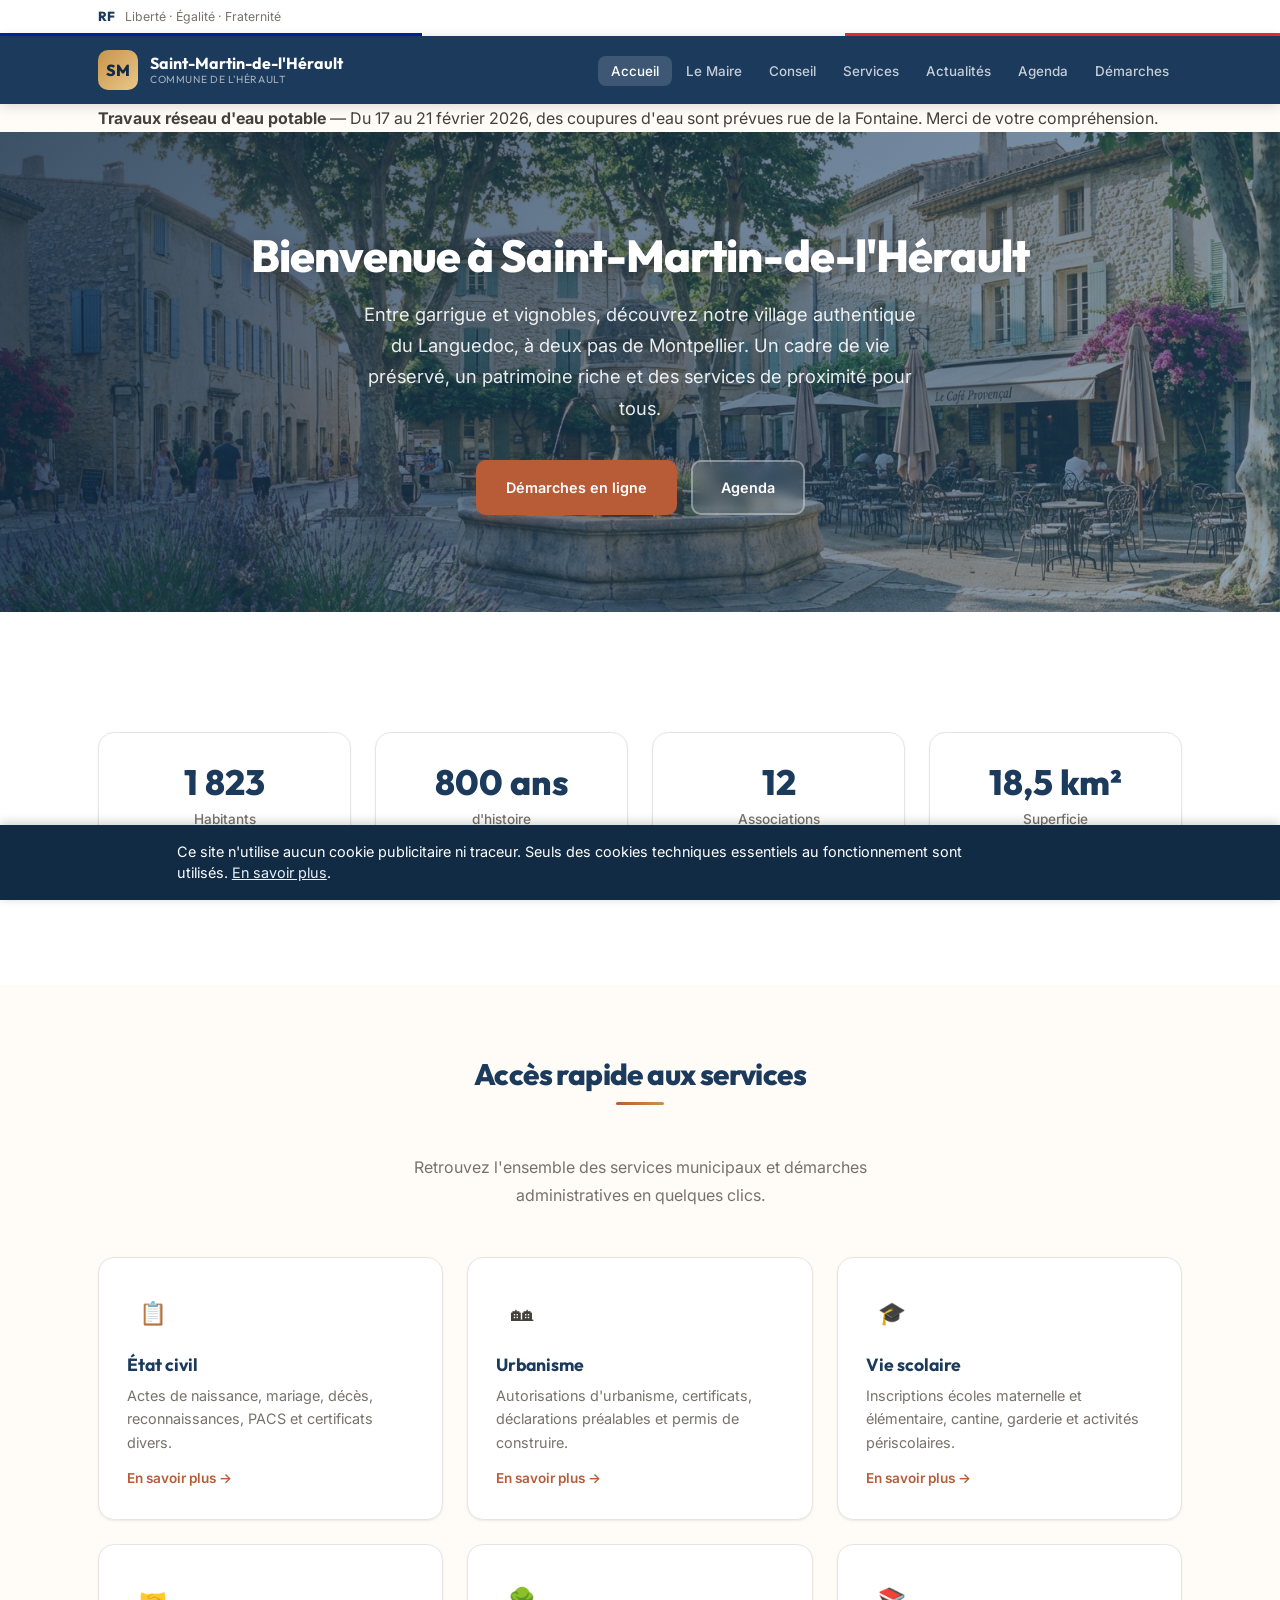
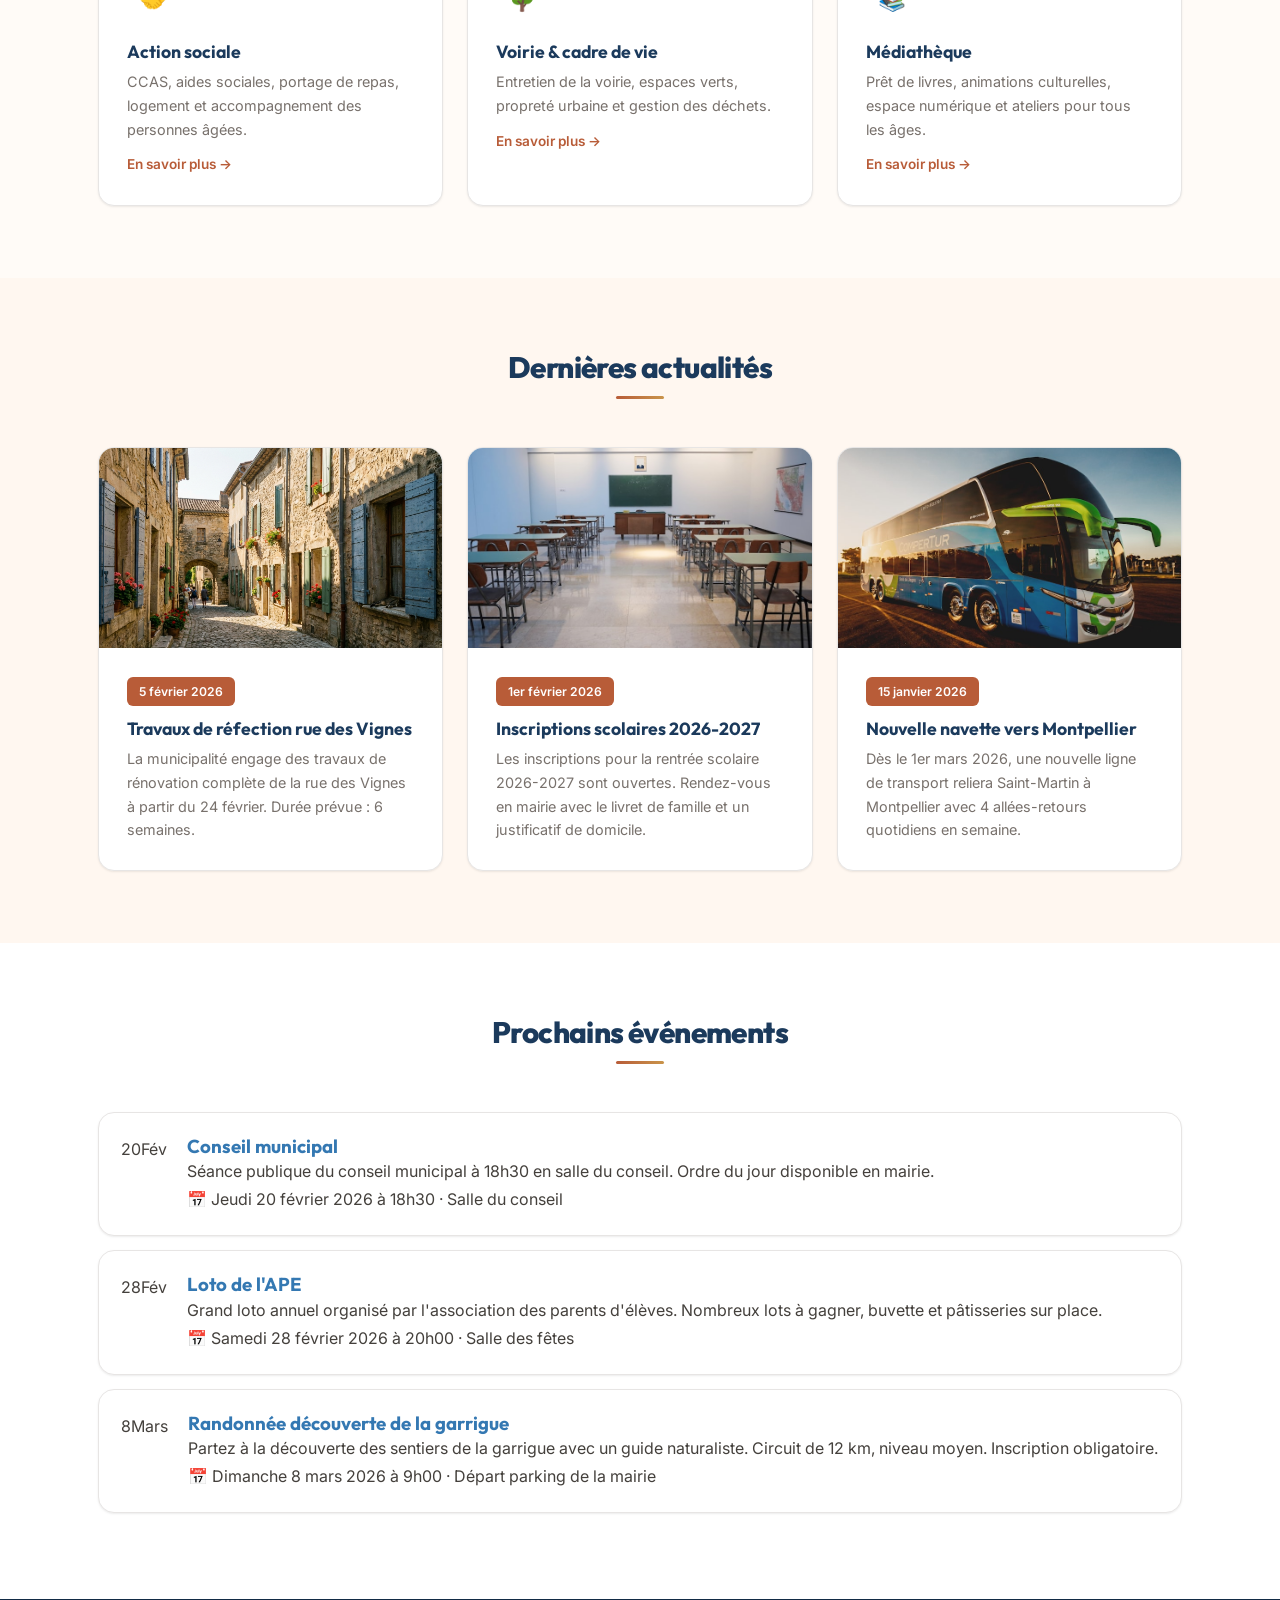
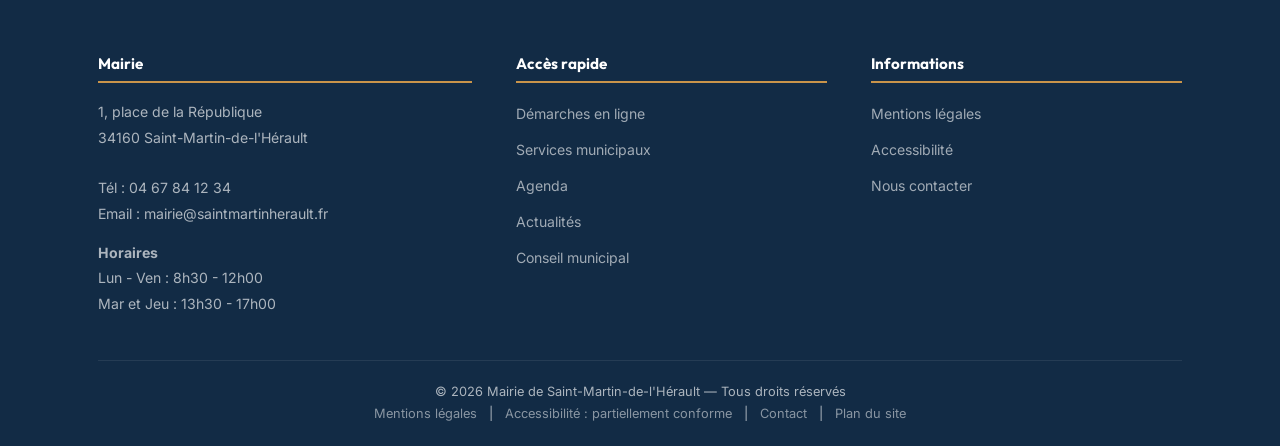
<file: index.html>
<!DOCTYPE html><html lang="fr"><head><meta charset="UTF-8"><meta name="viewport" content="width=device-width, initial-scale=1.0"><title>Mairie de Saint-Martin-de-l'H&eacute;rault &mdash; Site officiel</title><link rel="stylesheet" href="styles.css"></head><body><a href="#contenu" class="skip-link">Aller au contenu principal</a><div class="bandeau-rf"><div class="container"><span class="rf-logo">RF</span> <span class="rf-devise">Libert&eacute; &middot; &Eacute;galit&eacute; &middot; Fraternit&eacute;</span></div></div><header class="site-header" role="banner"><div class="header-main"><div class="site-identity"><div class="blason">SM</div><h1>Saint-Martin-de-l'H&eacute;rault<small>Commune de l'H&eacute;rault</small></h1></div><button class="nav-toggle" aria-label="Menu" aria-expanded="false">&#9776;</button><nav class="nav-main" role="navigation" aria-label="Navigation principale"><ul><li><a href="index.html" aria-current="page">Accueil</a></li><li><a href="mot-du-maire.html">Le Maire</a></li><li><a href="conseil-municipal.html">Conseil</a></li><li><a href="services.html">Services</a></li><li><a href="actualites.html">Actualit&eacute;s</a></li><li><a href="agenda.html">Agenda</a></li><li><a href="demarches.html">D&eacute;marches</a></li></ul></nav></div></header><main id="contenu"><div class="alert"><div class="container"><strong>Travaux r&eacute;seau d'eau potable</strong> &mdash; Du 17 au 21 f&eacute;vrier 2026, des coupures d'eau sont pr&eacute;vues rue de la Fontaine. Merci de votre compr&eacute;hension.</div></div><section class="hero"><div class="hero-bg" style="background-image:url('./images/hero-village.jpg')"></div><div class="hero-content"><div class="container"><h2>Bienvenue &agrave; Saint-Martin-de-l'H&eacute;rault</h2><p>Entre garrigue et vignobles, d&eacute;couvrez notre village authentique du Languedoc, &agrave; deux pas de Montpellier. Un cadre de vie pr&eacute;serv&eacute;, un patrimoine riche et des services de proximit&eacute; pour tous.</p><div class="hero-buttons"><a href="demarches.html" class="btn btn-primary">D&eacute;marches en ligne</a><a href="agenda.html" class="btn btn-outline">Agenda</a></div></div></div></section><section class="section section-alt"><div class="container"><div class="stats-row"><div class="stat-item"><div class="stat-number">1 823</div><div class="stat-label">Habitants</div></div><div class="stat-item"><div class="stat-number">800 ans</div><div class="stat-label">d'histoire</div></div><div class="stat-item"><div class="stat-number">12</div><div class="stat-label">Associations</div></div><div class="stat-item"><div class="stat-number">18,5 km&sup2;</div><div class="stat-label">Superficie</div></div></div></div></section><section class="section"><div class="container"><h2 class="section-title">Acc&egrave;s rapide aux services</h2><hr class="section-divider"><p class="section-subtitle">Retrouvez l'ensemble des services municipaux et d&eacute;marches administratives en quelques clics.</p><div class="cards-grid"><div class="card"><div class="card-body"><div class="card-icon color-blue">&#128203;</div><h3>&Eacute;tat civil</h3><p>Actes de naissance, mariage, d&eacute;c&egrave;s, reconnaissances, PACS et certificats divers.</p><a href="services.html#etat-civil" class="card-link">En savoir plus &rarr;</a></div></div><div class="card"><div class="card-body"><div class="card-icon color-warm">&#127960;</div><h3>Urbanisme</h3><p>Autorisations d'urbanisme, certificats, d&eacute;clarations pr&eacute;alables et permis de construire.</p><a href="services.html#urbanisme" class="card-link">En savoir plus &rarr;</a></div></div><div class="card"><div class="card-body"><div class="card-icon color-ocre">&#127891;</div><h3>Vie scolaire</h3><p>Inscriptions &eacute;coles maternelle et &eacute;l&eacute;mentaire, cantine, garderie et activit&eacute;s p&eacute;riscolaires.</p><a href="services.html#scolaire" class="card-link">En savoir plus &rarr;</a></div></div><div class="card"><div class="card-body"><div class="card-icon color-olive">&#129309;</div><h3>Action sociale</h3><p>CCAS, aides sociales, portage de repas, logement et accompagnement des personnes &acirc;g&eacute;es.</p><a href="services.html#social" class="card-link">En savoir plus &rarr;</a></div></div><div class="card"><div class="card-body"><div class="card-icon color-blue">&#127795;</div><h3>Voirie &amp; cadre de vie</h3><p>Entretien de la voirie, espaces verts, propret&eacute; urbaine et gestion des d&eacute;chets.</p><a href="services.html#voirie" class="card-link">En savoir plus &rarr;</a></div></div><div class="card"><div class="card-body"><div class="card-icon color-warm">&#128218;</div><h3>M&eacute;diath&egrave;que</h3><p>Pr&ecirc;t de livres, animations culturelles, espace num&eacute;rique et ateliers pour tous les &acirc;ges.</p><a href="services.html#mediatheque" class="card-link">En savoir plus &rarr;</a></div></div></div></div></section><section class="section section-warm"><div class="container"><h2 class="section-title">Derni&egrave;res actualit&eacute;s</h2><hr class="section-divider"><div class="cards-grid"><div class="card actu-card"><div class="actu-img"><img src="./images/rue-village.jpg" alt="Travaux de voirie" loading="lazy"></div><div class="card-body"><span class="actu-date">5 f&eacute;vrier 2026</span><h3><a href="actualites.html#travaux-vignes">Travaux de r&eacute;fection rue des Vignes</a></h3><p>La municipalit&eacute; engage des travaux de r&eacute;novation compl&egrave;te de la rue des Vignes &agrave; partir du 24 f&eacute;vrier. Dur&eacute;e pr&eacute;vue&nbsp;: 6 semaines.</p></div></div><div class="card actu-card"><div class="actu-img"><img src="./images/ecole.jpg" alt="&Eacute;cole" loading="lazy"></div><div class="card-body"><span class="actu-date">1er f&eacute;vrier 2026</span><h3><a href="actualites.html#inscriptions-scolaires">Inscriptions scolaires 2026-2027</a></h3><p>Les inscriptions pour la rentr&eacute;e scolaire 2026-2027 sont ouvertes. Rendez-vous en mairie avec le livret de famille et un justificatif de domicile.</p></div></div><div class="card actu-card"><div class="actu-img"><img src="./images/navette.jpg" alt="Transport en commun" loading="lazy"></div><div class="card-body"><span class="actu-date">15 janvier 2026</span><h3><a href="actualites.html#navette-montpellier">Nouvelle navette vers Montpellier</a></h3><p>D&egrave;s le 1er mars 2026, une nouvelle ligne de transport reliera Saint-Martin &agrave; Montpellier avec 4 all&eacute;es-retours quotidiens en semaine.</p></div></div></div></div></section><section class="section section-alt"><div class="container"><h2 class="section-title">Prochains &eacute;v&eacute;nements</h2><hr class="section-divider"><div class="agenda-item"><div class="agenda-date"><span class="agenda-day">20</span><span class="agenda-month">F&eacute;v</span></div><div class="agenda-details"><h3><a href="agenda.html#conseil-20fev">Conseil municipal</a></h3><p>S&eacute;ance publique du conseil municipal &agrave; 18h30 en salle du conseil. Ordre du jour disponible en mairie.</p><p class="agenda-meta">&#128197; Jeudi 20 f&eacute;vrier 2026 &agrave; 18h30 &middot; Salle du conseil</p></div></div><div class="agenda-item"><div class="agenda-date"><span class="agenda-day">28</span><span class="agenda-month">F&eacute;v</span></div><div class="agenda-details"><h3><a href="agenda.html#loto-28fev">Loto de l'APE</a></h3><p>Grand loto annuel organis&eacute; par l'association des parents d'&eacute;l&egrave;ves. Nombreux lots &agrave; gagner, buvette et p&acirc;tisseries sur place.</p><p class="agenda-meta">&#128197; Samedi 28 f&eacute;vrier 2026 &agrave; 20h00 &middot; Salle des f&ecirc;tes</p></div></div><div class="agenda-item"><div class="agenda-date"><span class="agenda-day">8</span><span class="agenda-month">Mars</span></div><div class="agenda-details"><h3><a href="agenda.html#rando-8mars">Randonn&eacute;e d&eacute;couverte de la garrigue</a></h3><p>Partez &agrave; la d&eacute;couverte des sentiers de la garrigue avec un guide naturaliste. Circuit de 12 km, niveau moyen. Inscription obligatoire.</p><p class="agenda-meta">&#128197; Dimanche 8 mars 2026 &agrave; 9h00 &middot; D&eacute;part parking de la mairie</p></div></div></div></section></main><footer class="site-footer" role="contentinfo"><div class="container"><div class="footer-grid"><div class="footer-col"><h4>Mairie</h4><p>1, place de la R&eacute;publique<br>34160 Saint-Martin-de-l'H&eacute;rault<br><br>T&eacute;l&nbsp;: 04 67 84 12 34<br>Email&nbsp;: mairie@saintmartinherault.fr</p><p style="margin-top:14px"><strong>Horaires</strong><br>Lun - Ven&nbsp;: 8h30 - 12h00<br>Mar et Jeu&nbsp;: 13h30 - 17h00</p></div><div class="footer-col"><h4>Acc&egrave;s rapide</h4><ul><li><a href="demarches.html">D&eacute;marches en ligne</a></li><li><a href="services.html">Services municipaux</a></li><li><a href="agenda.html">Agenda</a></li><li><a href="actualites.html">Actualit&eacute;s</a></li><li><a href="conseil-municipal.html">Conseil municipal</a></li></ul></div><div class="footer-col"><h4>Informations</h4><ul><li><a href="mentions-legales.html">Mentions l&eacute;gales</a></li><li><a href="accessibilite.html">Accessibilit&eacute;</a></li><li><a href="demarches.html#contact">Nous contacter</a></li></ul></div></div><div class="footer-bottom"><p>&copy; 2026 Mairie de Saint-Martin-de-l'H&eacute;rault &mdash; Tous droits r&eacute;serv&eacute;s</p><p><a href="mentions-legales.html">Mentions l&eacute;gales</a> | <a href="accessibilite.html">Accessibilit&eacute;&nbsp;: partiellement conforme</a> | <a href="demarches.html#contact">Contact</a> | <a href="sitemap.html">Plan du site</a></p></div></div></footer><div id="cookie-banner" class="cookie-banner" role="region" aria-label="Information cookies" style="display:none"><p>Ce site n'utilise aucun cookie publicitaire ni traceur. Seuls des cookies techniques essentiels au fonctionnement sont utilis&eacute;s. <a href="mentions-legales.html" style="color:var(--bleu-soft);text-decoration:underline">En savoir plus</a>.</p><button class="cookie-btn" type="button">Compris</button></div><script src="main.js"></script></body></html>
</file>
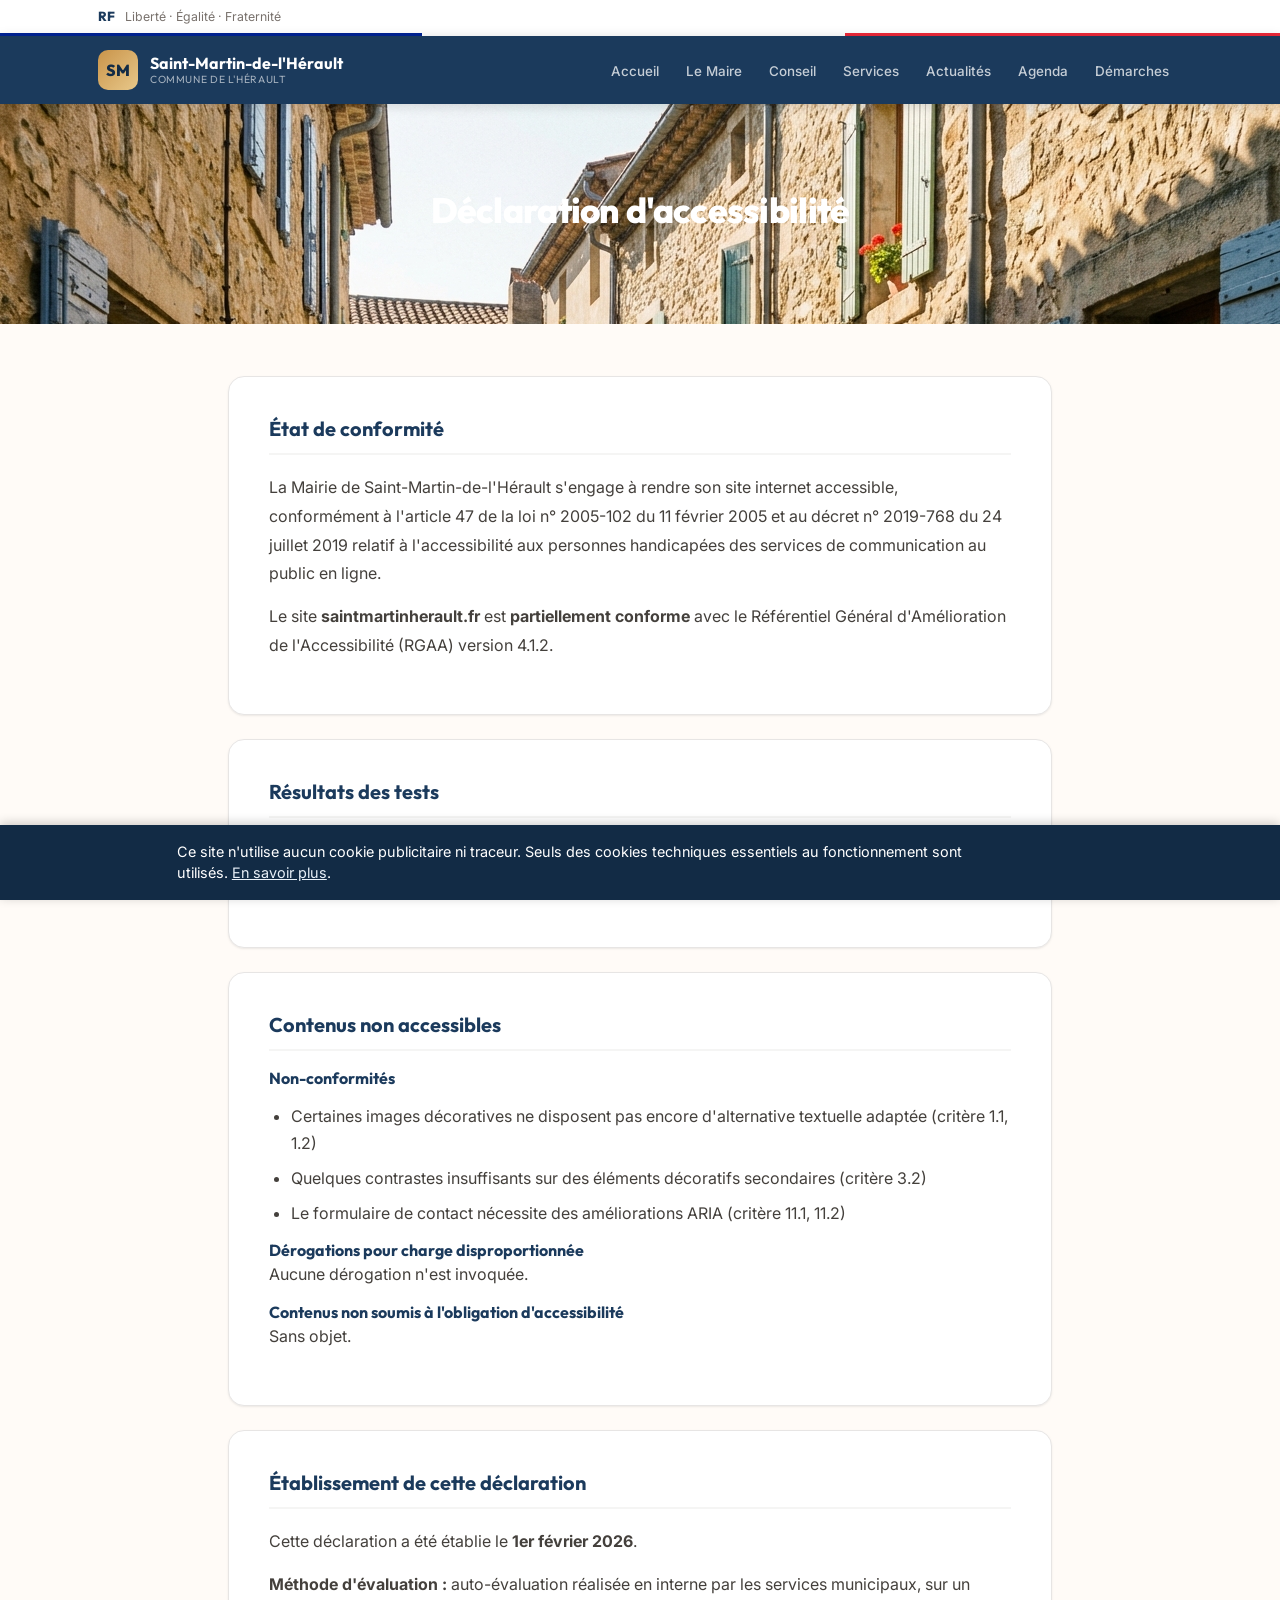
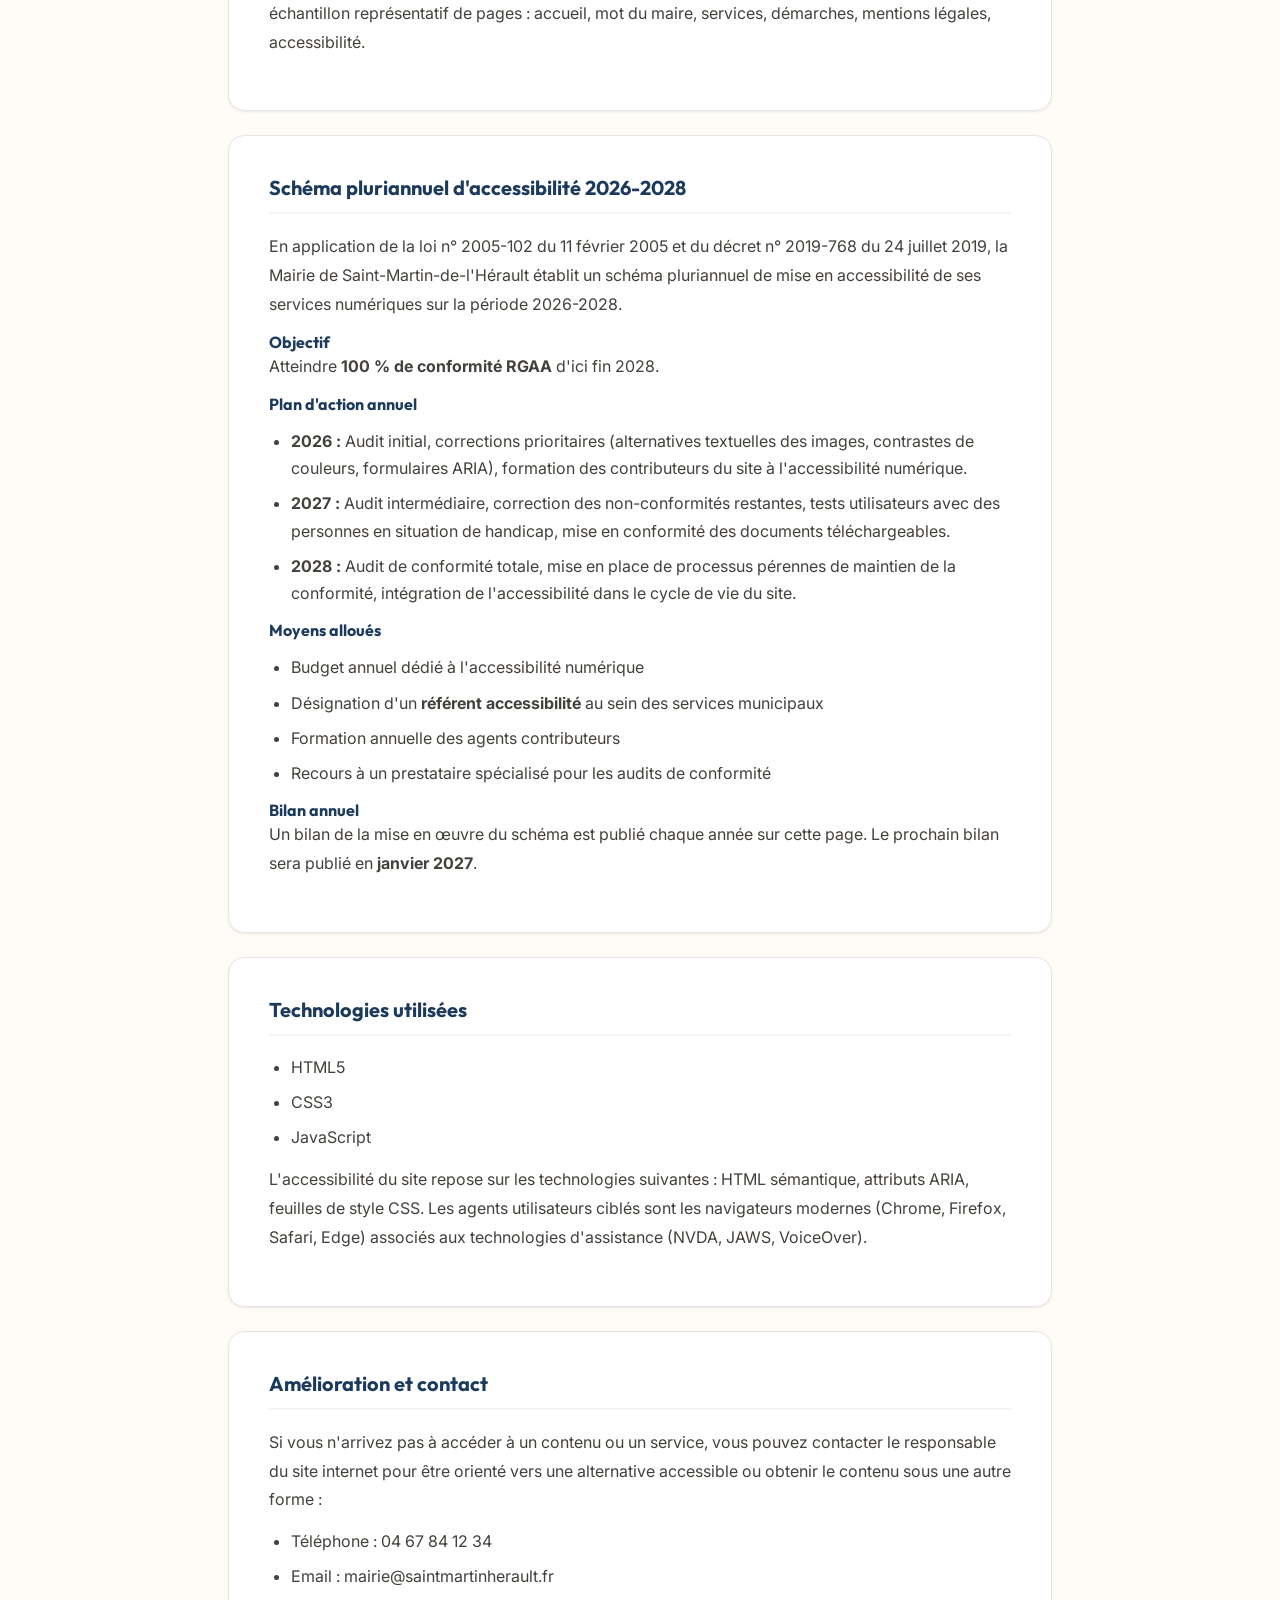
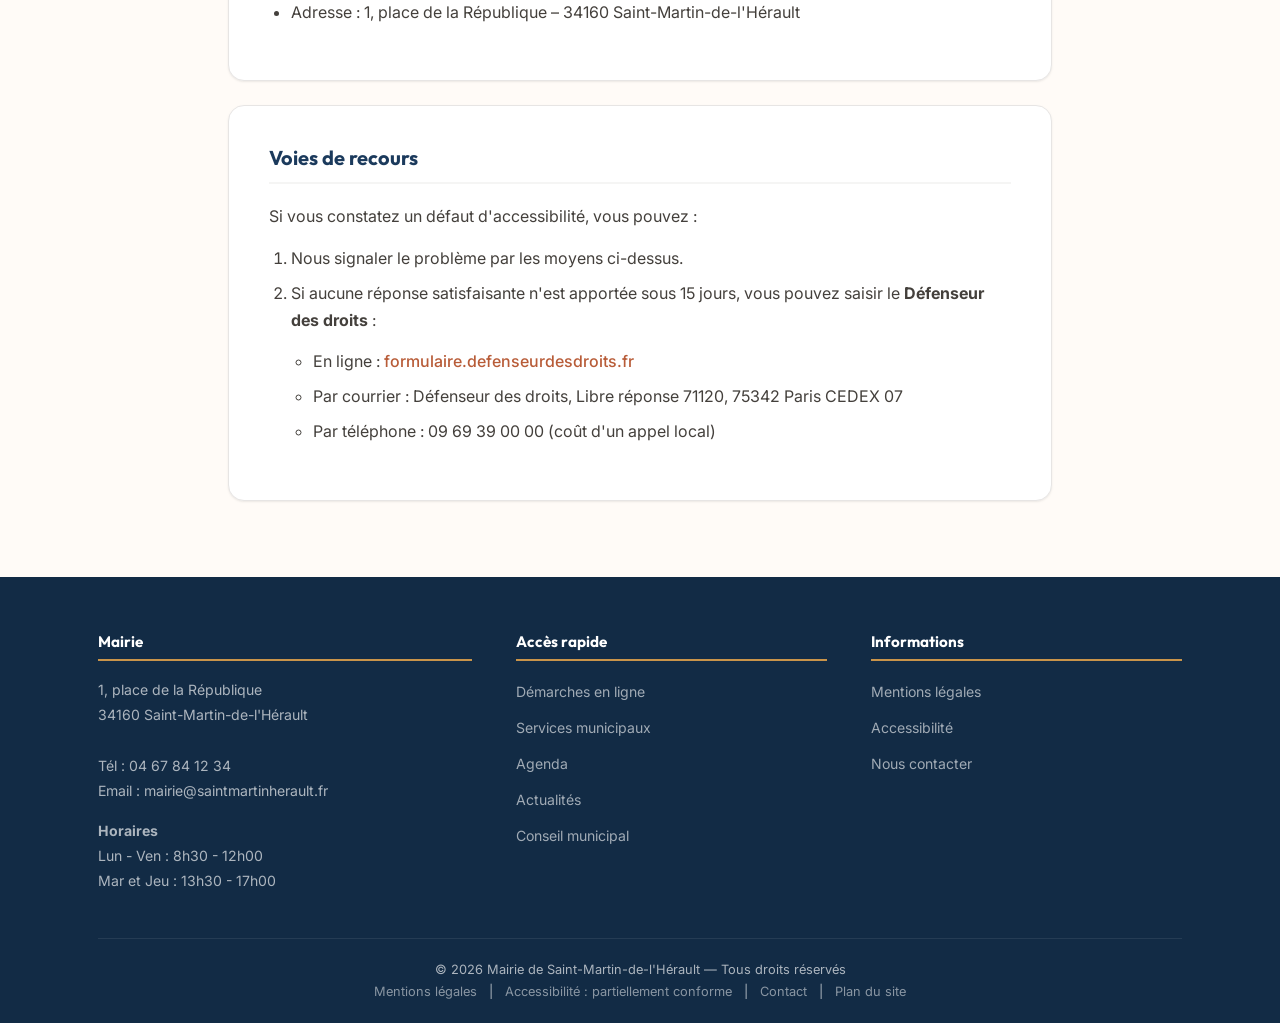
<file: accessibilite.html>
<!DOCTYPE html><html lang="fr"><head><meta charset="UTF-8"><meta name="viewport" content="width=device-width, initial-scale=1.0"><title>Accessibilit&eacute; | Mairie de Saint-Martin-de-l'H&eacute;rault</title><link rel="stylesheet" href="styles.css"></head><body><a href="#contenu" class="skip-link">Aller au contenu principal</a><div class="bandeau-rf"><div class="container"><span class="rf-logo">RF</span> <span class="rf-devise">Libert&eacute; &middot; &Eacute;galit&eacute; &middot; Fraternit&eacute;</span></div></div><header class="site-header" role="banner"><div class="header-main"><div class="site-identity"><div class="blason">SM</div><h1>Saint-Martin-de-l'H&eacute;rault<small>Commune de l'H&eacute;rault</small></h1></div><button class="nav-toggle" aria-label="Menu" aria-expanded="false">&#9776;</button><nav class="nav-main" role="navigation" aria-label="Navigation principale"><ul><li><a href="index.html">Accueil</a></li><li><a href="mot-du-maire.html">Le Maire</a></li><li><a href="conseil-municipal.html">Conseil</a></li><li><a href="services.html">Services</a></li><li><a href="actualites.html">Actualit&eacute;s</a></li><li><a href="agenda.html">Agenda</a></li><li><a href="demarches.html">D&eacute;marches</a></li></ul></nav></div></header><main id="contenu"><div class="page-banner" style="background-image: url('./images/rue-village.jpg');"><div class="banner-content"><h2>D&eacute;claration d'accessibilit&eacute;</h2></div></div><div class="page-content"><div class="container"><div class="content-block"><h3>&Eacute;tat de conformit&eacute;</h3><p>La Mairie de Saint-Martin-de-l'H&eacute;rault s'engage &agrave; rendre son site internet accessible, conform&eacute;ment &agrave; l'article 47 de la loi n&deg;&nbsp;2005-102 du 11 f&eacute;vrier 2005 et au d&eacute;cret n&deg;&nbsp;2019-768 du 24 juillet 2019 relatif &agrave; l'accessibilit&eacute; aux personnes handicap&eacute;es des services de communication au public en ligne.</p><p>Le site <strong>saintmartinherault.fr</strong> est <strong>partiellement conforme</strong> avec le R&eacute;f&eacute;rentiel G&eacute;n&eacute;ral d'Am&eacute;lioration de l'Accessibilit&eacute; (RGAA) version 4.1.2.</p></div><div class="content-block"><h3>R&eacute;sultats des tests</h3><p>L'audit de conformit&eacute; r&eacute;alis&eacute; en f&eacute;vrier 2026 par auto-&eacute;valuation interne r&eacute;v&egrave;le un taux de conformit&eacute; de <strong>85&nbsp;%</strong>.</p></div><div class="content-block"><h3>Contenus non accessibles</h3><h4>Non-conformit&eacute;s</h4><ul><li>Certaines images d&eacute;coratives ne disposent pas encore d'alternative textuelle adapt&eacute;e (crit&egrave;re 1.1, 1.2)</li><li>Quelques contrastes insuffisants sur des &eacute;l&eacute;ments d&eacute;coratifs secondaires (crit&egrave;re 3.2)</li><li>Le formulaire de contact n&eacute;cessite des am&eacute;liorations ARIA (crit&egrave;re 11.1, 11.2)</li></ul><h4>D&eacute;rogations pour charge disproportionn&eacute;e</h4><p>Aucune d&eacute;rogation n'est invoqu&eacute;e.</p><h4>Contenus non soumis &agrave; l'obligation d'accessibilit&eacute;</h4><p>Sans objet.</p></div><div class="content-block"><h3>&Eacute;tablissement de cette d&eacute;claration</h3><p>Cette d&eacute;claration a &eacute;t&eacute; &eacute;tablie le <strong>1er f&eacute;vrier 2026</strong>.</p><p><strong>M&eacute;thode d'&eacute;valuation&nbsp;:</strong> auto-&eacute;valuation r&eacute;alis&eacute;e en interne par les services municipaux, sur un &eacute;chantillon repr&eacute;sentatif de pages&nbsp;: accueil, mot du maire, services, d&eacute;marches, mentions l&eacute;gales, accessibilit&eacute;.</p></div><div class="content-block"><h3>Sch&eacute;ma pluriannuel d'accessibilit&eacute; 2026-2028</h3><p>En application de la loi n&deg;&nbsp;2005-102 du 11 f&eacute;vrier 2005 et du d&eacute;cret n&deg;&nbsp;2019-768 du 24 juillet 2019, la Mairie de Saint-Martin-de-l'H&eacute;rault &eacute;tablit un sch&eacute;ma pluriannuel de mise en accessibilit&eacute; de ses services num&eacute;riques sur la p&eacute;riode 2026-2028.</p><h4>Objectif</h4><p>Atteindre <strong>100&nbsp;% de conformit&eacute; RGAA</strong> d'ici fin 2028.</p><h4>Plan d'action annuel</h4><ul><li><strong>2026&nbsp;:</strong> Audit initial, corrections prioritaires (alternatives textuelles des images, contrastes de couleurs, formulaires ARIA), formation des contributeurs du site &agrave; l'accessibilit&eacute; num&eacute;rique.</li><li><strong>2027&nbsp;:</strong> Audit interm&eacute;diaire, correction des non-conformit&eacute;s restantes, tests utilisateurs avec des personnes en situation de handicap, mise en conformit&eacute; des documents t&eacute;l&eacute;chargeables.</li><li><strong>2028&nbsp;:</strong> Audit de conformit&eacute; totale, mise en place de processus p&eacute;rennes de maintien de la conformit&eacute;, int&eacute;gration de l'accessibilit&eacute; dans le cycle de vie du site.</li></ul><h4>Moyens allou&eacute;s</h4><ul><li>Budget annuel d&eacute;di&eacute; &agrave; l'accessibilit&eacute; num&eacute;rique</li><li>D&eacute;signation d'un <strong>r&eacute;f&eacute;rent accessibilit&eacute;</strong> au sein des services municipaux</li><li>Formation annuelle des agents contributeurs</li><li>Recours &agrave; un prestataire sp&eacute;cialis&eacute; pour les audits de conformit&eacute;</li></ul><h4>Bilan annuel</h4><p>Un bilan de la mise en &oelig;uvre du sch&eacute;ma est publi&eacute; chaque ann&eacute;e sur cette page. Le prochain bilan sera publi&eacute; en <strong>janvier 2027</strong>.</p></div><div class="content-block"><h3>Technologies utilis&eacute;es</h3><ul><li>HTML5</li><li>CSS3</li><li>JavaScript</li></ul><p>L'accessibilit&eacute; du site repose sur les technologies suivantes&nbsp;: HTML s&eacute;mantique, attributs ARIA, feuilles de style CSS. Les agents utilisateurs cibl&eacute;s sont les navigateurs modernes (Chrome, Firefox, Safari, Edge) associ&eacute;s aux technologies d'assistance (NVDA, JAWS, VoiceOver).</p></div><div class="content-block"><h3>Am&eacute;lioration et contact</h3><p>Si vous n'arrivez pas &agrave; acc&eacute;der &agrave; un contenu ou un service, vous pouvez contacter le responsable du site internet pour &ecirc;tre orient&eacute; vers une alternative accessible ou obtenir le contenu sous une autre forme&nbsp;:</p><ul><li>T&eacute;l&eacute;phone&nbsp;: 04 67 84 12 34</li><li>Email&nbsp;: mairie@saintmartinherault.fr</li><li>Adresse&nbsp;: 1, place de la R&eacute;publique &ndash; 34160 Saint-Martin-de-l'H&eacute;rault</li></ul></div><div class="content-block"><h3>Voies de recours</h3><p>Si vous constatez un d&eacute;faut d'accessibilit&eacute;, vous pouvez&nbsp;:</p><ol><li>Nous signaler le probl&egrave;me par les moyens ci-dessus.</li><li>Si aucune r&eacute;ponse satisfaisante n'est apport&eacute;e sous 15 jours, vous pouvez saisir le <strong>D&eacute;fenseur des droits</strong>&nbsp;:<ul><li>En ligne&nbsp;: <a href="https://formulaire.defenseurdesdroits.fr" rel="noopener" target="_blank">formulaire.defenseurdesdroits.fr</a></li><li>Par courrier&nbsp;: D&eacute;fenseur des droits, Libre r&eacute;ponse 71120, 75342 Paris CEDEX 07</li><li>Par t&eacute;l&eacute;phone&nbsp;: 09 69 39 00 00 (co&ucirc;t d'un appel local)</li></ul></li></ol></div></div></div></main><footer class="site-footer" role="contentinfo"><div class="container"><div class="footer-grid"><div class="footer-col"><h4>Mairie</h4><p>1, place de la R&eacute;publique<br>34160 Saint-Martin-de-l'H&eacute;rault<br><br>T&eacute;l&nbsp;: 04 67 84 12 34<br>Email&nbsp;: mairie@saintmartinherault.fr</p><p style="margin-top:14px"><strong>Horaires</strong><br>Lun - Ven&nbsp;: 8h30 - 12h00<br>Mar et Jeu&nbsp;: 13h30 - 17h00</p></div><div class="footer-col"><h4>Acc&egrave;s rapide</h4><ul><li><a href="demarches.html">D&eacute;marches en ligne</a></li><li><a href="services.html">Services municipaux</a></li><li><a href="agenda.html">Agenda</a></li><li><a href="actualites.html">Actualit&eacute;s</a></li><li><a href="conseil-municipal.html">Conseil municipal</a></li></ul></div><div class="footer-col"><h4>Informations</h4><ul><li><a href="mentions-legales.html">Mentions l&eacute;gales</a></li><li><a href="accessibilite.html">Accessibilit&eacute;</a></li><li><a href="demarches.html#contact">Nous contacter</a></li></ul></div></div><div class="footer-bottom"><p>&copy; 2026 Mairie de Saint-Martin-de-l'H&eacute;rault &mdash; Tous droits r&eacute;serv&eacute;s</p><p><a href="mentions-legales.html">Mentions l&eacute;gales</a> | <a href="accessibilite.html">Accessibilit&eacute;&nbsp;: partiellement conforme</a> | <a href="demarches.html#contact">Contact</a> | <a href="sitemap.html">Plan du site</a></p></div></div></footer><div id="cookie-banner" class="cookie-banner" role="region" aria-label="Information cookies" style="display:none"><p>Ce site n'utilise aucun cookie publicitaire ni traceur. Seuls des cookies techniques essentiels au fonctionnement sont utilis&eacute;s. <a href="mentions-legales.html" style="color:var(--bleu-soft);text-decoration:underline">En savoir plus</a>.</p><button class="cookie-btn" type="button">Compris</button></div><script src="main.js"></script></body></html>
</file>
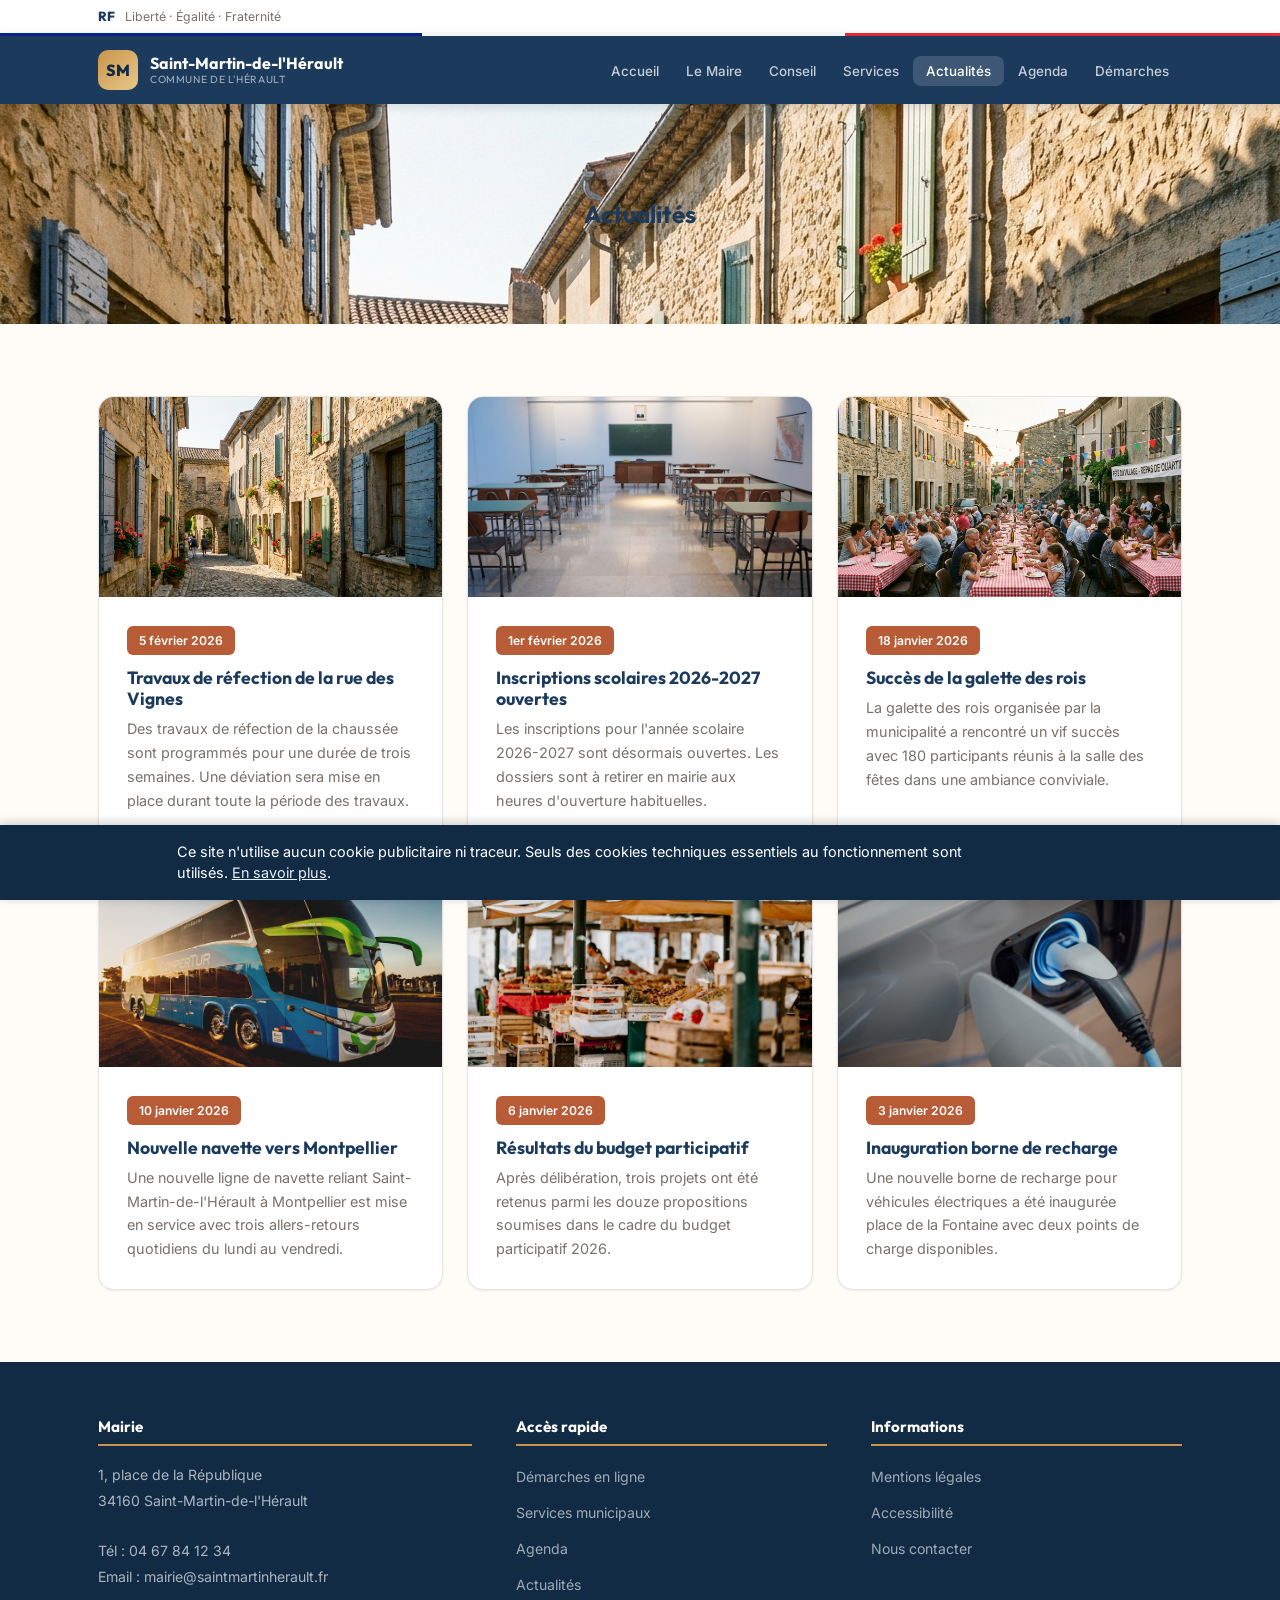
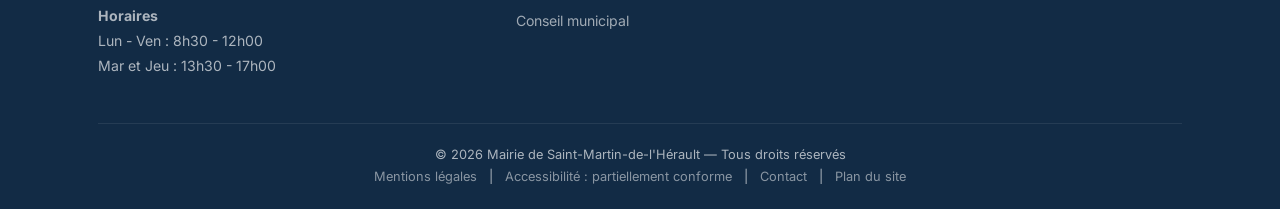
<file: actualites.html>
<!DOCTYPE html><html lang="fr"><head><meta charset="UTF-8"><meta name="viewport" content="width=device-width, initial-scale=1.0"><title>Actualit&eacute;s | Mairie de Saint-Martin-de-l'H&eacute;rault</title><link rel="stylesheet" href="styles.css"></head><body><a href="#contenu" class="skip-link">Aller au contenu principal</a><div class="bandeau-rf"><div class="container"><span class="rf-logo">RF</span> <span class="rf-devise">Libert&eacute; &middot; &Eacute;galit&eacute; &middot; Fraternit&eacute;</span></div></div><header class="site-header" role="banner"><div class="header-main"><div class="site-identity"><div class="blason">SM</div><h1>Saint-Martin-de-l'H&eacute;rault<small>Commune de l'H&eacute;rault</small></h1></div><button class="nav-toggle" aria-label="Menu" aria-expanded="false">&#9776;</button><nav class="nav-main" role="navigation" aria-label="Navigation principale"><ul><li><a href="index.html">Accueil</a></li><li><a href="mot-du-maire.html">Le Maire</a></li><li><a href="conseil-municipal.html">Conseil</a></li><li><a href="services.html">Services</a></li><li><a href="actualites.html" aria-current="page">Actualit&eacute;s</a></li><li><a href="agenda.html">Agenda</a></li><li><a href="demarches.html">D&eacute;marches</a></li></ul></nav></div></header><main id="contenu"><section class="page-banner" style="background-image:url('./images/rue-village.jpg')"><div class="banner-content"><h1>Actualit&eacute;s</h1></div></section><section class="section"><div class="container"><div class="cards-grid"><div class="card actu-card"><div class="actu-img"><img src="./images/rue-village.jpg" alt="Travaux de voirie" loading="lazy"></div><div class="card-body"><span class="actu-date">5 f&eacute;vrier 2026</span><h3><a href="#">Travaux de r&eacute;fection de la rue des Vignes</a></h3><p>Des travaux de r&eacute;fection de la chauss&eacute;e sont programm&eacute;s pour une dur&eacute;e de trois semaines. Une d&eacute;viation sera mise en place durant toute la p&eacute;riode des travaux.</p></div></div><div class="card actu-card"><div class="actu-img"><img src="./images/ecole.jpg" alt="Inscriptions scolaires" loading="lazy"></div><div class="card-body"><span class="actu-date">1er f&eacute;vrier 2026</span><h3><a href="#">Inscriptions scolaires 2026-2027 ouvertes</a></h3><p>Les inscriptions pour l'ann&eacute;e scolaire 2026-2027 sont d&eacute;sormais ouvertes. Les dossiers sont &agrave; retirer en mairie aux heures d'ouverture habituelles.</p></div></div><div class="card actu-card"><div class="actu-img"><img src="./images/fete-village.jpg" alt="Galette des rois" loading="lazy"></div><div class="card-body"><span class="actu-date">18 janvier 2026</span><h3><a href="#">Succ&egrave;s de la galette des rois</a></h3><p>La galette des rois organis&eacute;e par la municipalit&eacute; a rencontr&eacute; un vif succ&egrave;s avec 180 participants r&eacute;unis &agrave; la salle des f&ecirc;tes dans une ambiance conviviale.</p></div></div><div class="card actu-card"><div class="actu-img"><img src="./images/navette.jpg" alt="Navette transport" loading="lazy"></div><div class="card-body"><span class="actu-date">10 janvier 2026</span><h3><a href="#">Nouvelle navette vers Montpellier</a></h3><p>Une nouvelle ligne de navette reliant Saint-Martin-de-l'H&eacute;rault &agrave; Montpellier est mise en service avec trois allers-retours quotidiens du lundi au vendredi.</p></div></div><div class="card actu-card"><div class="actu-img"><img src="./images/marche.jpg" alt="Budget participatif" loading="lazy"></div><div class="card-body"><span class="actu-date">6 janvier 2026</span><h3><a href="#">R&eacute;sultats du budget participatif</a></h3><p>Apr&egrave;s d&eacute;lib&eacute;ration, trois projets ont &eacute;t&eacute; retenus parmi les douze propositions soumises dans le cadre du budget participatif 2026.</p></div></div><div class="card actu-card"><div class="actu-img"><img src="./images/borne-recharge.jpg" alt="Borne de recharge" loading="lazy"></div><div class="card-body"><span class="actu-date">3 janvier 2026</span><h3><a href="#">Inauguration borne de recharge</a></h3><p>Une nouvelle borne de recharge pour v&eacute;hicules &eacute;lectriques a &eacute;t&eacute; inaugur&eacute;e place de la Fontaine avec deux points de charge disponibles.</p></div></div></div></div></section></main><footer class="site-footer" role="contentinfo"><div class="container"><div class="footer-grid"><div class="footer-col"><h4>Mairie</h4><p>1, place de la R&eacute;publique<br>34160 Saint-Martin-de-l'H&eacute;rault<br><br>T&eacute;l&nbsp;: 04 67 84 12 34<br>Email&nbsp;: mairie@saintmartinherault.fr</p><p style="margin-top:14px"><strong>Horaires</strong><br>Lun - Ven&nbsp;: 8h30 - 12h00<br>Mar et Jeu&nbsp;: 13h30 - 17h00</p></div><div class="footer-col"><h4>Acc&egrave;s rapide</h4><ul><li><a href="demarches.html">D&eacute;marches en ligne</a></li><li><a href="services.html">Services municipaux</a></li><li><a href="agenda.html">Agenda</a></li><li><a href="actualites.html">Actualit&eacute;s</a></li><li><a href="conseil-municipal.html">Conseil municipal</a></li></ul></div><div class="footer-col"><h4>Informations</h4><ul><li><a href="mentions-legales.html">Mentions l&eacute;gales</a></li><li><a href="accessibilite.html">Accessibilit&eacute;</a></li><li><a href="demarches.html#contact">Nous contacter</a></li></ul></div></div><div class="footer-bottom"><p>&copy; 2026 Mairie de Saint-Martin-de-l'H&eacute;rault &mdash; Tous droits r&eacute;serv&eacute;s</p><p><a href="mentions-legales.html">Mentions l&eacute;gales</a> | <a href="accessibilite.html">Accessibilit&eacute;&nbsp;: partiellement conforme</a> | <a href="demarches.html#contact">Contact</a> | <a href="sitemap.html">Plan du site</a></p></div></div></footer><div id="cookie-banner" class="cookie-banner" role="region" aria-label="Information cookies" style="display:none"><p>Ce site n'utilise aucun cookie publicitaire ni traceur. Seuls des cookies techniques essentiels au fonctionnement sont utilis&eacute;s. <a href="mentions-legales.html" style="color:var(--bleu-soft);text-decoration:underline">En savoir plus</a>.</p><button class="cookie-btn" type="button">Compris</button></div><script src="main.js"></script></body></html>
</file>
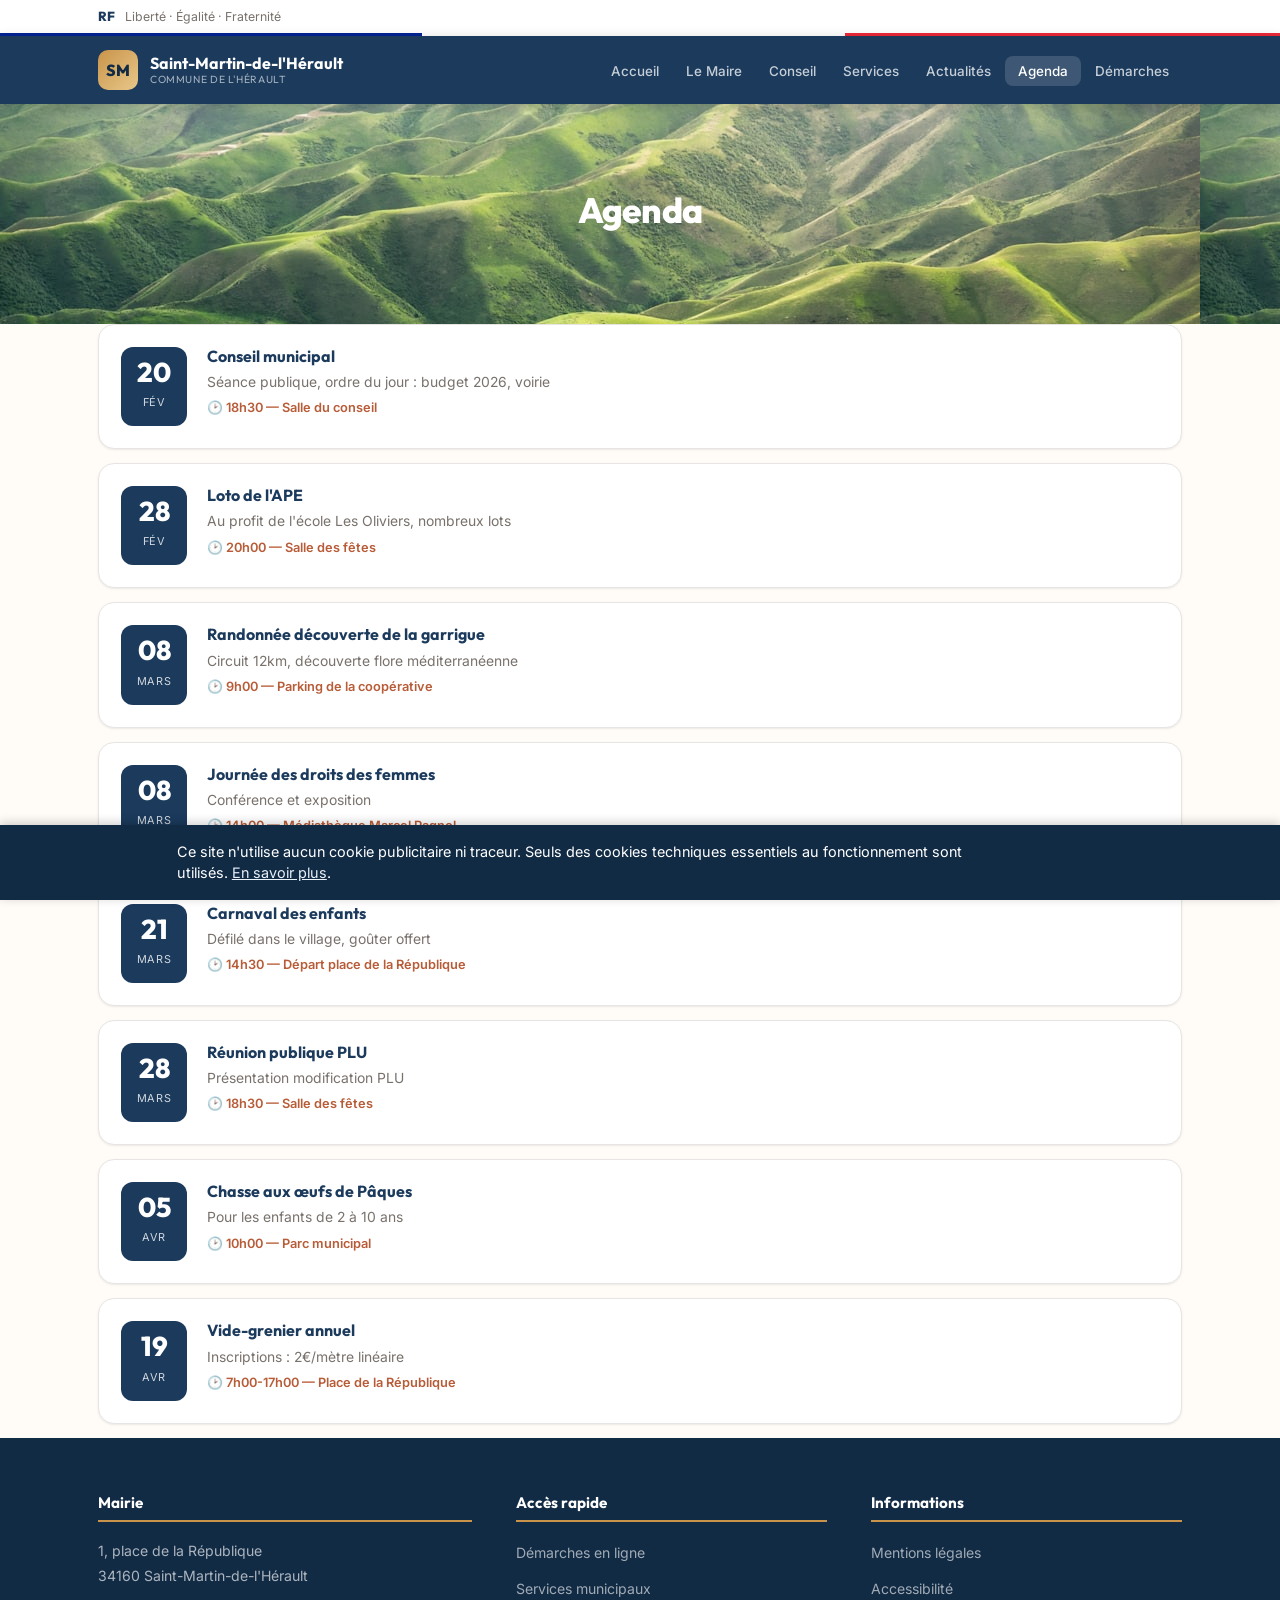
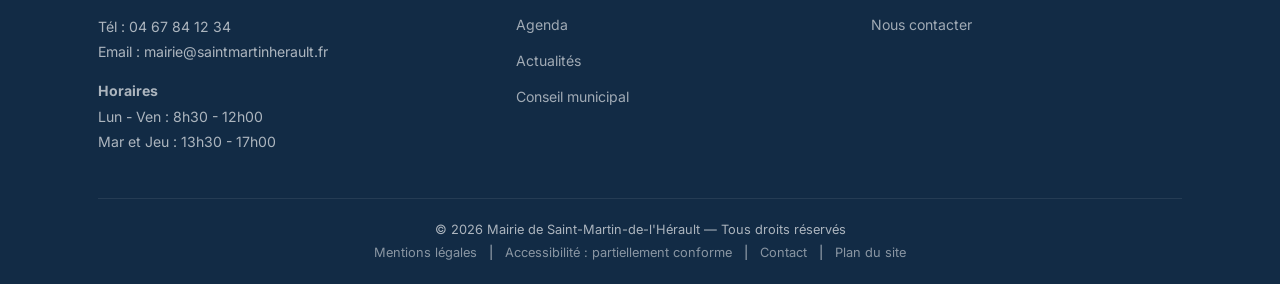
<file: agenda.html>
<!DOCTYPE html><html lang="fr"><head><meta charset="UTF-8"><meta name="viewport" content="width=device-width, initial-scale=1.0"><link rel="stylesheet" href="styles.css"><title>Agenda | Mairie de Saint-Martin-de-l'H&eacute;rault</title></head><body><a href="#contenu" class="skip-link">Aller au contenu principal</a><div class="bandeau-rf"><div class="container"><span class="rf-logo">RF</span> <span class="rf-devise">Libert&eacute; &middot; &Eacute;galit&eacute; &middot; Fraternit&eacute;</span></div></div><header class="site-header" role="banner"><div class="header-main"><div class="site-identity"><div class="blason">SM</div><h1>Saint-Martin-de-l'H&eacute;rault<small>Commune de l'H&eacute;rault</small></h1></div><button class="nav-toggle" aria-label="Menu" aria-expanded="false">&#9776;</button><nav class="nav-main" role="navigation" aria-label="Navigation principale"><ul><li><a href="index.html">Accueil</a></li><li><a href="mot-du-maire.html">Le Maire</a></li><li><a href="conseil-municipal.html">Conseil</a></li><li><a href="services.html">Services</a></li><li><a href="actualites.html">Actualit&eacute;s</a></li><li><a href="agenda.html" aria-current="page">Agenda</a></li><li><a href="demarches.html">D&eacute;marches</a></li></ul></nav></div></header><main id="contenu" role="main"><div class="page-banner" style="background-image:url('./images/garrigue.jpg')"><div class="banner-content"><h2>Agenda</h2></div></div><div class="container"><div class="content-section"><div class="agenda-item"><div class="agenda-date-box"><span class="day">20</span><span class="month">F&Eacute;V</span></div><div class="agenda-info"><h4>Conseil municipal</h4><p>S&eacute;ance publique, ordre du jour&nbsp;: budget 2026, voirie</p><p class="agenda-time">&#128337; 18h30 &mdash; Salle du conseil</p></div></div><div class="agenda-item"><div class="agenda-date-box"><span class="day">28</span><span class="month">F&Eacute;V</span></div><div class="agenda-info"><h4>Loto de l'APE</h4><p>Au profit de l'&eacute;cole Les Oliviers, nombreux lots</p><p class="agenda-time">&#128337; 20h00 &mdash; Salle des f&ecirc;tes</p></div></div><div class="agenda-item"><div class="agenda-date-box"><span class="day">08</span><span class="month">MARS</span></div><div class="agenda-info"><h4>Randonn&eacute;e d&eacute;couverte de la garrigue</h4><p>Circuit 12km, d&eacute;couverte flore m&eacute;diterran&eacute;enne</p><p class="agenda-time">&#128337; 9h00 &mdash; Parking de la coop&eacute;rative</p></div></div><div class="agenda-item"><div class="agenda-date-box"><span class="day">08</span><span class="month">MARS</span></div><div class="agenda-info"><h4>Journ&eacute;e des droits des femmes</h4><p>Conf&eacute;rence et exposition</p><p class="agenda-time">&#128337; 14h00 &mdash; M&eacute;diath&egrave;que Marcel Pagnol</p></div></div><div class="agenda-item"><div class="agenda-date-box"><span class="day">21</span><span class="month">MARS</span></div><div class="agenda-info"><h4>Carnaval des enfants</h4><p>D&eacute;fil&eacute; dans le village, go&ucirc;ter offert</p><p class="agenda-time">&#128337; 14h30 &mdash; D&eacute;part place de la R&eacute;publique</p></div></div><div class="agenda-item"><div class="agenda-date-box"><span class="day">28</span><span class="month">MARS</span></div><div class="agenda-info"><h4>R&eacute;union publique PLU</h4><p>Pr&eacute;sentation modification PLU</p><p class="agenda-time">&#128337; 18h30 &mdash; Salle des f&ecirc;tes</p></div></div><div class="agenda-item"><div class="agenda-date-box"><span class="day">05</span><span class="month">AVR</span></div><div class="agenda-info"><h4>Chasse aux &oelig;ufs de P&acirc;ques</h4><p>Pour les enfants de 2 &agrave; 10 ans</p><p class="agenda-time">&#128337; 10h00 &mdash; Parc municipal</p></div></div><div class="agenda-item"><div class="agenda-date-box"><span class="day">19</span><span class="month">AVR</span></div><div class="agenda-info"><h4>Vide-grenier annuel</h4><p>Inscriptions&nbsp;: 2&euro;/m&egrave;tre lin&eacute;aire</p><p class="agenda-time">&#128337; 7h00-17h00 &mdash; Place de la R&eacute;publique</p></div></div></div></div></main><footer class="site-footer" role="contentinfo"><div class="container"><div class="footer-grid"><div class="footer-col"><h4>Mairie</h4><p>1, place de la R&eacute;publique<br>34160 Saint-Martin-de-l'H&eacute;rault<br><br>T&eacute;l&nbsp;: 04 67 84 12 34<br>Email&nbsp;: mairie@saintmartinherault.fr</p><p style="margin-top:14px"><strong>Horaires</strong><br>Lun - Ven&nbsp;: 8h30 - 12h00<br>Mar et Jeu&nbsp;: 13h30 - 17h00</p></div><div class="footer-col"><h4>Acc&egrave;s rapide</h4><ul><li><a href="demarches.html">D&eacute;marches en ligne</a></li><li><a href="services.html">Services municipaux</a></li><li><a href="agenda.html">Agenda</a></li><li><a href="actualites.html">Actualit&eacute;s</a></li><li><a href="conseil-municipal.html">Conseil municipal</a></li></ul></div><div class="footer-col"><h4>Informations</h4><ul><li><a href="mentions-legales.html">Mentions l&eacute;gales</a></li><li><a href="accessibilite.html">Accessibilit&eacute;</a></li><li><a href="demarches.html#contact">Nous contacter</a></li></ul></div></div><div class="footer-bottom"><p>&copy; 2026 Mairie de Saint-Martin-de-l'H&eacute;rault &mdash; Tous droits r&eacute;serv&eacute;s</p><p><a href="mentions-legales.html">Mentions l&eacute;gales</a> | <a href="accessibilite.html">Accessibilit&eacute;&nbsp;: partiellement conforme</a> | <a href="demarches.html#contact">Contact</a> | <a href="sitemap.html">Plan du site</a></p></div></div></footer><div id="cookie-banner" class="cookie-banner" role="region" aria-label="Information cookies" style="display:none"><p>Ce site n'utilise aucun cookie publicitaire ni traceur. Seuls des cookies techniques essentiels au fonctionnement sont utilis&eacute;s. <a href="mentions-legales.html" style="color:var(--bleu-soft);text-decoration:underline">En savoir plus</a>.</p><button class="cookie-btn" type="button">Compris</button></div><script src="main.js"></script></body></html>
</file>
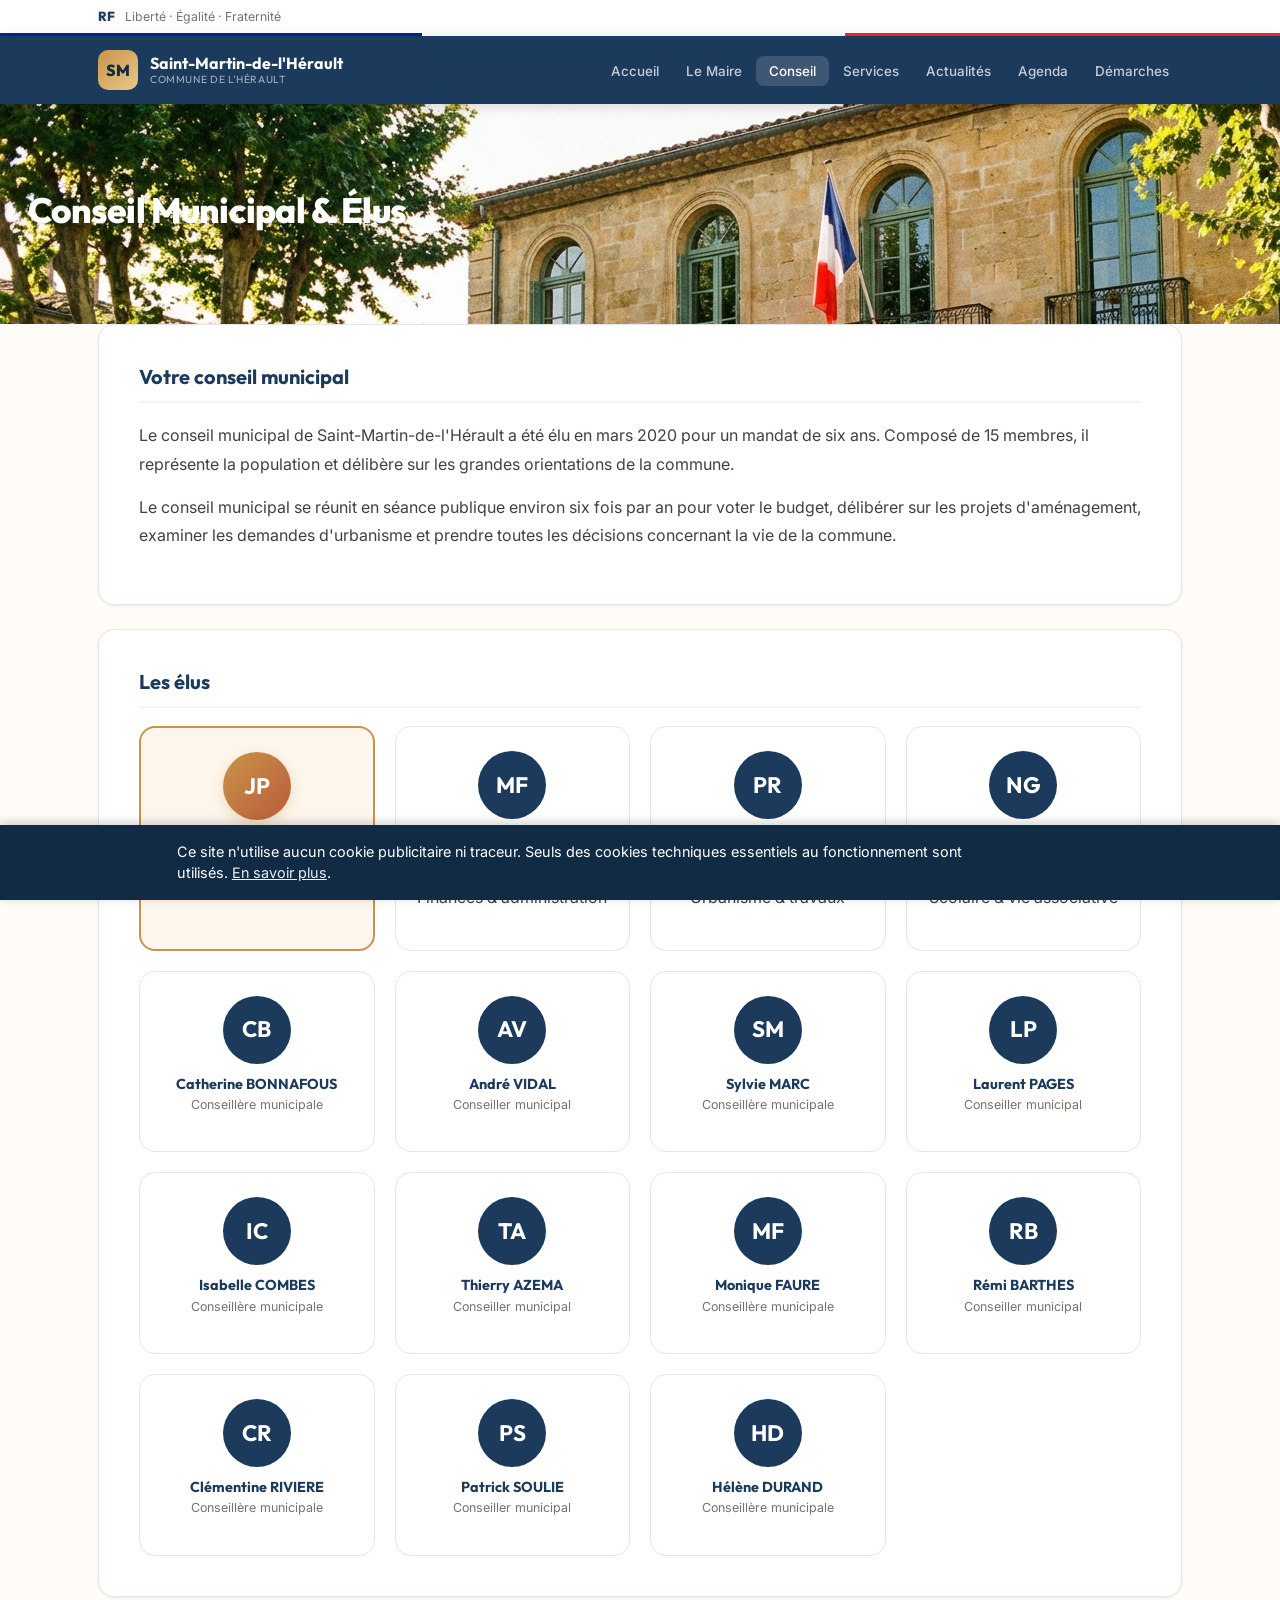
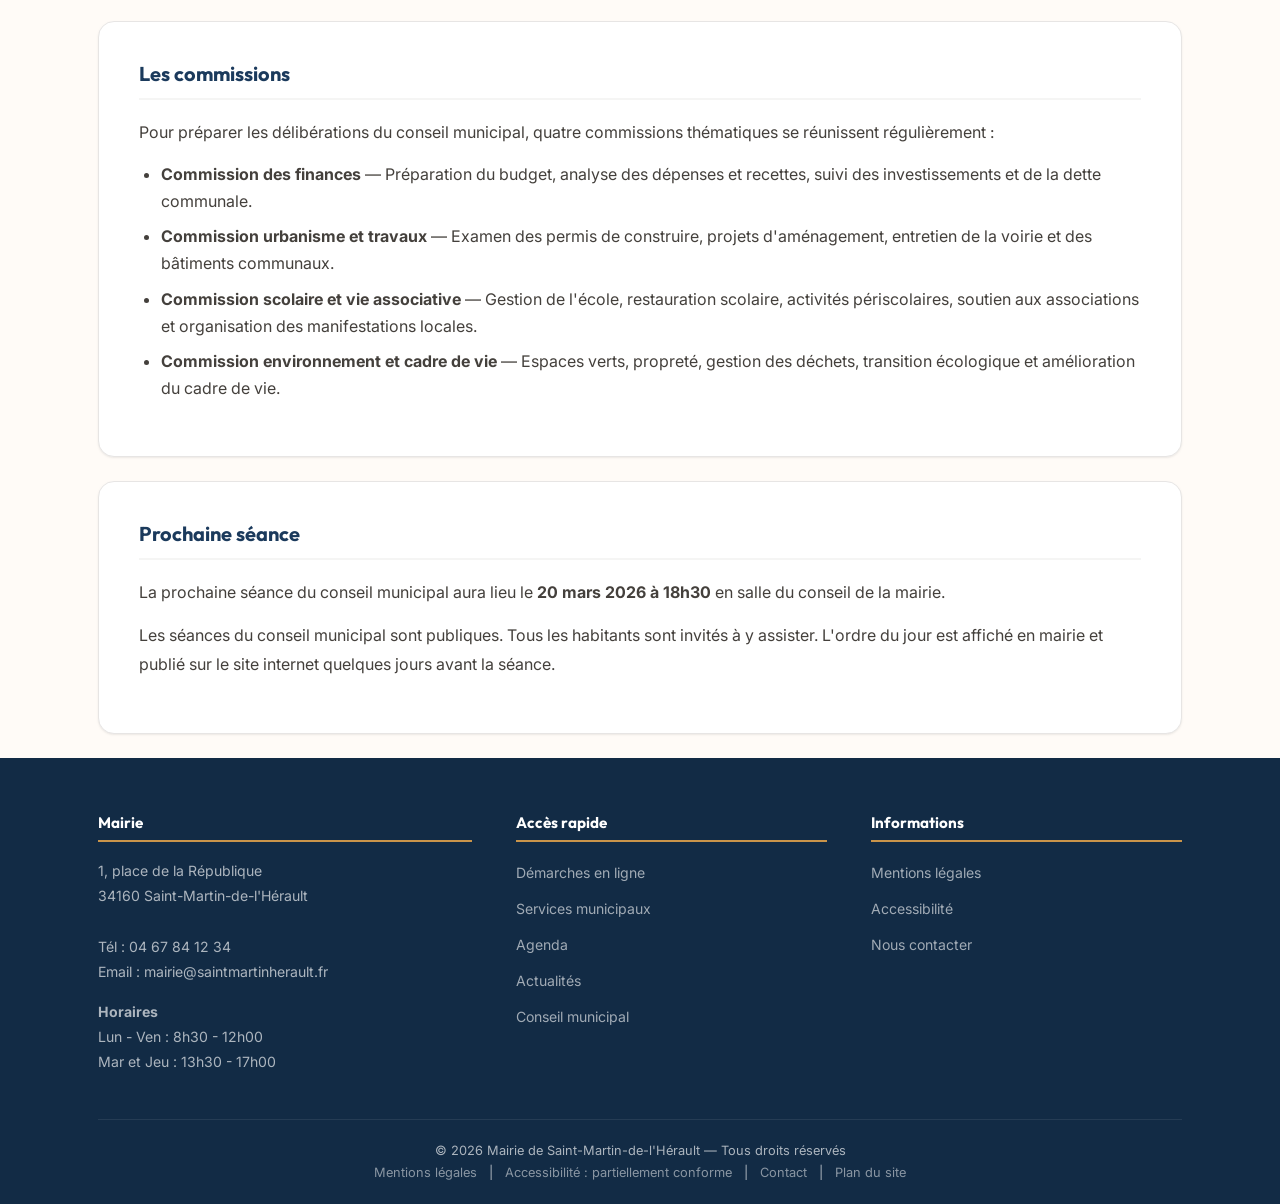
<file: conseil-municipal.html>
<!DOCTYPE html><html lang="fr"><head><meta charset="UTF-8"><meta name="viewport" content="width=device-width, initial-scale=1.0"><link rel="stylesheet" href="styles.css"><title>Conseil Municipal | Mairie de Saint-Martin-de-l'H&eacute;rault</title></head><body><a href="#contenu" class="skip-link">Aller au contenu principal</a><div class="bandeau-rf"><div class="container"><span class="rf-logo">RF</span> <span class="rf-devise">Libert&eacute; &middot; &Eacute;galit&eacute; &middot; Fraternit&eacute;</span></div></div><header class="site-header" role="banner"><div class="header-main"><div class="site-identity"><div class="blason">SM</div><h1>Saint-Martin-de-l'H&eacute;rault<small>Commune de l'H&eacute;rault</small></h1></div><button class="nav-toggle" aria-label="Menu" aria-expanded="false">&#9776;</button><nav class="nav-main" role="navigation" aria-label="Navigation principale"><ul><li><a href="index.html">Accueil</a></li><li><a href="mot-du-maire.html">Le Maire</a></li><li><a href="conseil-municipal.html" aria-current="page">Conseil</a></li><li><a href="services.html">Services</a></li><li><a href="actualites.html">Actualit&eacute;s</a></li><li><a href="agenda.html">Agenda</a></li><li><a href="demarches.html">D&eacute;marches</a></li></ul></nav></div></header><main id="contenu" role="main"><div class="page-banner" style="background-image: url('./images/mairie.jpg')"><div class="page-banner-overlay"><div class="container"><h2>Conseil Municipal &amp; &Eacute;lus</h2></div></div></div><div class="container"><div class="content-block"><h3>Votre conseil municipal</h3><p>Le conseil municipal de Saint-Martin-de-l'H&eacute;rault a &eacute;t&eacute; &eacute;lu en mars 2020 pour un mandat de six ans. Compos&eacute; de 15 membres, il repr&eacute;sente la population et d&eacute;lib&egrave;re sur les grandes orientations de la commune.</p><p>Le conseil municipal se r&eacute;unit en s&eacute;ance publique environ six fois par an pour voter le budget, d&eacute;lib&eacute;rer sur les projets d'am&eacute;nagement, examiner les demandes d'urbanisme et prendre toutes les d&eacute;cisions concernant la vie de la commune.</p></div><div class="content-block"><h3>Les &eacute;lus</h3><div class="elus-grid"><div class="elu-card elu-maire"><div class="elu-avatar">JP</div><h4>Jean-Pierre DELMAS</h4><p class="elu-role">Maire</p></div><div class="elu-card"><div class="elu-avatar">MF</div><h4>Marie FABRE</h4><p class="elu-role">1&egrave;re Adjointe</p><p>Finances &amp; administration</p></div><div class="elu-card"><div class="elu-avatar">PR</div><h4>Philippe ROUSSEL</h4><p class="elu-role">2&egrave;me Adjoint</p><p>Urbanisme &amp; travaux</p></div><div class="elu-card"><div class="elu-avatar">NG</div><h4>Nathalie GARCIA</h4><p class="elu-role">3&egrave;me Adjointe</p><p>Scolaire &amp; vie associative</p></div><div class="elu-card"><div class="elu-avatar">CB</div><h4>Catherine BONNAFOUS</h4><p class="elu-role">Conseill&egrave;re municipale</p></div><div class="elu-card"><div class="elu-avatar">AV</div><h4>Andr&eacute; VIDAL</h4><p class="elu-role">Conseiller municipal</p></div><div class="elu-card"><div class="elu-avatar">SM</div><h4>Sylvie MARC</h4><p class="elu-role">Conseill&egrave;re municipale</p></div><div class="elu-card"><div class="elu-avatar">LP</div><h4>Laurent PAGES</h4><p class="elu-role">Conseiller municipal</p></div><div class="elu-card"><div class="elu-avatar">IC</div><h4>Isabelle COMBES</h4><p class="elu-role">Conseill&egrave;re municipale</p></div><div class="elu-card"><div class="elu-avatar">TA</div><h4>Thierry AZEMA</h4><p class="elu-role">Conseiller municipal</p></div><div class="elu-card"><div class="elu-avatar">MF</div><h4>Monique FAURE</h4><p class="elu-role">Conseill&egrave;re municipale</p></div><div class="elu-card"><div class="elu-avatar">RB</div><h4>R&eacute;mi BARTHES</h4><p class="elu-role">Conseiller municipal</p></div><div class="elu-card"><div class="elu-avatar">CR</div><h4>Cl&eacute;mentine RIVIERE</h4><p class="elu-role">Conseill&egrave;re municipale</p></div><div class="elu-card"><div class="elu-avatar">PS</div><h4>Patrick SOULIE</h4><p class="elu-role">Conseiller municipal</p></div><div class="elu-card"><div class="elu-avatar">HD</div><h4>H&eacute;l&egrave;ne DURAND</h4><p class="elu-role">Conseill&egrave;re municipale</p></div></div></div><div class="content-block"><h3>Les commissions</h3><p>Pour pr&eacute;parer les d&eacute;lib&eacute;rations du conseil municipal, quatre commissions th&eacute;matiques se r&eacute;unissent r&eacute;guli&egrave;rement :</p><ul><li><strong>Commission des finances</strong> &mdash; Pr&eacute;paration du budget, analyse des d&eacute;penses et recettes, suivi des investissements et de la dette communale.</li><li><strong>Commission urbanisme et travaux</strong> &mdash; Examen des permis de construire, projets d'am&eacute;nagement, entretien de la voirie et des b&acirc;timents communaux.</li><li><strong>Commission scolaire et vie associative</strong> &mdash; Gestion de l'&eacute;cole, restauration scolaire, activit&eacute;s p&eacute;riscolaires, soutien aux associations et organisation des manifestations locales.</li><li><strong>Commission environnement et cadre de vie</strong> &mdash; Espaces verts, propret&eacute;, gestion des d&eacute;chets, transition &eacute;cologique et am&eacute;lioration du cadre de vie.</li></ul></div><div class="content-block"><h3>Prochaine s&eacute;ance</h3><p>La prochaine s&eacute;ance du conseil municipal aura lieu le <strong>20 mars 2026 &agrave; 18h30</strong> en salle du conseil de la mairie.</p><p>Les s&eacute;ances du conseil municipal sont publiques. Tous les habitants sont invit&eacute;s &agrave; y assister. L'ordre du jour est affich&eacute; en mairie et publi&eacute; sur le site internet quelques jours avant la s&eacute;ance.</p></div></div></main><footer class="site-footer" role="contentinfo"><div class="container"><div class="footer-grid"><div class="footer-col"><h4>Mairie</h4><p>1, place de la R&eacute;publique<br>34160 Saint-Martin-de-l'H&eacute;rault<br><br>T&eacute;l&nbsp;: 04 67 84 12 34<br>Email&nbsp;: mairie@saintmartinherault.fr</p><p style="margin-top:14px"><strong>Horaires</strong><br>Lun - Ven&nbsp;: 8h30 - 12h00<br>Mar et Jeu&nbsp;: 13h30 - 17h00</p></div><div class="footer-col"><h4>Acc&egrave;s rapide</h4><ul><li><a href="demarches.html">D&eacute;marches en ligne</a></li><li><a href="services.html">Services municipaux</a></li><li><a href="agenda.html">Agenda</a></li><li><a href="actualites.html">Actualit&eacute;s</a></li><li><a href="conseil-municipal.html">Conseil municipal</a></li></ul></div><div class="footer-col"><h4>Informations</h4><ul><li><a href="mentions-legales.html">Mentions l&eacute;gales</a></li><li><a href="accessibilite.html">Accessibilit&eacute;</a></li><li><a href="demarches.html#contact">Nous contacter</a></li></ul></div></div><div class="footer-bottom"><p>&copy; 2026 Mairie de Saint-Martin-de-l'H&eacute;rault &mdash; Tous droits r&eacute;serv&eacute;s</p><p><a href="mentions-legales.html">Mentions l&eacute;gales</a> | <a href="accessibilite.html">Accessibilit&eacute;&nbsp;: partiellement conforme</a> | <a href="demarches.html#contact">Contact</a> | <a href="sitemap.html">Plan du site</a></p></div></div></footer><div id="cookie-banner" class="cookie-banner" role="region" aria-label="Information cookies" style="display:none"><p>Ce site n'utilise aucun cookie publicitaire ni traceur. Seuls des cookies techniques essentiels au fonctionnement sont utilis&eacute;s. <a href="mentions-legales.html" style="color:var(--bleu-soft);text-decoration:underline">En savoir plus</a>.</p><button class="cookie-btn" type="button">Compris</button></div><script src="main.js"></script></body></html>
</file>
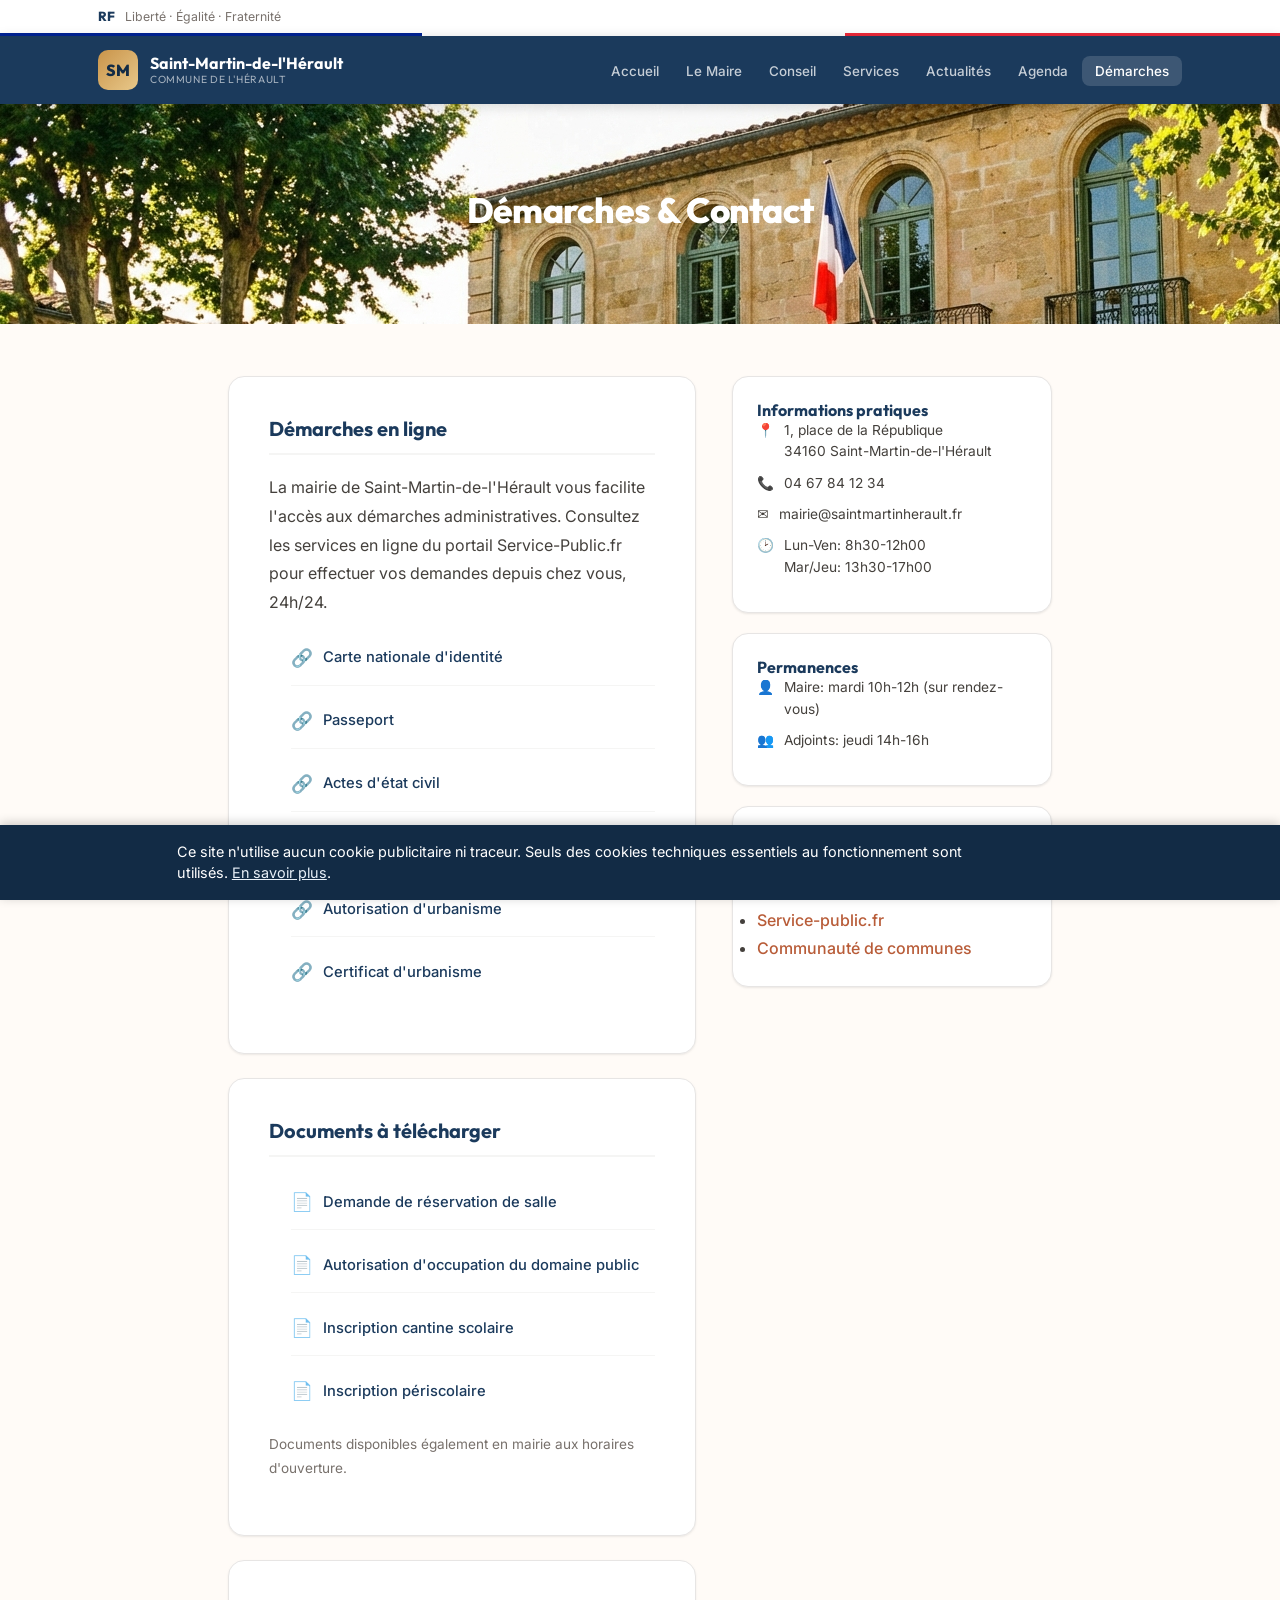
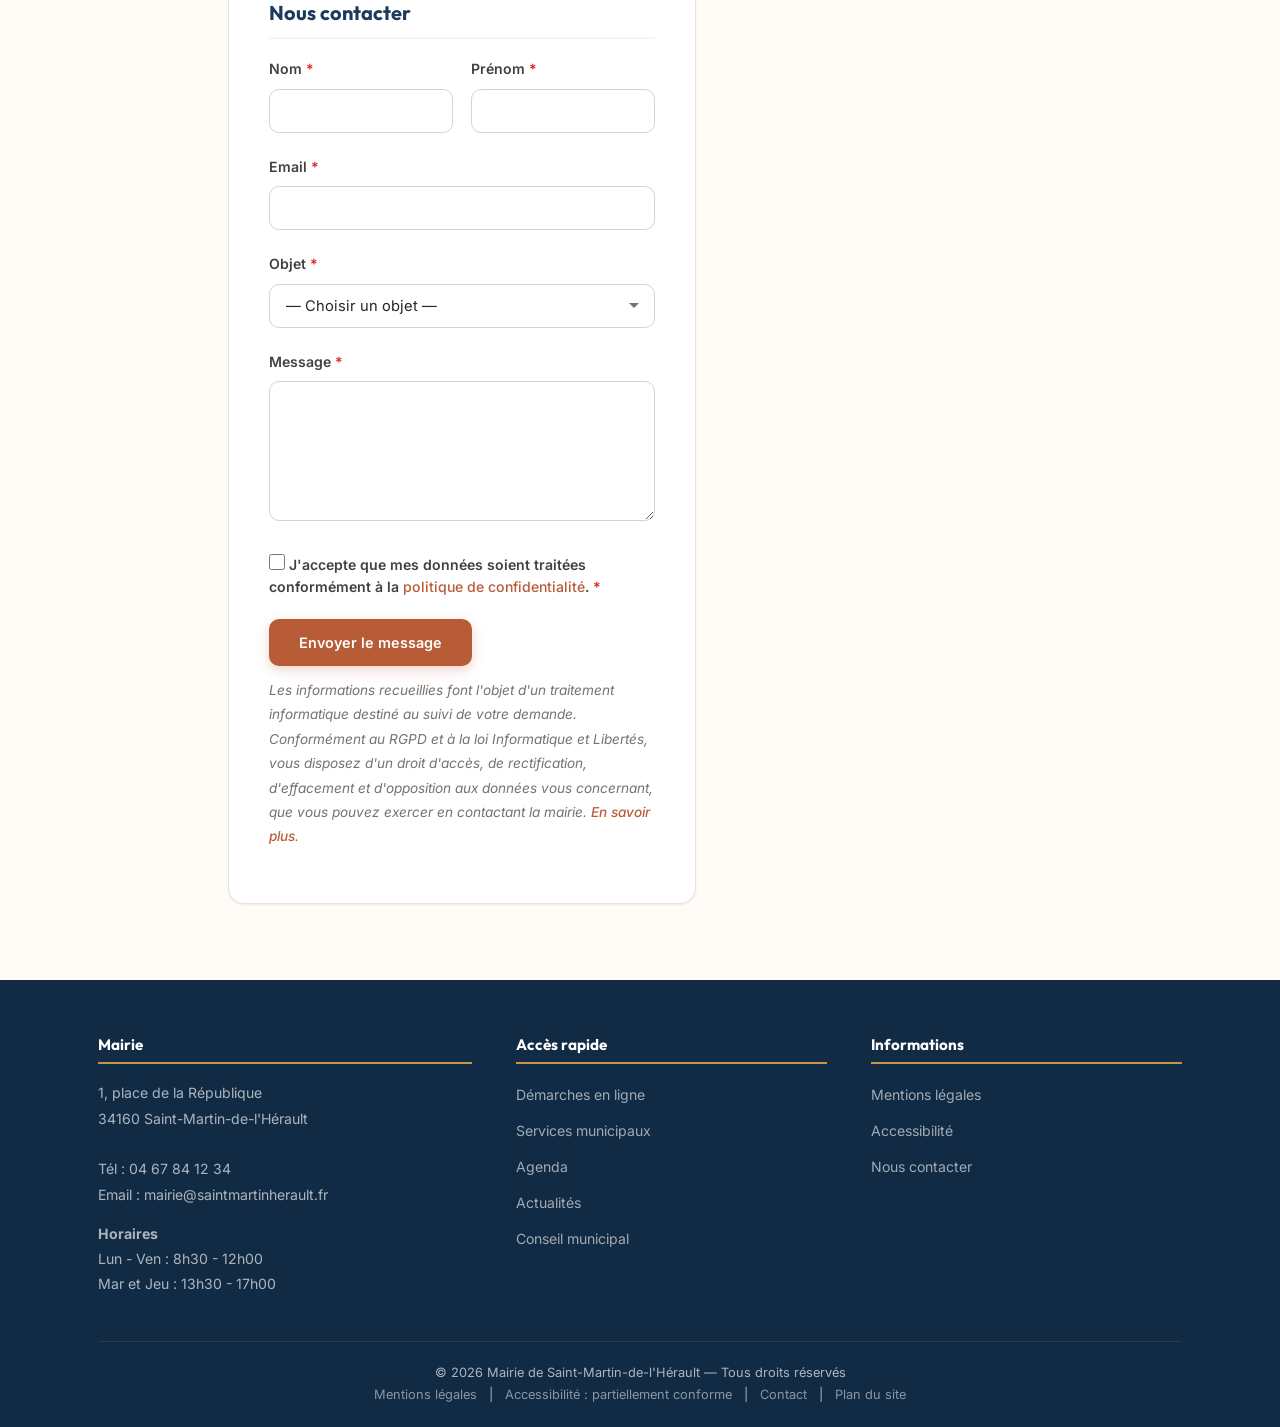
<file: demarches.html>
<!DOCTYPE html><html lang="fr"><head><meta charset="UTF-8"><meta name="viewport" content="width=device-width, initial-scale=1.0"><title>D&eacute;marches &amp; Contact | Mairie de Saint-Martin-de-l'H&eacute;rault</title><link rel="stylesheet" href="styles.css"></head><body><a href="#contenu" class="skip-link">Aller au contenu principal</a><div class="bandeau-rf"><div class="container"><span class="rf-logo">RF</span> <span class="rf-devise">Libert&eacute; &middot; &Eacute;galit&eacute; &middot; Fraternit&eacute;</span></div></div><header class="site-header" role="banner"><div class="header-main"><div class="site-identity"><div class="blason">SM</div><h1>Saint-Martin-de-l'H&eacute;rault<small>Commune de l'H&eacute;rault</small></h1></div><button class="nav-toggle" aria-label="Menu" aria-expanded="false">&#9776;</button><nav class="nav-main" role="navigation" aria-label="Navigation principale"><ul><li><a href="index.html">Accueil</a></li><li><a href="mot-du-maire.html">Le Maire</a></li><li><a href="conseil-municipal.html">Conseil</a></li><li><a href="services.html">Services</a></li><li><a href="actualites.html">Actualit&eacute;s</a></li><li><a href="agenda.html">Agenda</a></li><li><a href="demarches.html" aria-current="page">D&eacute;marches</a></li></ul></nav></div></header><div class="page-banner" style="background-image:url(./images/mairie.jpg)"><div class="container"><h2>D&eacute;marches &amp; Contact</h2></div></div><div class="page-content" id="contenu"><div class="container"><div class="page-with-sidebar"><div class="main-content"><div class="content-block"><h3>D&eacute;marches en ligne</h3><p>La mairie de Saint-Martin-de-l'H&eacute;rault vous facilite l'acc&egrave;s aux d&eacute;marches administratives. Consultez les services en ligne du portail Service-Public.fr pour effectuer vos demandes depuis chez vous, 24h/24.</p><ul class="link-list"><li><span class="link-icon">&#128279;</span> <a href="https://www.service-public.fr/particuliers/vosdroits/N358" target="_blank" rel="noopener">Carte nationale d'identit&eacute;</a></li><li><span class="link-icon">&#128279;</span> <a href="https://www.service-public.fr/particuliers/vosdroits/N360" target="_blank" rel="noopener">Passeport</a></li><li><span class="link-icon">&#128279;</span> <a href="https://www.service-public.fr/particuliers/vosdroits/N359" target="_blank" rel="noopener">Actes d'&eacute;tat civil</a></li><li><span class="link-icon">&#128279;</span> <a href="https://www.service-public.fr/particuliers/vosdroits/N47" target="_blank" rel="noopener">Inscription listes &eacute;lectorales</a></li><li><span class="link-icon">&#128279;</span> <a href="https://www.service-public.fr/particuliers/vosdroits/N319" target="_blank" rel="noopener">Autorisation d'urbanisme</a></li><li><span class="link-icon">&#128279;</span> <a href="https://www.service-public.fr/particuliers/vosdroits/F1633" target="_blank" rel="noopener">Certificat d'urbanisme</a></li></ul></div><div class="content-block"><h3>Documents &agrave; t&eacute;l&eacute;charger</h3><ul class="link-list"><li><span class="link-icon">&#128196;</span> <a href="#">Demande de r&eacute;servation de salle</a></li><li><span class="link-icon">&#128196;</span> <a href="#">Autorisation d'occupation du domaine public</a></li><li><span class="link-icon">&#128196;</span> <a href="#">Inscription cantine scolaire</a></li><li><span class="link-icon">&#128196;</span> <a href="#">Inscription p&eacute;riscolaire</a></li></ul><p style="font-size:.85rem;color:var(--gris-500);margin-top:12px">Documents disponibles &eacute;galement en mairie aux horaires d'ouverture.</p></div><div class="content-block" id="contact"><h3>Nous contacter</h3><form id="contact-form"><div class="form-row"><div class="form-group"><label for="nom">Nom <span class="required">*</span></label><input type="text" id="nom" name="nom" class="form-control" required></div><div class="form-group"><label for="prenom">Pr&eacute;nom <span class="required">*</span></label><input type="text" id="prenom" name="prenom" class="form-control" required></div></div><div class="form-group"><label for="email">Email <span class="required">*</span></label><input type="email" id="email" name="email" class="form-control" required></div><div class="form-group"><label for="objet">Objet <span class="required">*</span></label><select id="objet" name="objet" class="form-control" required><option value="">&mdash; Choisir un objet &mdash;</option><option>Renseignement g&eacute;n&eacute;ral</option><option>&Eacute;tat civil</option><option>Urbanisme</option><option>Vie scolaire</option><option>Voirie &amp; cadre de vie</option><option>Autre</option></select></div><div class="form-group"><label for="message">Message <span class="required">*</span></label><textarea id="message" name="message" class="form-control" required></textarea></div><div class="form-group"><label class="form-check"><input type="checkbox" required> J'accepte que mes donn&eacute;es soient trait&eacute;es conform&eacute;ment &agrave; la <a href="mentions-legales.html">politique de confidentialit&eacute;</a>. <span class="required">*</span></label></div><button type="submit" class="btn btn-primary">Envoyer le message</button></form><p class="form-notice" style="font-size:.85rem;color:var(--gris-500);margin-top:12px;"><em>Les informations recueillies font l'objet d'un traitement informatique destin&eacute; au suivi de votre demande. Conform&eacute;ment au RGPD et &agrave; la loi Informatique et Libert&eacute;s, vous disposez d'un droit d'acc&egrave;s, de rectification, d'effacement et d'opposition aux donn&eacute;es vous concernant, que vous pouvez exercer en contactant la mairie. <a href="mentions-legales.html#rgpd">En savoir plus</a>.</em></p></div></div><div class="sidebar"><div class="sidebar-block"><h4>Informations pratiques</h4><div class="info-line"><span class="info-icon">&#128205;</span> <span>1, place de la R&eacute;publique<br>34160 Saint-Martin-de-l'H&eacute;rault</span></div><div class="info-line"><span class="info-icon">&#128222;</span> <span>04 67 84 12 34</span></div><div class="info-line"><span class="info-icon">&#9993;</span> <span>mairie@saintmartinherault.fr</span></div><div class="info-line"><span class="info-icon">&#128337;</span> <span>Lun-Ven: 8h30-12h00<br>Mar/Jeu: 13h30-17h00</span></div></div><div class="sidebar-block"><h4>Permanences</h4><div class="info-line"><span class="info-icon">&#128100;</span> <span>Maire: mardi 10h-12h (sur rendez-vous)</span></div><div class="info-line"><span class="info-icon">&#128101;</span> <span>Adjoints: jeudi 14h-16h</span></div></div><div class="sidebar-block"><h4>Liens utiles</h4><ul><li><a href="https://www.herault.gouv.fr" target="_blank" rel="noopener">Pr&eacute;fecture de l'H&eacute;rault</a></li><li><a href="https://www.caf.fr" target="_blank" rel="noopener">CAF de l'H&eacute;rault</a></li><li><a href="https://www.service-public.fr" target="_blank" rel="noopener">Service-public.fr</a></li><li><a href="#" rel="noopener">Communaut&eacute; de communes</a></li></ul></div></div></div></div></div><footer class="site-footer" role="contentinfo"><div class="container"><div class="footer-grid"><div class="footer-col"><h4>Mairie</h4><p>1, place de la R&eacute;publique<br>34160 Saint-Martin-de-l'H&eacute;rault<br><br>T&eacute;l&nbsp;: 04 67 84 12 34<br>Email&nbsp;: mairie@saintmartinherault.fr</p><p style="margin-top:14px"><strong>Horaires</strong><br>Lun - Ven&nbsp;: 8h30 - 12h00<br>Mar et Jeu&nbsp;: 13h30 - 17h00</p></div><div class="footer-col"><h4>Acc&egrave;s rapide</h4><ul><li><a href="demarches.html">D&eacute;marches en ligne</a></li><li><a href="services.html">Services municipaux</a></li><li><a href="agenda.html">Agenda</a></li><li><a href="actualites.html">Actualit&eacute;s</a></li><li><a href="conseil-municipal.html">Conseil municipal</a></li></ul></div><div class="footer-col"><h4>Informations</h4><ul><li><a href="mentions-legales.html">Mentions l&eacute;gales</a></li><li><a href="accessibilite.html">Accessibilit&eacute;</a></li><li><a href="demarches.html#contact">Nous contacter</a></li></ul></div></div><div class="footer-bottom"><p>&copy; 2026 Mairie de Saint-Martin-de-l'H&eacute;rault &mdash; Tous droits r&eacute;serv&eacute;s</p><p><a href="mentions-legales.html">Mentions l&eacute;gales</a> | <a href="accessibilite.html">Accessibilit&eacute;&nbsp;: partiellement conforme</a> | <a href="demarches.html#contact">Contact</a> | <a href="sitemap.html">Plan du site</a></p></div></div></footer><div id="cookie-banner" class="cookie-banner" role="region" aria-label="Information cookies" style="display:none"><p>Ce site n'utilise aucun cookie publicitaire ni traceur. Seuls des cookies techniques essentiels au fonctionnement sont utilis&eacute;s. <a href="mentions-legales.html" style="color:var(--bleu-soft);text-decoration:underline">En savoir plus</a>.</p><button class="cookie-btn" type="button">Compris</button></div><script src="main.js"></script></body></html>
</file>
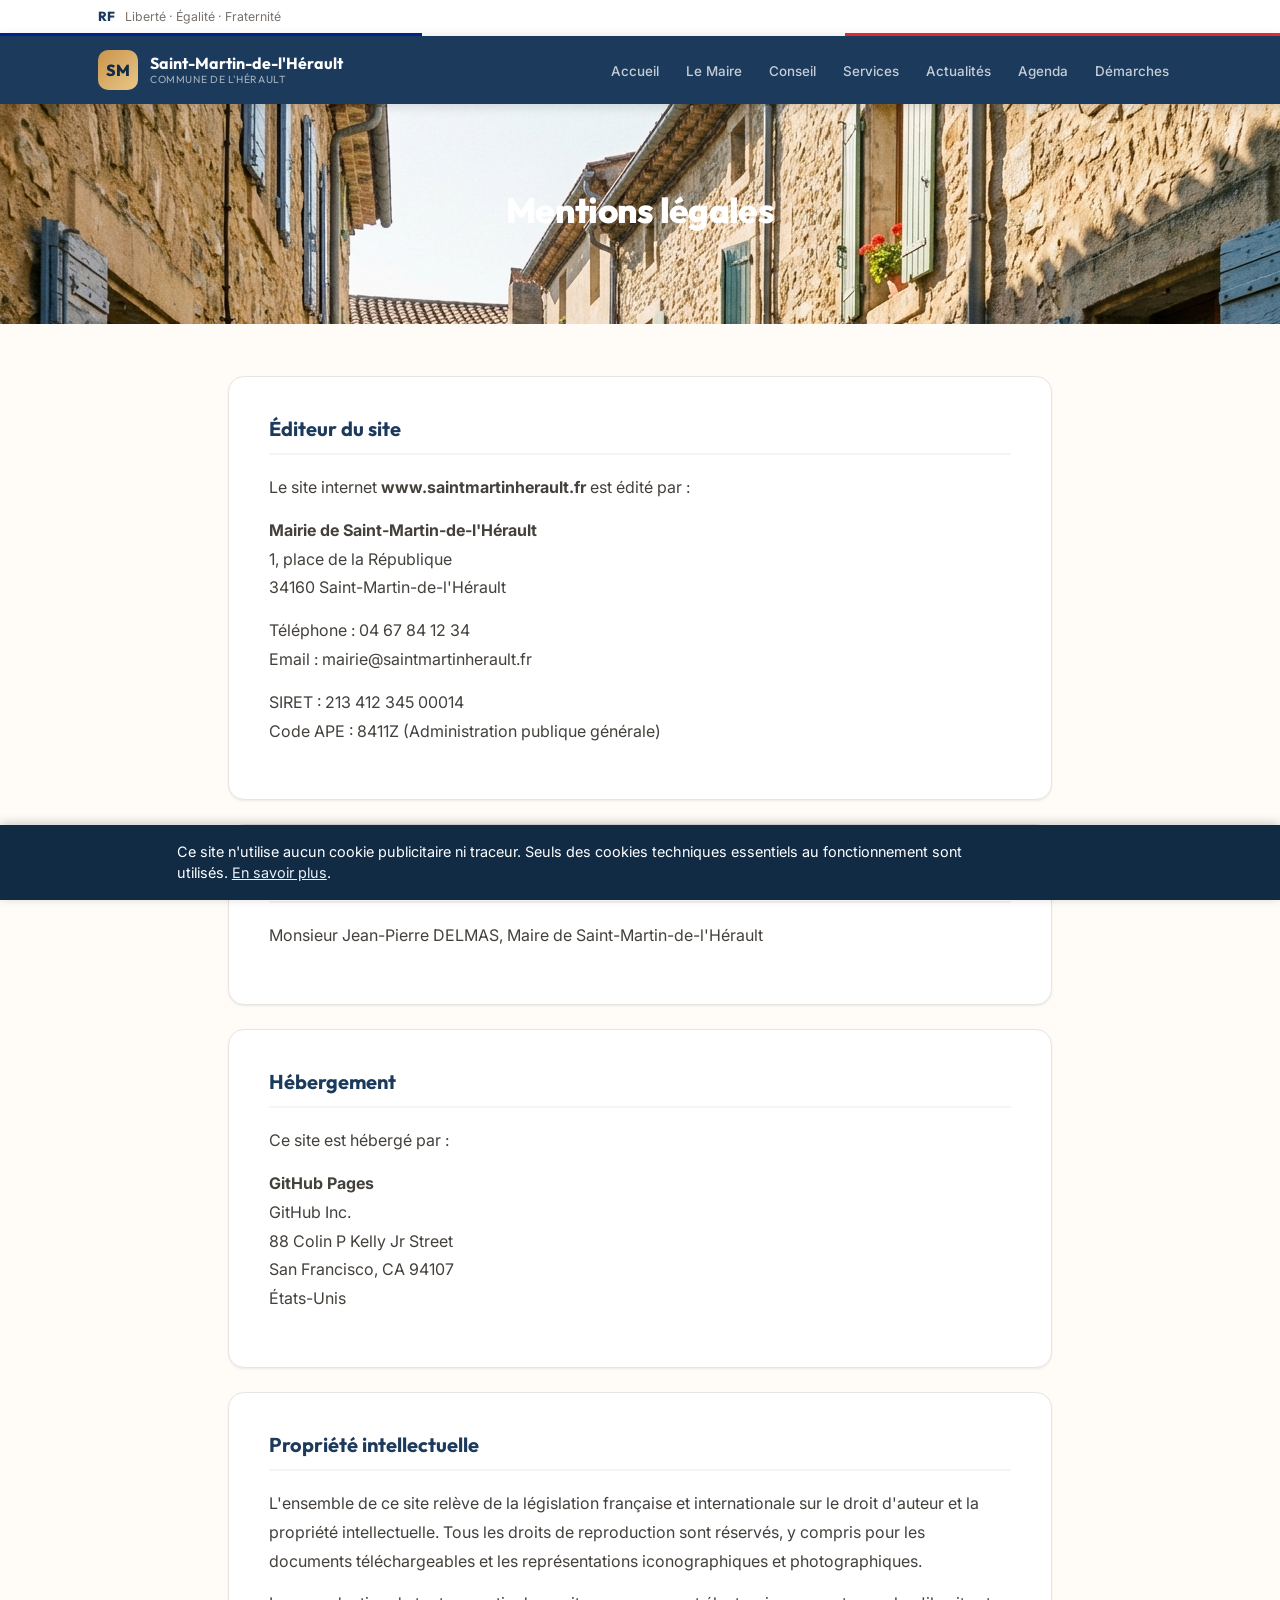
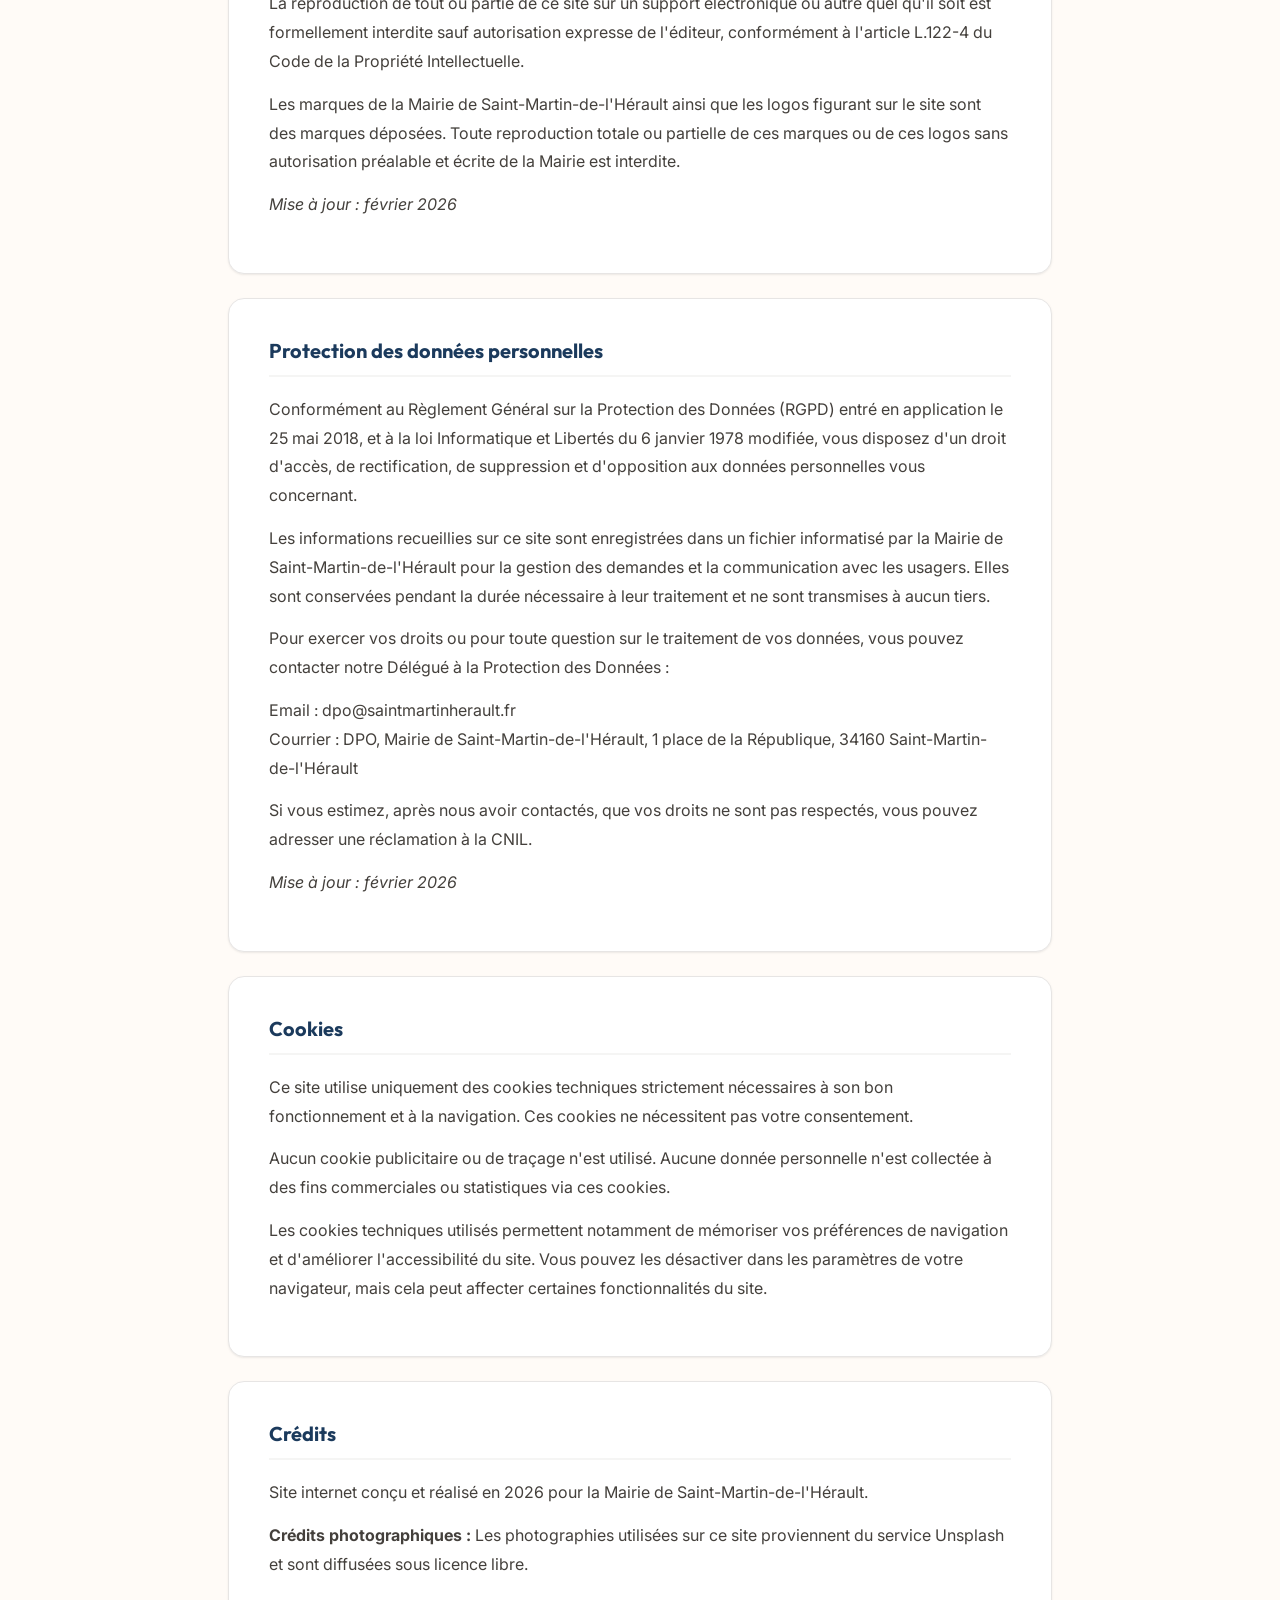
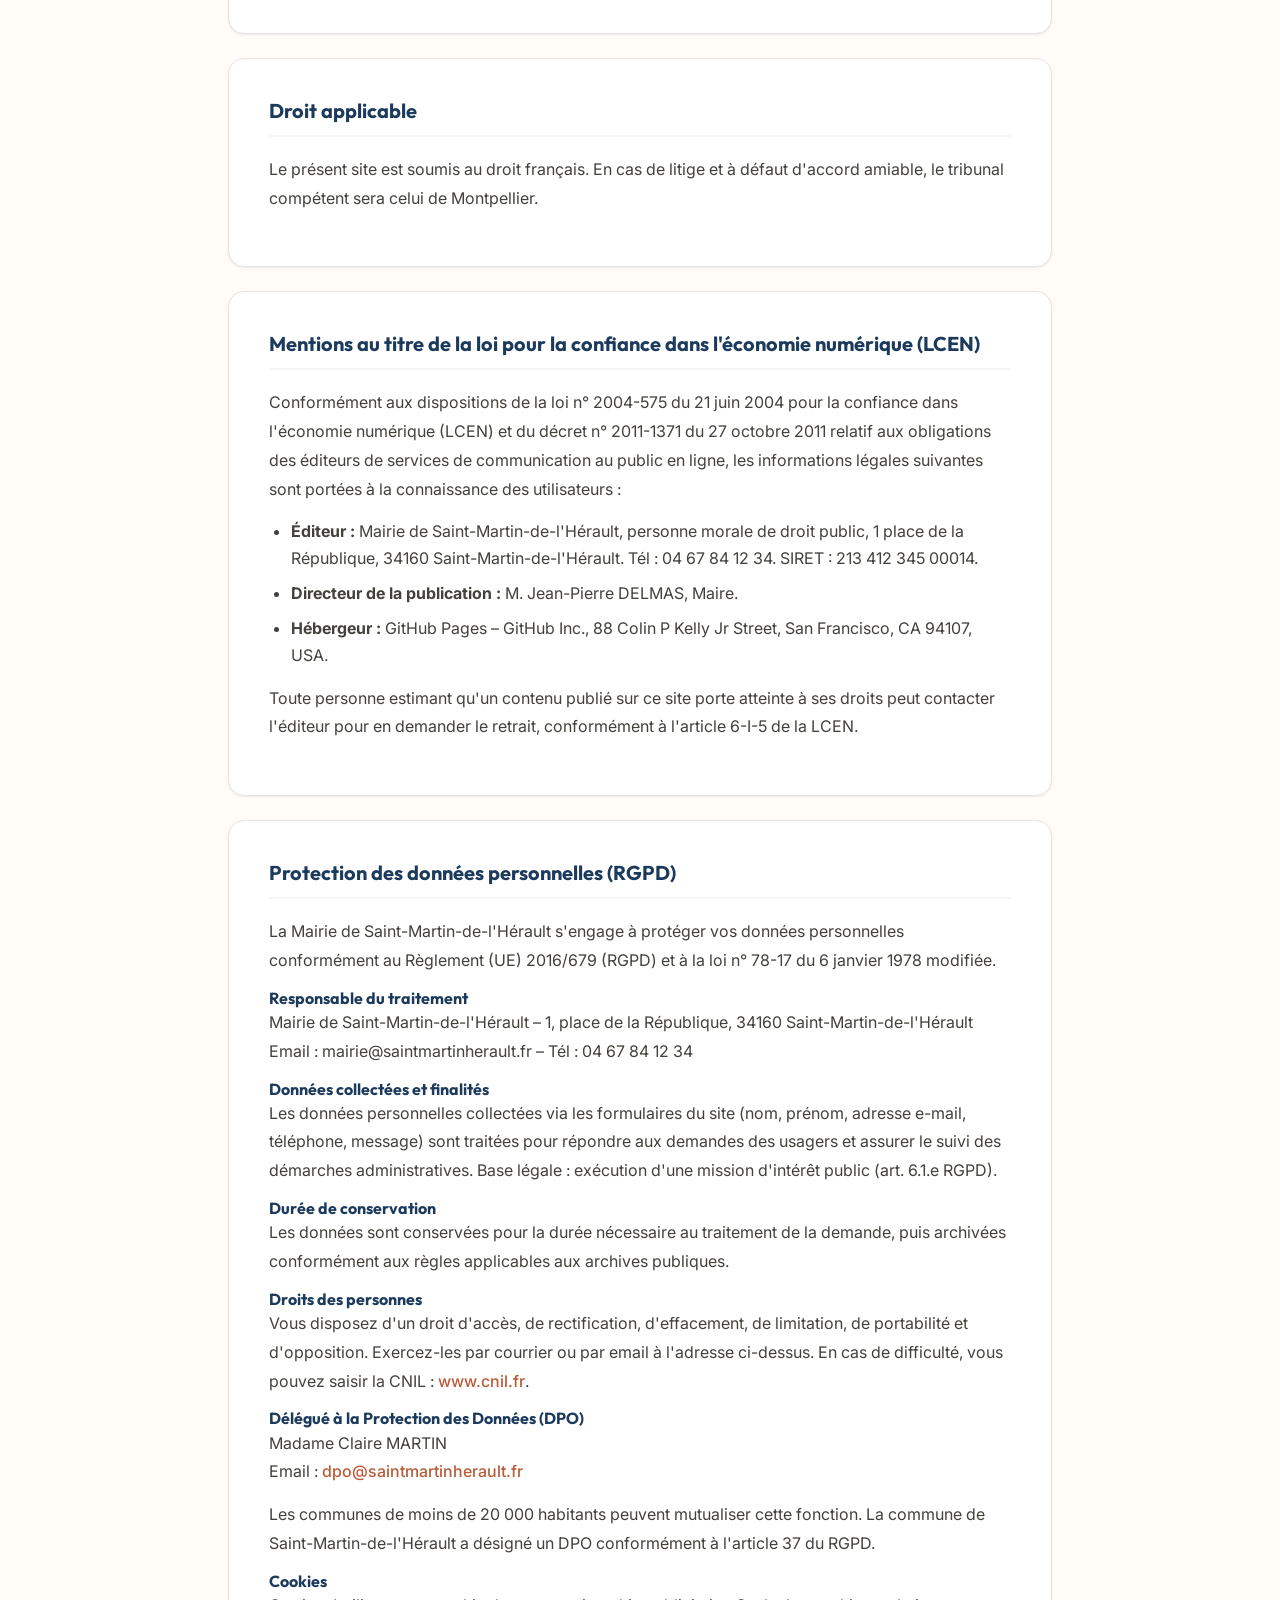
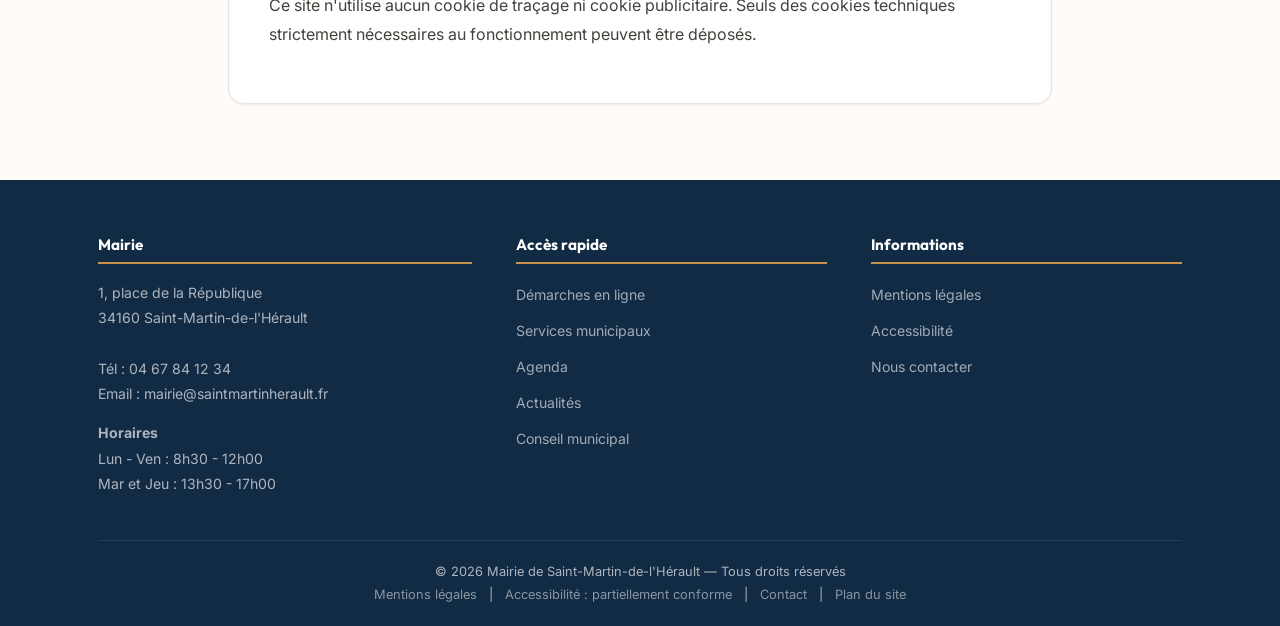
<file: mentions-legales.html>
<!DOCTYPE html><html lang="fr"><head><meta charset="UTF-8"><meta name="viewport" content="width=device-width, initial-scale=1.0"><link rel="stylesheet" href="styles.css"><title>Mentions l&eacute;gales | Mairie de Saint-Martin-de-l'H&eacute;rault</title></head><body><a href="#contenu" class="skip-link">Aller au contenu principal</a><div class="bandeau-rf"><div class="container"><span class="rf-logo">RF</span> <span class="rf-devise">Libert&eacute; &middot; &Eacute;galit&eacute; &middot; Fraternit&eacute;</span></div></div><header class="site-header" role="banner"><div class="header-main"><div class="site-identity"><div class="blason">SM</div><h1>Saint-Martin-de-l'H&eacute;rault<small>Commune de l'H&eacute;rault</small></h1></div><button class="nav-toggle" aria-label="Menu" aria-expanded="false">&#9776;</button><nav class="nav-main" role="navigation" aria-label="Navigation principale"><ul><li><a href="index.html">Accueil</a></li><li><a href="mot-du-maire.html">Le Maire</a></li><li><a href="conseil-municipal.html">Conseil</a></li><li><a href="services.html">Services</a></li><li><a href="actualites.html">Actualit&eacute;s</a></li><li><a href="agenda.html">Agenda</a></li><li><a href="demarches.html">D&eacute;marches</a></li></ul></nav></div></header><main id="contenu"><section class="page-banner" style="background-image:url('./images/rue-village.jpg')"><div class="banner-content"><h2>Mentions l&eacute;gales</h2></div></section><div class="page-content"><div class="container"><div class="content-block"><h3>&Eacute;diteur du site</h3><p>Le site internet <strong>www.saintmartinherault.fr</strong> est &eacute;dit&eacute; par&nbsp;:</p><p><strong>Mairie de Saint-Martin-de-l'H&eacute;rault</strong><br>1, place de la R&eacute;publique<br>34160 Saint-Martin-de-l'H&eacute;rault</p><p>T&eacute;l&eacute;phone&nbsp;: 04 67 84 12 34<br>Email&nbsp;: mairie@saintmartinherault.fr</p><p>SIRET&nbsp;: 213 412 345 00014<br>Code APE&nbsp;: 8411Z (Administration publique g&eacute;n&eacute;rale)</p></div><div class="content-block"><h3>Directeur de la publication</h3><p>Monsieur Jean-Pierre DELMAS, Maire de Saint-Martin-de-l'H&eacute;rault</p></div><div class="content-block"><h3>H&eacute;bergement</h3><p>Ce site est h&eacute;berg&eacute; par&nbsp;:</p><p><strong>GitHub Pages</strong><br>GitHub Inc.<br>88 Colin P Kelly Jr Street<br>San Francisco, CA 94107<br>&Eacute;tats-Unis</p></div><div class="content-block"><h3>Propri&eacute;t&eacute; intellectuelle</h3><p>L'ensemble de ce site rel&egrave;ve de la l&eacute;gislation fran&ccedil;aise et internationale sur le droit d'auteur et la propri&eacute;t&eacute; intellectuelle. Tous les droits de reproduction sont r&eacute;serv&eacute;s, y compris pour les documents t&eacute;l&eacute;chargeables et les repr&eacute;sentations iconographiques et photographiques.</p><p>La reproduction de tout ou partie de ce site sur un support &eacute;lectronique ou autre quel qu'il soit est formellement interdite sauf autorisation expresse de l'&eacute;diteur, conform&eacute;ment &agrave; l'article L.122-4 du Code de la Propri&eacute;t&eacute; Intellectuelle.</p><p>Les marques de la Mairie de Saint-Martin-de-l'H&eacute;rault ainsi que les logos figurant sur le site sont des marques d&eacute;pos&eacute;es. Toute reproduction totale ou partielle de ces marques ou de ces logos sans autorisation pr&eacute;alable et &eacute;crite de la Mairie est interdite.</p><p><em>Mise &agrave; jour&nbsp;: f&eacute;vrier 2026</em></p></div><div class="content-block"><h3>Protection des donn&eacute;es personnelles</h3><p>Conform&eacute;ment au R&egrave;glement G&eacute;n&eacute;ral sur la Protection des Donn&eacute;es (RGPD) entr&eacute; en application le 25 mai 2018, et &agrave; la loi Informatique et Libert&eacute;s du 6 janvier 1978 modifi&eacute;e, vous disposez d'un droit d'acc&egrave;s, de rectification, de suppression et d'opposition aux donn&eacute;es personnelles vous concernant.</p><p>Les informations recueillies sur ce site sont enregistr&eacute;es dans un fichier informatis&eacute; par la Mairie de Saint-Martin-de-l'H&eacute;rault pour la gestion des demandes et la communication avec les usagers. Elles sont conserv&eacute;es pendant la dur&eacute;e n&eacute;cessaire &agrave; leur traitement et ne sont transmises &agrave; aucun tiers.</p><p>Pour exercer vos droits ou pour toute question sur le traitement de vos donn&eacute;es, vous pouvez contacter notre D&eacute;l&eacute;gu&eacute; &agrave; la Protection des Donn&eacute;es&nbsp;:</p><p>Email&nbsp;: dpo@saintmartinherault.fr<br>Courrier&nbsp;: DPO, Mairie de Saint-Martin-de-l'H&eacute;rault, 1 place de la R&eacute;publique, 34160 Saint-Martin-de-l'H&eacute;rault</p><p>Si vous estimez, apr&egrave;s nous avoir contact&eacute;s, que vos droits ne sont pas respect&eacute;s, vous pouvez adresser une r&eacute;clamation &agrave; la CNIL.</p><p><em>Mise &agrave; jour&nbsp;: f&eacute;vrier 2026</em></p></div><div class="content-block"><h3>Cookies</h3><p>Ce site utilise uniquement des cookies techniques strictement n&eacute;cessaires &agrave; son bon fonctionnement et &agrave; la navigation. Ces cookies ne n&eacute;cessitent pas votre consentement.</p><p>Aucun cookie publicitaire ou de tra&ccedil;age n'est utilis&eacute;. Aucune donn&eacute;e personnelle n'est collect&eacute;e &agrave; des fins commerciales ou statistiques via ces cookies.</p><p>Les cookies techniques utilis&eacute;s permettent notamment de m&eacute;moriser vos pr&eacute;f&eacute;rences de navigation et d'am&eacute;liorer l'accessibilit&eacute; du site. Vous pouvez les d&eacute;sactiver dans les param&egrave;tres de votre navigateur, mais cela peut affecter certaines fonctionnalit&eacute;s du site.</p></div><div class="content-block"><h3>Cr&eacute;dits</h3><p>Site internet con&ccedil;u et r&eacute;alis&eacute; en 2026 pour la Mairie de Saint-Martin-de-l'H&eacute;rault.</p><p><strong>Cr&eacute;dits photographiques&nbsp;:</strong> Les photographies utilis&eacute;es sur ce site proviennent du service Unsplash et sont diffus&eacute;es sous licence libre.</p></div><div class="content-block"><h3>Droit applicable</h3><p>Le pr&eacute;sent site est soumis au droit fran&ccedil;ais. En cas de litige et &agrave; d&eacute;faut d'accord amiable, le tribunal comp&eacute;tent sera celui de Montpellier.</p></div><div class="content-block"><h3>Mentions au titre de la loi pour la confiance dans l'&eacute;conomie num&eacute;rique (LCEN)</h3><p>Conform&eacute;ment aux dispositions de la loi n&deg;&nbsp;2004-575 du 21 juin 2004 pour la confiance dans l'&eacute;conomie num&eacute;rique (LCEN) et du d&eacute;cret n&deg;&nbsp;2011-1371 du 27 octobre 2011 relatif aux obligations des &eacute;diteurs de services de communication au public en ligne, les informations l&eacute;gales suivantes sont port&eacute;es &agrave; la connaissance des utilisateurs&nbsp;:</p><ul><li><strong>&Eacute;diteur&nbsp;:</strong> Mairie de Saint-Martin-de-l'H&eacute;rault, personne morale de droit public, 1 place de la R&eacute;publique, 34160 Saint-Martin-de-l'H&eacute;rault. T&eacute;l&nbsp;: 04 67 84 12 34. SIRET&nbsp;: 213 412 345 00014.</li><li><strong>Directeur de la publication&nbsp;:</strong> M.&nbsp;Jean-Pierre DELMAS, Maire.</li><li><strong>H&eacute;bergeur&nbsp;:</strong> GitHub Pages &ndash; GitHub Inc., 88 Colin P Kelly Jr Street, San Francisco, CA 94107, USA.</li></ul><p>Toute personne estimant qu'un contenu publi&eacute; sur ce site porte atteinte &agrave; ses droits peut contacter l'&eacute;diteur pour en demander le retrait, conform&eacute;ment &agrave; l'article 6-I-5 de la LCEN.</p></div><div class="content-block"><h3>Protection des donn&eacute;es personnelles (RGPD)</h3><p>La Mairie de Saint-Martin-de-l'H&eacute;rault s'engage &agrave; prot&eacute;ger vos donn&eacute;es personnelles conform&eacute;ment au R&egrave;glement (UE) 2016/679 (RGPD) et &agrave; la loi n&deg;&nbsp;78-17 du 6 janvier 1978 modifi&eacute;e.</p><h4>Responsable du traitement</h4><p>Mairie de Saint-Martin-de-l'H&eacute;rault &ndash; 1, place de la R&eacute;publique, 34160 Saint-Martin-de-l'H&eacute;rault<br>Email&nbsp;: mairie@saintmartinherault.fr &ndash; T&eacute;l&nbsp;: 04 67 84 12 34</p><h4>Donn&eacute;es collect&eacute;es et finalit&eacute;s</h4><p>Les donn&eacute;es personnelles collect&eacute;es via les formulaires du site (nom, pr&eacute;nom, adresse e-mail, t&eacute;l&eacute;phone, message) sont trait&eacute;es pour r&eacute;pondre aux demandes des usagers et assurer le suivi des d&eacute;marches administratives. Base l&eacute;gale&nbsp;: ex&eacute;cution d'une mission d'int&eacute;r&ecirc;t public (art.&nbsp;6.1.e RGPD).</p><h4>Dur&eacute;e de conservation</h4><p>Les donn&eacute;es sont conserv&eacute;es pour la dur&eacute;e n&eacute;cessaire au traitement de la demande, puis archiv&eacute;es conform&eacute;ment aux r&egrave;gles applicables aux archives publiques.</p><h4>Droits des personnes</h4><p>Vous disposez d'un droit d'acc&egrave;s, de rectification, d'effacement, de limitation, de portabilit&eacute; et d'opposition. Exercez-les par courrier ou par email &agrave; l'adresse ci-dessus. En cas de difficult&eacute;, vous pouvez saisir la CNIL&nbsp;: <a href="https://www.cnil.fr" rel="noopener" target="_blank">www.cnil.fr</a>.</p><h4>D&eacute;l&eacute;gu&eacute; &agrave; la Protection des Donn&eacute;es (DPO)</h4><p>Madame Claire MARTIN<br>Email&nbsp;: <a href="mailto:dpo@saintmartinherault.fr">dpo@saintmartinherault.fr</a></p><p>Les communes de moins de 20&nbsp;000 habitants peuvent mutualiser cette fonction. La commune de Saint-Martin-de-l'H&eacute;rault a d&eacute;sign&eacute; un DPO conform&eacute;ment &agrave; l'article 37 du RGPD.</p><h4>Cookies</h4><p>Ce site n'utilise aucun cookie de tra&ccedil;age ni cookie publicitaire. Seuls des cookies techniques strictement n&eacute;cessaires au fonctionnement peuvent &ecirc;tre d&eacute;pos&eacute;s.</p></div></div></div></main><footer class="site-footer" role="contentinfo"><div class="container"><div class="footer-grid"><div class="footer-col"><h4>Mairie</h4><p>1, place de la R&eacute;publique<br>34160 Saint-Martin-de-l'H&eacute;rault<br><br>T&eacute;l&nbsp;: 04 67 84 12 34<br>Email&nbsp;: mairie@saintmartinherault.fr</p><p style="margin-top:14px"><strong>Horaires</strong><br>Lun - Ven&nbsp;: 8h30 - 12h00<br>Mar et Jeu&nbsp;: 13h30 - 17h00</p></div><div class="footer-col"><h4>Acc&egrave;s rapide</h4><ul><li><a href="demarches.html">D&eacute;marches en ligne</a></li><li><a href="services.html">Services municipaux</a></li><li><a href="agenda.html">Agenda</a></li><li><a href="actualites.html">Actualit&eacute;s</a></li><li><a href="conseil-municipal.html">Conseil municipal</a></li></ul></div><div class="footer-col"><h4>Informations</h4><ul><li><a href="mentions-legales.html">Mentions l&eacute;gales</a></li><li><a href="accessibilite.html">Accessibilit&eacute;</a></li><li><a href="demarches.html#contact">Nous contacter</a></li></ul></div></div><div class="footer-bottom"><p>&copy; 2026 Mairie de Saint-Martin-de-l'H&eacute;rault &mdash; Tous droits r&eacute;serv&eacute;s</p><p><a href="mentions-legales.html">Mentions l&eacute;gales</a> | <a href="accessibilite.html">Accessibilit&eacute;&nbsp;: partiellement conforme</a> | <a href="demarches.html#contact">Contact</a> | <a href="sitemap.html">Plan du site</a></p></div></div></footer><div id="cookie-banner" class="cookie-banner" role="region" aria-label="Information cookies" style="display:none"><p>Ce site n'utilise aucun cookie publicitaire ni traceur. Seuls des cookies techniques essentiels au fonctionnement sont utilis&eacute;s. <a href="mentions-legales.html" style="color:var(--bleu-soft);text-decoration:underline">En savoir plus</a>.</p><button class="cookie-btn" type="button">Compris</button></div><script src="main.js"></script></body></html>
</file>
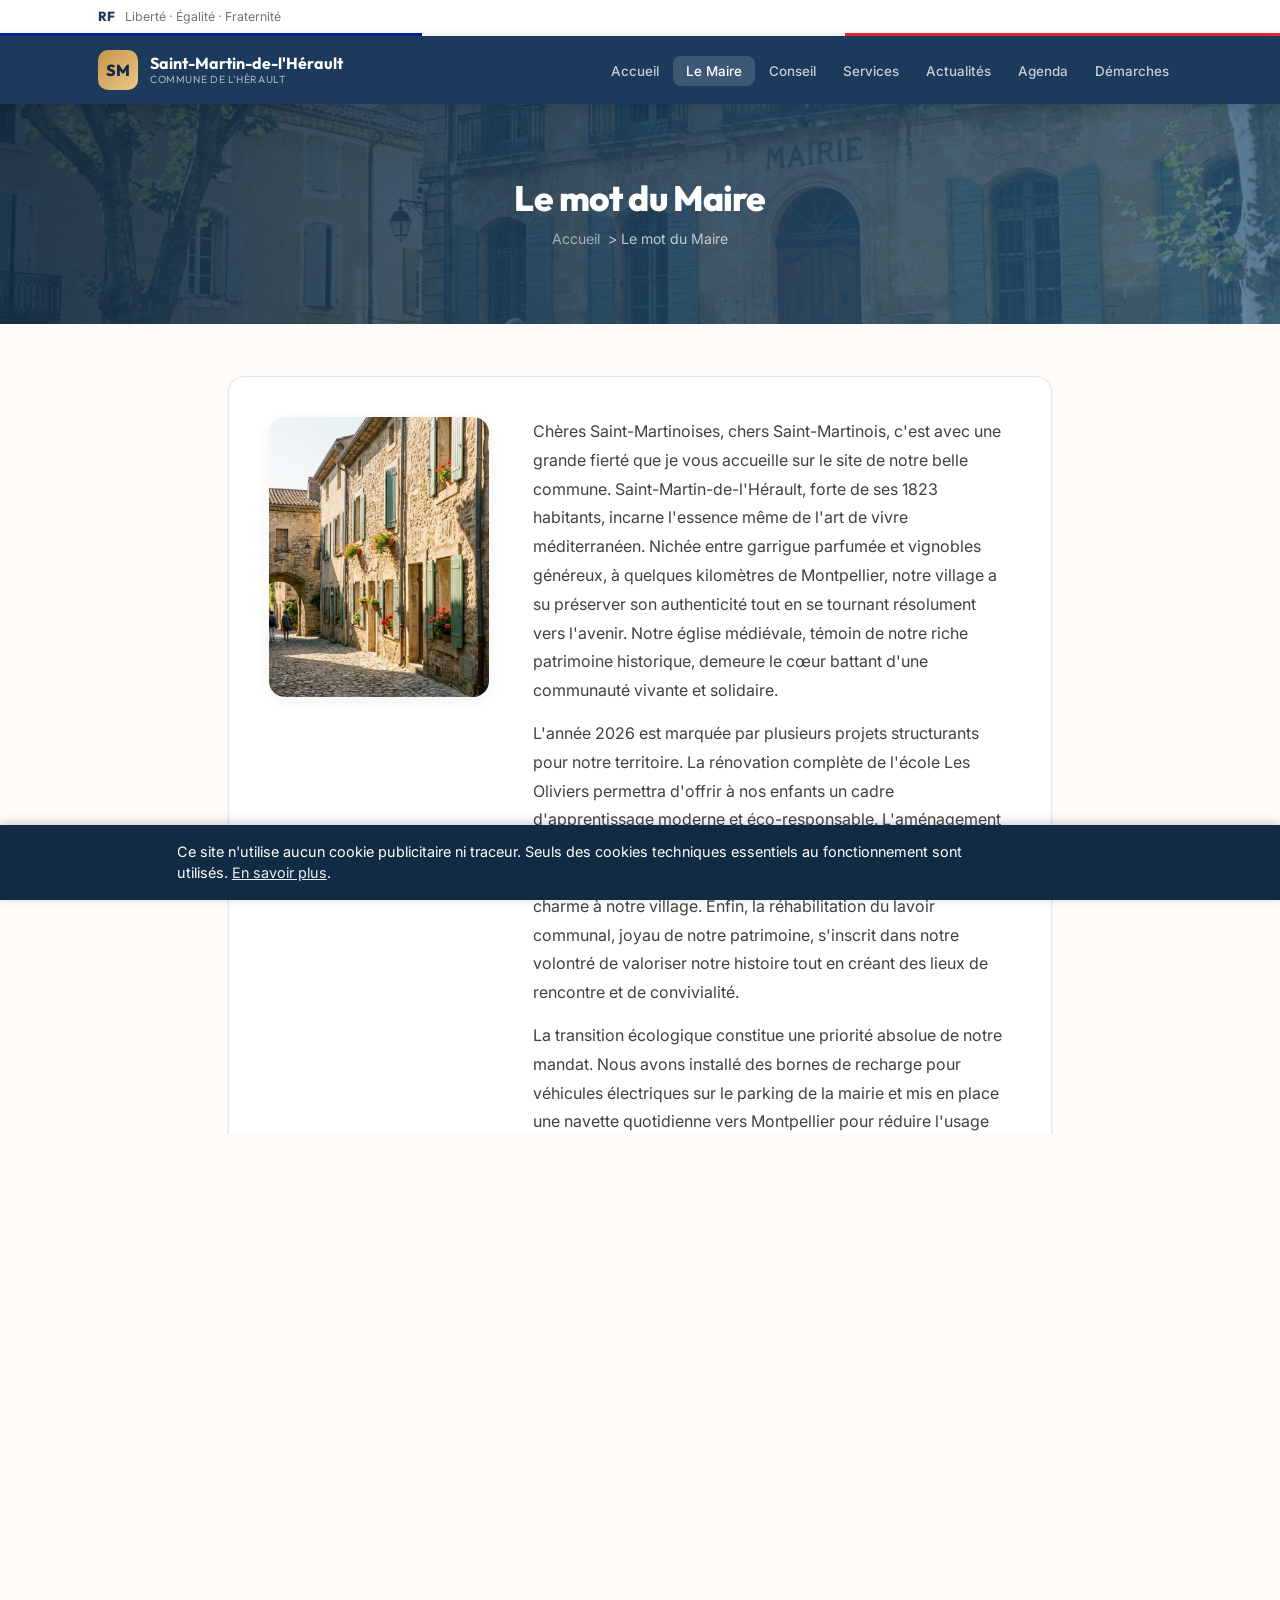
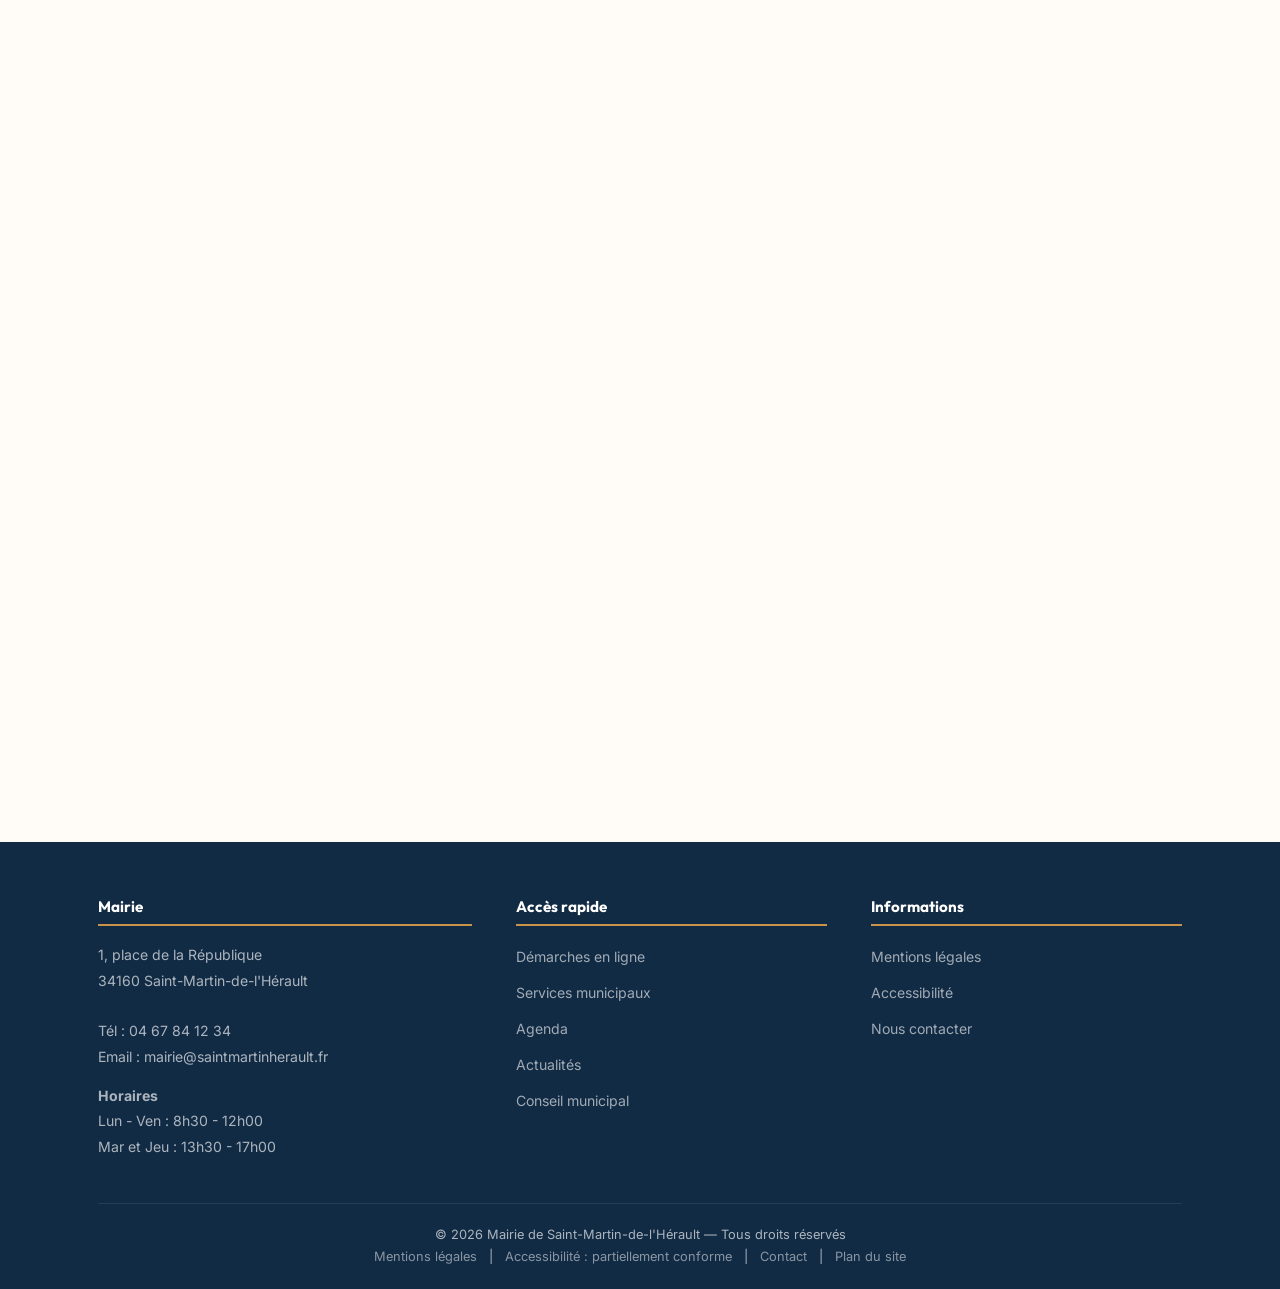
<file: mot-du-maire.html>
<!DOCTYPE html><html lang="fr"><head><meta charset="UTF-8"><meta name="viewport" content="width=device-width, initial-scale=1.0"><link rel="stylesheet" href="styles.css"><title>Le mot du Maire | Mairie de Saint-Martin-de-l'H&eacute;rault</title></head><body><a href="#contenu" class="skip-link">Aller au contenu principal</a><div class="bandeau-rf"><div class="container"><span class="rf-logo">RF</span> <span class="rf-devise">Libert&eacute; &middot; &Eacute;galit&eacute; &middot; Fraternit&eacute;</span></div></div><header class="site-header" role="banner"><div class="header-main"><div class="site-identity"><div class="blason">SM</div><h1>Saint-Martin-de-l'H&eacute;rault<small>Commune de l'H&eacute;rault</small></h1></div><button class="nav-toggle" aria-label="Menu" aria-expanded="false">&#9776;</button><nav class="nav-main" role="navigation" aria-label="Navigation principale"><ul><li><a href="index.html">Accueil</a></li><li><a href="mot-du-maire.html" aria-current="page">Le Maire</a></li><li><a href="conseil-municipal.html">Conseil</a></li><li><a href="services.html">Services</a></li><li><a href="actualites.html">Actualit&eacute;s</a></li><li><a href="agenda.html">Agenda</a></li><li><a href="demarches.html">D&eacute;marches</a></li></ul></nav></div></header><main id="contenu"><section class="page-banner"><div class="banner-bg" style="background-image:url('./images/mairie.jpg')"></div><div class="banner-content"><div class="container"><h2>Le mot du Maire</h2><p class="breadcrumb"><a href="index.html">Accueil</a> &gt; Le mot du Maire</p></div></div></section><section class="page-content"><div class="container"><div class="content-block"><div class="maire-section"><div class="maire-photo"><img src="./images/rue-village.jpg" alt="Jean-Pierre Delmas, Maire"></div><div class="maire-text"><p>Ch&egrave;res Saint-Martinoises, chers Saint-Martinois, c'est avec une grande fiert&eacute; que je vous accueille sur le site de notre belle commune. Saint-Martin-de-l'H&eacute;rault, forte de ses 1823 habitants, incarne l'essence m&ecirc;me de l'art de vivre m&eacute;diterran&eacute;en. Nich&eacute;e entre garrigue parfum&eacute;e et vignobles g&eacute;n&eacute;reux, &agrave; quelques kilom&egrave;tres de Montpellier, notre village a su pr&eacute;server son authenticit&eacute; tout en se tournant r&eacute;solument vers l'avenir. Notre &eacute;glise m&eacute;di&eacute;vale, t&eacute;moin de notre riche patrimoine historique, demeure le c&oelig;ur battant d'une communaut&eacute; vivante et solidaire.</p><p>L'ann&eacute;e 2026 est marqu&eacute;e par plusieurs projets structurants pour notre territoire. La r&eacute;novation compl&egrave;te de l'&eacute;cole Les Oliviers permettra d'offrir &agrave; nos enfants un cadre d'apprentissage moderne et &eacute;co-responsable. L'am&eacute;nagement du centre-bourg, avec la cr&eacute;ation d'espaces pi&eacute;tonniers et la v&eacute;g&eacute;talisation de la place de la R&eacute;publique, redonnera tout son charme &agrave; notre village. Enfin, la r&eacute;habilitation du lavoir communal, joyau de notre patrimoine, s'inscrit dans notre volontr&eacute; de valoriser notre histoire tout en cr&eacute;ant des lieux de rencontre et de convivialit&eacute;.</p><p>La transition &eacute;cologique constitue une priorit&eacute; absolue de notre mandat. Nous avons install&eacute; des bornes de recharge pour v&eacute;hicules &eacute;lectriques sur le parking de la mairie et mis en place une navette quotidienne vers Montpellier pour r&eacute;duire l'usage individuel de la voiture. Notre plan v&eacute;lo, avec la cr&eacute;ation de pistes cyclables s&eacute;curis&eacute;es, encourage les mobilit&eacute;s douces. Parall&egrave;lement, nous r&eacute;alisons d'importantes &eacute;conomies d'&eacute;nergie dans nos b&acirc;timents publics gr&acirc;ce &agrave; l'isolation thermique et l'installation de panneaux photovolta&iuml;ques. Ces actions concr&egrave;tes t&eacute;moignent de notre engagement pour les g&eacute;n&eacute;rations futures.</p><p>Je vous invite toutes et tous &agrave; participer activement &agrave; la vie de notre commune. Les portes de la mairie vous sont grandes ouvertes, et votre &eacute;quipe municipale reste constamment &agrave; votre &eacute;coute. C'est ensemble, dans cet esprit de village qui fait notre force, que nous construirons le Saint-Martin-de-l'H&eacute;rault de demain. N'h&eacute;sitez pas &agrave; nous faire part de vos id&eacute;es, de vos suggestions, de vos pr&eacute;occupations. Car c'est votre engagement qui fait vivre notre belle commune et perp&eacute;tue cette atmosph&egrave;re si particuli&egrave;re qui caract&eacute;rise notre village.</p><p class="signature">Jean-Pierre DELMAS<br>Maire de Saint-Martin-de-l'H&eacute;rault</p></div></div></div><div class="content-block"><div class="img-banner"><img src="./images/garrigue.jpg" alt="Paysage de garrigue" loading="lazy"></div><p>Saint-Martin-de-l'H&eacute;rault s'&eacute;panouit dans un cadre naturel d'exception, o&ugrave; la garrigue odorante c&ocirc;toie les vignobles ancestraux. Ce territoire pr&eacute;serv&eacute;, baign&eacute; par la lumi&egrave;re m&eacute;diterran&eacute;enne, offre un patrimoine paysager et architectural remarquable. Entre tradition viticole et modernit&eacute;, notre commune incarne un art de vivre authentique qui s&eacute;duit habitants et visiteurs. C'est dans ce d&eacute;cor enchanteur que nous b&acirc;tissons chaque jour l'avenir de notre village, en harmonie avec la nature qui nous entoure.</p></div></div></section></main><footer class="site-footer" role="contentinfo"><div class="container"><div class="footer-grid"><div class="footer-col"><h4>Mairie</h4><p>1, place de la R&eacute;publique<br>34160 Saint-Martin-de-l'H&eacute;rault<br><br>T&eacute;l&nbsp;: 04 67 84 12 34<br>Email&nbsp;: mairie@saintmartinherault.fr</p><p style="margin-top:14px"><strong>Horaires</strong><br>Lun - Ven&nbsp;: 8h30 - 12h00<br>Mar et Jeu&nbsp;: 13h30 - 17h00</p></div><div class="footer-col"><h4>Acc&egrave;s rapide</h4><ul><li><a href="demarches.html">D&eacute;marches en ligne</a></li><li><a href="services.html">Services municipaux</a></li><li><a href="agenda.html">Agenda</a></li><li><a href="actualites.html">Actualit&eacute;s</a></li><li><a href="conseil-municipal.html">Conseil municipal</a></li></ul></div><div class="footer-col"><h4>Informations</h4><ul><li><a href="mentions-legales.html">Mentions l&eacute;gales</a></li><li><a href="accessibilite.html">Accessibilit&eacute;</a></li><li><a href="demarches.html#contact">Nous contacter</a></li></ul></div></div><div class="footer-bottom"><p>&copy; 2026 Mairie de Saint-Martin-de-l'H&eacute;rault &mdash; Tous droits r&eacute;serv&eacute;s</p><p><a href="mentions-legales.html">Mentions l&eacute;gales</a> | <a href="accessibilite.html">Accessibilit&eacute;&nbsp;: partiellement conforme</a> | <a href="demarches.html#contact">Contact</a> | <a href="sitemap.html">Plan du site</a></p></div></div></footer><div id="cookie-banner" class="cookie-banner" role="region" aria-label="Information cookies" style="display:none"><p>Ce site n'utilise aucun cookie publicitaire ni traceur. Seuls des cookies techniques essentiels au fonctionnement sont utilis&eacute;s. <a href="mentions-legales.html" style="color:var(--bleu-soft);text-decoration:underline">En savoir plus</a>.</p><button class="cookie-btn" type="button">Compris</button></div><script src="main.js"></script></body></html>
</file>
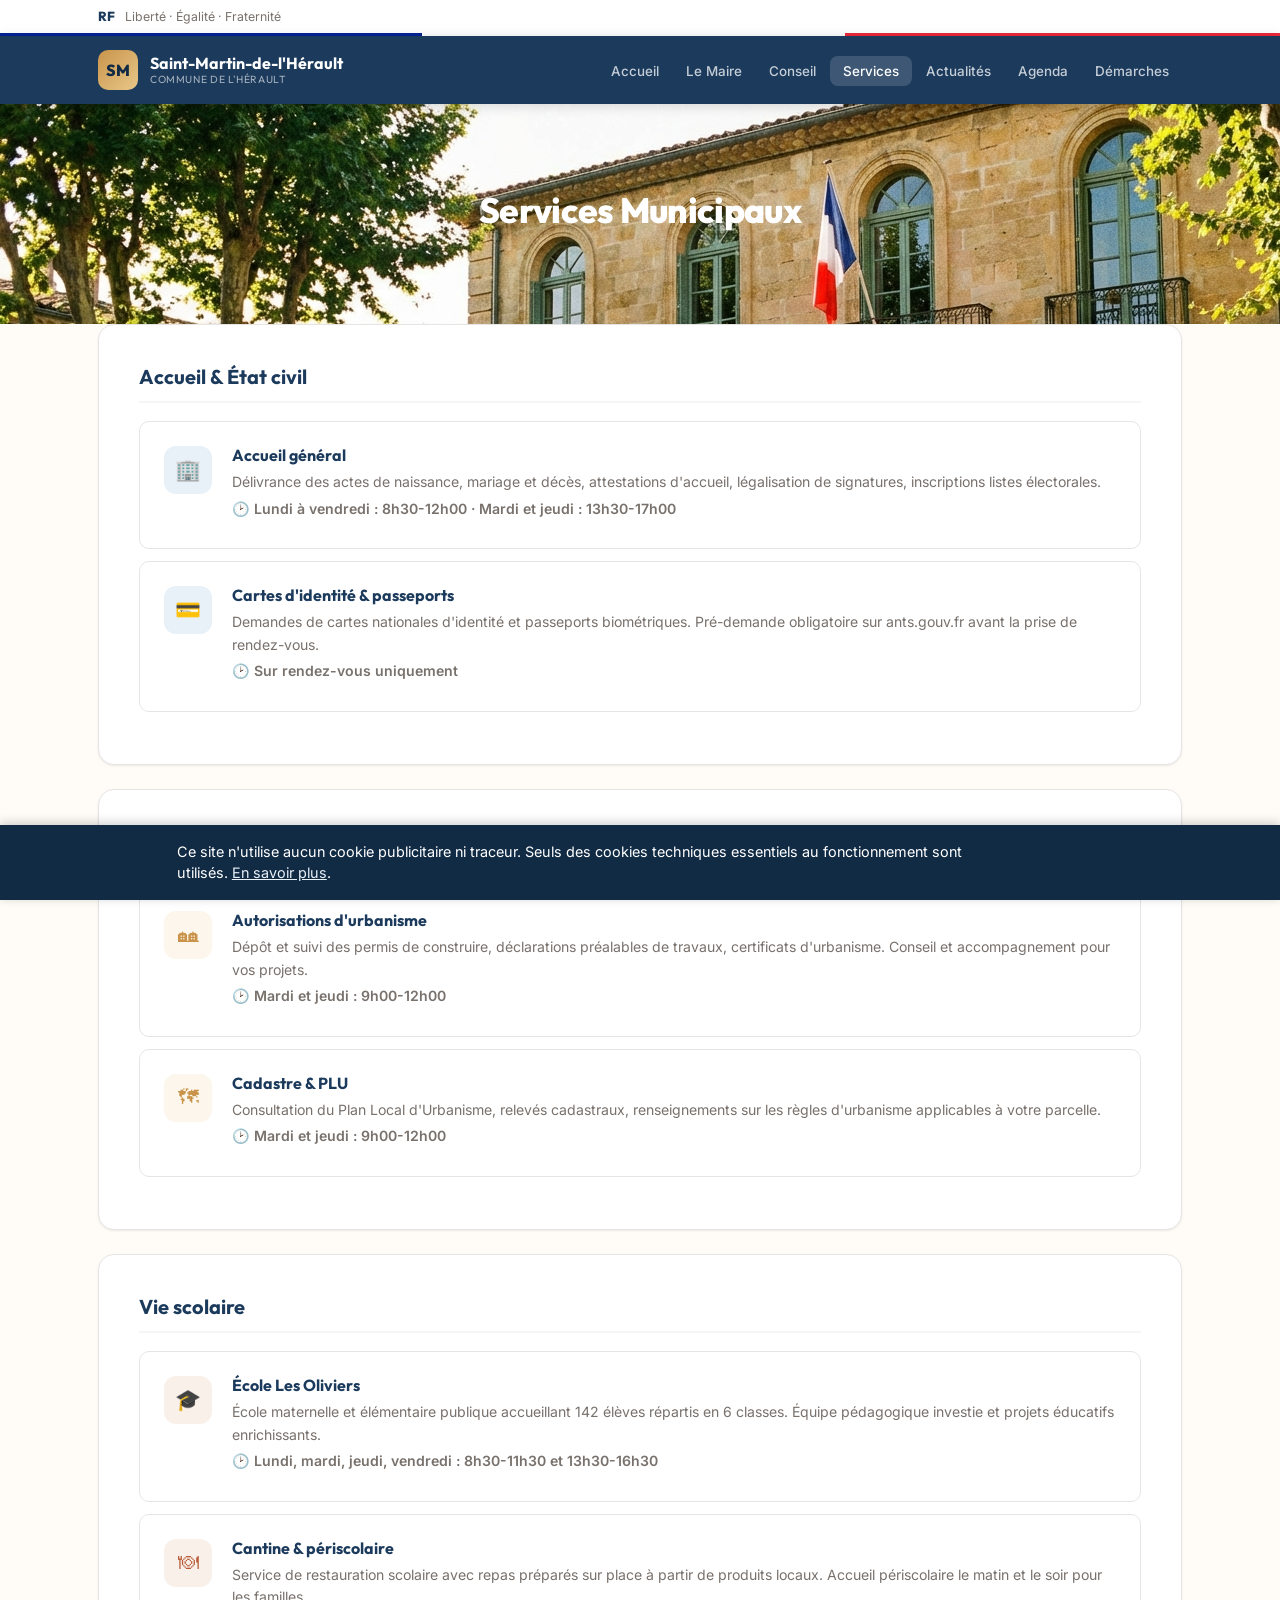
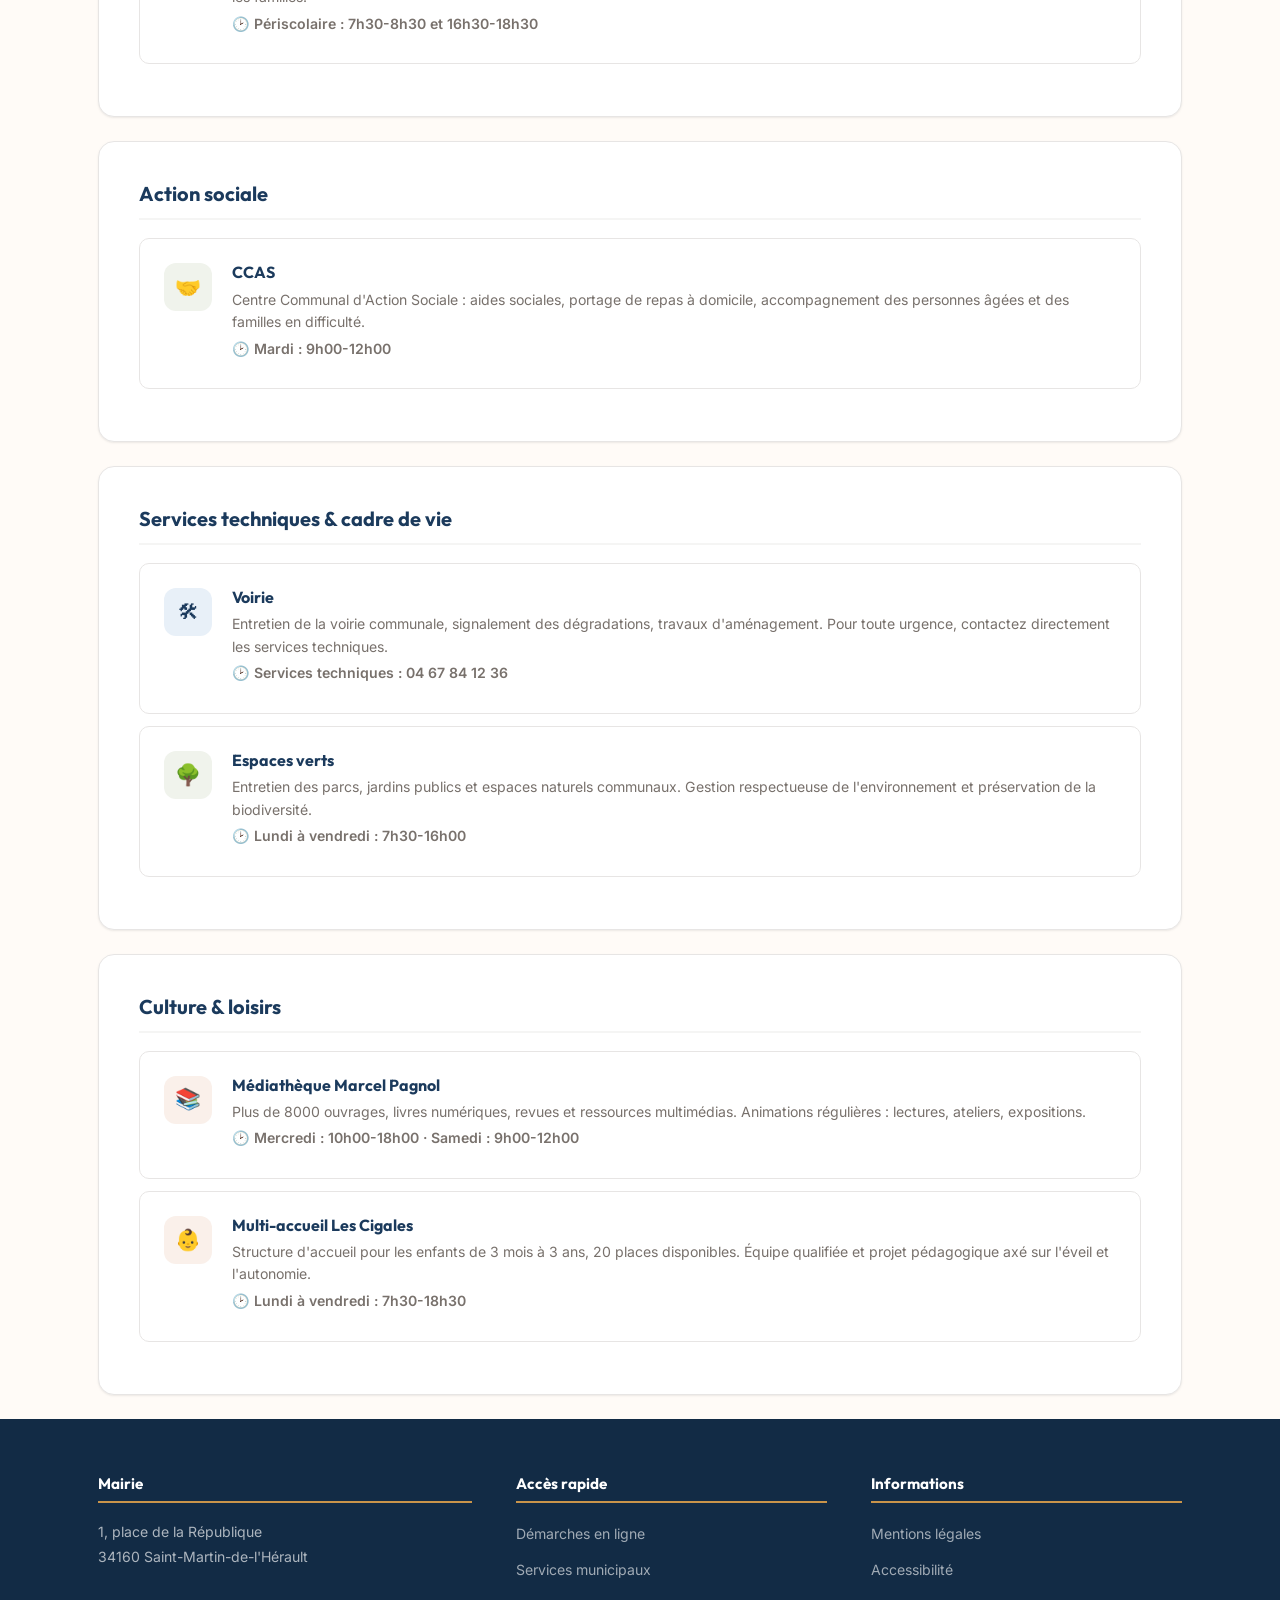
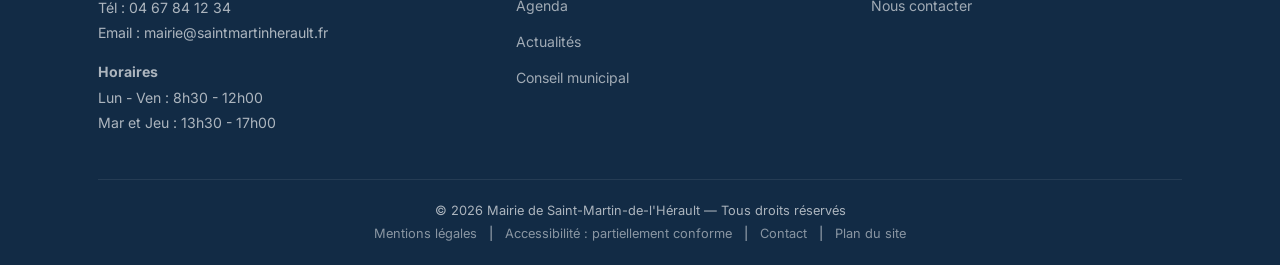
<file: services.html>
<!DOCTYPE html><html lang="fr"><head><meta charset="UTF-8"><meta name="viewport" content="width=device-width, initial-scale=1.0"><title>Services Municipaux | Mairie de Saint-Martin-de-l'H&eacute;rault</title><link rel="stylesheet" href="styles.css"></head><body><a href="#contenu" class="skip-link">Aller au contenu principal</a><div class="bandeau-rf"><div class="container"><span class="rf-logo">RF</span> <span class="rf-devise">Libert&eacute; &middot; &Eacute;galit&eacute; &middot; Fraternit&eacute;</span></div></div><header class="site-header" role="banner"><div class="header-main"><div class="site-identity"><div class="blason">SM</div><h1>Saint-Martin-de-l'H&eacute;rault<small>Commune de l'H&eacute;rault</small></h1></div><button class="nav-toggle" aria-label="Menu" aria-expanded="false">&#9776;</button><nav class="nav-main" role="navigation" aria-label="Navigation principale"><ul><li><a href="index.html">Accueil</a></li><li><a href="mot-du-maire.html">Le Maire</a></li><li><a href="conseil-municipal.html">Conseil</a></li><li><a href="services.html" aria-current="page">Services</a></li><li><a href="actualites.html">Actualit&eacute;s</a></li><li><a href="agenda.html">Agenda</a></li><li><a href="demarches.html">D&eacute;marches</a></li></ul></nav></div></header><main id="contenu"><section class="page-banner" style="background-image: url('./images/mairie.jpg');"><div class="container"><h2>Services Municipaux</h2></div></section><section class="section-main"><div class="container"><div class="content-block"><h3>Accueil &amp; &Eacute;tat civil</h3><div class="service-item"><div class="service-icon blue">&#127970;</div><div><h4>Accueil g&eacute;n&eacute;ral</h4><p>D&eacute;livrance des actes de naissance, mariage et d&eacute;c&egrave;s, attestations d'accueil, l&eacute;galisation de signatures, inscriptions listes &eacute;lectorales.</p><p class="service-hours">&#128337; Lundi &agrave; vendredi : 8h30-12h00 &middot; Mardi et jeudi : 13h30-17h00</p></div></div><div class="service-item"><div class="service-icon blue">&#128179;</div><div><h4>Cartes d'identit&eacute; &amp; passeports</h4><p>Demandes de cartes nationales d'identit&eacute; et passeports biom&eacute;triques. Pr&eacute;-demande obligatoire sur ants.gouv.fr avant la prise de rendez-vous.</p><p class="service-hours">&#128337; Sur rendez-vous uniquement</p></div></div></div><div class="content-block"><h3>Urbanisme</h3><div class="service-item"><div class="service-icon ocre">&#127960;</div><div><h4>Autorisations d'urbanisme</h4><p>D&eacute;p&ocirc;t et suivi des permis de construire, d&eacute;clarations pr&eacute;alables de travaux, certificats d'urbanisme. Conseil et accompagnement pour vos projets.</p><p class="service-hours">&#128337; Mardi et jeudi : 9h00-12h00</p></div></div><div class="service-item"><div class="service-icon ocre">&#128506;</div><div><h4>Cadastre &amp; PLU</h4><p>Consultation du Plan Local d'Urbanisme, relev&eacute;s cadastraux, renseignements sur les r&egrave;gles d'urbanisme applicables &agrave; votre parcelle.</p><p class="service-hours">&#128337; Mardi et jeudi : 9h00-12h00</p></div></div></div><div class="content-block"><h3>Vie scolaire</h3><div class="service-item"><div class="service-icon warm">&#127891;</div><div><h4>&Eacute;cole Les Oliviers</h4><p>&Eacute;cole maternelle et &eacute;l&eacute;mentaire publique accueillant 142 &eacute;l&egrave;ves r&eacute;partis en 6 classes. &Eacute;quipe p&eacute;dagogique investie et projets &eacute;ducatifs enrichissants.</p><p class="service-hours">&#128337; Lundi, mardi, jeudi, vendredi : 8h30-11h30 et 13h30-16h30</p></div></div><div class="service-item"><div class="service-icon warm">&#127869;</div><div><h4>Cantine &amp; p&eacute;riscolaire</h4><p>Service de restauration scolaire avec repas pr&eacute;par&eacute;s sur place &agrave; partir de produits locaux. Accueil p&eacute;riscolaire le matin et le soir pour les familles.</p><p class="service-hours">&#128337; P&eacute;riscolaire : 7h30-8h30 et 16h30-18h30</p></div></div></div><div class="content-block"><h3>Action sociale</h3><div class="service-item"><div class="service-icon olive">&#129309;</div><div><h4>CCAS</h4><p>Centre Communal d'Action Sociale : aides sociales, portage de repas &agrave; domicile, accompagnement des personnes &acirc;g&eacute;es et des familles en difficult&eacute;.</p><p class="service-hours">&#128337; Mardi : 9h00-12h00</p></div></div></div><div class="content-block"><h3>Services techniques &amp; cadre de vie</h3><div class="service-item"><div class="service-icon blue">&#128736;</div><div><h4>Voirie</h4><p>Entretien de la voirie communale, signalement des d&eacute;gradations, travaux d'am&eacute;nagement. Pour toute urgence, contactez directement les services techniques.</p><p class="service-hours">&#128337; Services techniques : 04 67 84 12 36</p></div></div><div class="service-item"><div class="service-icon olive">&#127795;</div><div><h4>Espaces verts</h4><p>Entretien des parcs, jardins publics et espaces naturels communaux. Gestion respectueuse de l'environnement et pr&eacute;servation de la biodiversit&eacute;.</p><p class="service-hours">&#128337; Lundi &agrave; vendredi : 7h30-16h00</p></div></div></div><div class="content-block"><h3>Culture &amp; loisirs</h3><div class="service-item"><div class="service-icon warm">&#128218;</div><div><h4>M&eacute;diath&egrave;que Marcel Pagnol</h4><p>Plus de 8000 ouvrages, livres num&eacute;riques, revues et ressources multim&eacute;dias. Animations r&eacute;guli&egrave;res : lectures, ateliers, expositions.</p><p class="service-hours">&#128337; Mercredi : 10h00-18h00 &middot; Samedi : 9h00-12h00</p></div></div><div class="service-item"><div class="service-icon warm">&#128118;</div><div><h4>Multi-accueil Les Cigales</h4><p>Structure d'accueil pour les enfants de 3 mois &agrave; 3 ans, 20 places disponibles. &Eacute;quipe qualifi&eacute;e et projet p&eacute;dagogique ax&eacute; sur l'&eacute;veil et l'autonomie.</p><p class="service-hours">&#128337; Lundi &agrave; vendredi : 7h30-18h30</p></div></div></div></div></section></main><footer class="site-footer" role="contentinfo"><div class="container"><div class="footer-grid"><div class="footer-col"><h4>Mairie</h4><p>1, place de la R&eacute;publique<br>34160 Saint-Martin-de-l'H&eacute;rault<br><br>T&eacute;l&nbsp;: 04 67 84 12 34<br>Email&nbsp;: mairie@saintmartinherault.fr</p><p style="margin-top:14px"><strong>Horaires</strong><br>Lun - Ven&nbsp;: 8h30 - 12h00<br>Mar et Jeu&nbsp;: 13h30 - 17h00</p></div><div class="footer-col"><h4>Acc&egrave;s rapide</h4><ul><li><a href="demarches.html">D&eacute;marches en ligne</a></li><li><a href="services.html">Services municipaux</a></li><li><a href="agenda.html">Agenda</a></li><li><a href="actualites.html">Actualit&eacute;s</a></li><li><a href="conseil-municipal.html">Conseil municipal</a></li></ul></div><div class="footer-col"><h4>Informations</h4><ul><li><a href="mentions-legales.html">Mentions l&eacute;gales</a></li><li><a href="accessibilite.html">Accessibilit&eacute;</a></li><li><a href="demarches.html#contact">Nous contacter</a></li></ul></div></div><div class="footer-bottom"><p>&copy; 2026 Mairie de Saint-Martin-de-l'H&eacute;rault &mdash; Tous droits r&eacute;serv&eacute;s</p><p><a href="mentions-legales.html">Mentions l&eacute;gales</a> | <a href="accessibilite.html">Accessibilit&eacute;&nbsp;: partiellement conforme</a> | <a href="demarches.html#contact">Contact</a> | <a href="sitemap.html">Plan du site</a></p></div></div></footer><div id="cookie-banner" class="cookie-banner" role="region" aria-label="Information cookies" style="display:none"><p>Ce site n'utilise aucun cookie publicitaire ni traceur. Seuls des cookies techniques essentiels au fonctionnement sont utilis&eacute;s. <a href="mentions-legales.html" style="color:var(--bleu-soft);text-decoration:underline">En savoir plus</a>.</p><button class="cookie-btn" type="button">Compris</button></div><script src="main.js"></script></body></html>
</file>
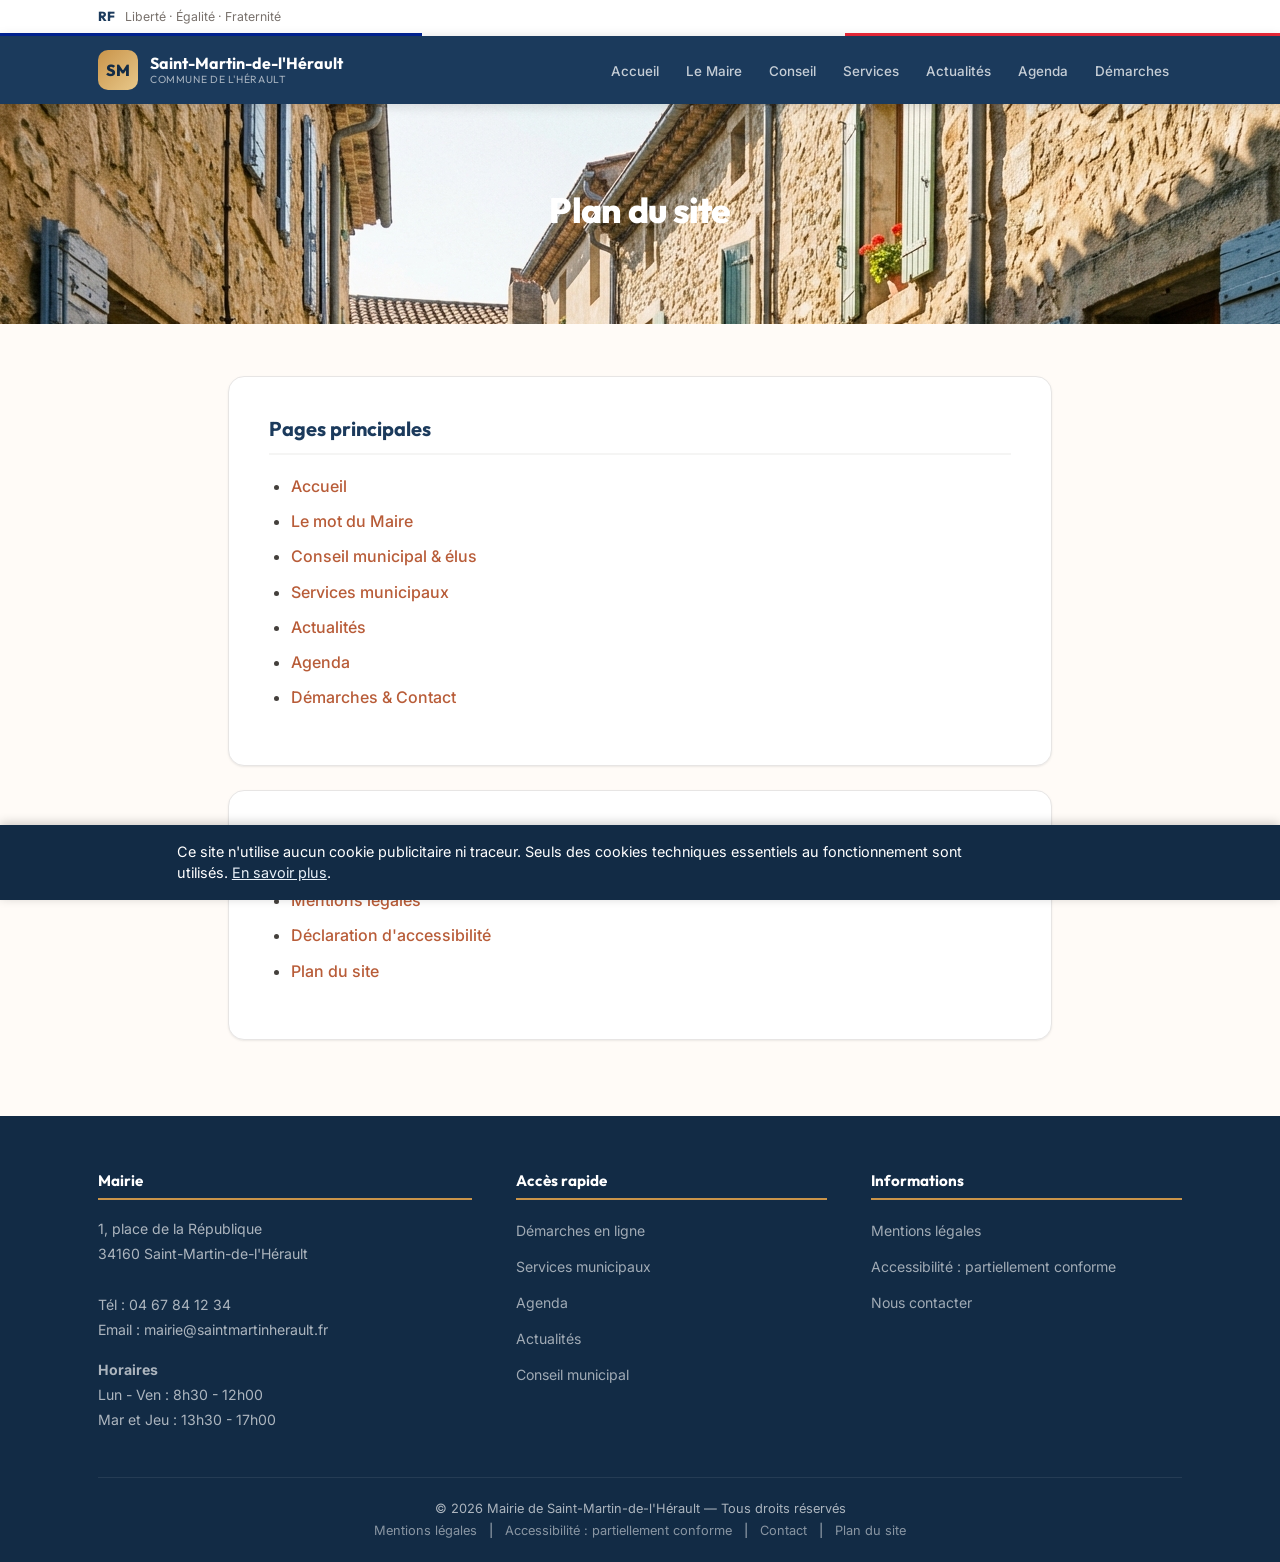
<file: sitemap.html>
<!DOCTYPE html><html lang="fr"><head><meta charset="UTF-8"><meta name="viewport" content="width=device-width, initial-scale=1.0"><title>Plan du site | Mairie de Saint-Martin-de-l'H&eacute;rault</title><link rel="stylesheet" href="styles.css"></head><body><a href="#contenu" class="skip-link">Aller au contenu principal</a><div class="bandeau-rf"><div class="container"><span class="rf-logo">RF</span> <span class="rf-devise">Libert&eacute; &middot; &Eacute;galit&eacute; &middot; Fraternit&eacute;</span></div></div><header class="site-header" role="banner"><div class="header-main"><div class="site-identity"><div class="blason">SM</div><h1>Saint-Martin-de-l'H&eacute;rault<small>Commune de l'H&eacute;rault</small></h1></div><button class="nav-toggle" aria-label="Menu" aria-expanded="false">&#9776;</button><nav class="nav-main" role="navigation" aria-label="Navigation principale"><ul><li><a href="index.html">Accueil</a></li><li><a href="mot-du-maire.html">Le Maire</a></li><li><a href="conseil-municipal.html">Conseil</a></li><li><a href="services.html">Services</a></li><li><a href="actualites.html">Actualit&eacute;s</a></li><li><a href="agenda.html">Agenda</a></li><li><a href="demarches.html">D&eacute;marches</a></li></ul></nav></div></header><main id="contenu"><section class="page-banner" style="background-image:url('./images/rue-village.jpg')"><div class="banner-content"><h2>Plan du site</h2></div></section><div class="page-content"><div class="container"><div class="content-block"><h3>Pages principales</h3><nav aria-label="Plan du site"><ul><li><a href="index.html">Accueil</a></li><li><a href="mot-du-maire.html">Le mot du Maire</a></li><li><a href="conseil-municipal.html">Conseil municipal &amp; &eacute;lus</a></li><li><a href="services.html">Services municipaux</a></li><li><a href="actualites.html">Actualit&eacute;s</a></li><li><a href="agenda.html">Agenda</a></li><li><a href="demarches.html">D&eacute;marches &amp; Contact</a></li></ul></nav></div><div class="content-block"><h3>Informations l&eacute;gales</h3><ul><li><a href="mentions-legales.html">Mentions l&eacute;gales</a></li><li><a href="accessibilite.html">D&eacute;claration d'accessibilit&eacute;</a></li><li><a href="sitemap.html">Plan du site</a></li></ul></div></div></div></main><footer class="site-footer" role="contentinfo"><div class="container"><div class="footer-grid"><div class="footer-col"><h4>Mairie</h4><p>1, place de la R&eacute;publique<br>34160 Saint-Martin-de-l'H&eacute;rault<br><br>T&eacute;l&nbsp;: 04 67 84 12 34<br>Email&nbsp;: mairie@saintmartinherault.fr</p><p style="margin-top:14px"><strong>Horaires</strong><br>Lun - Ven&nbsp;: 8h30 - 12h00<br>Mar et Jeu&nbsp;: 13h30 - 17h00</p></div><div class="footer-col"><h4>Acc&egrave;s rapide</h4><ul><li><a href="demarches.html">D&eacute;marches en ligne</a></li><li><a href="services.html">Services municipaux</a></li><li><a href="agenda.html">Agenda</a></li><li><a href="actualites.html">Actualit&eacute;s</a></li><li><a href="conseil-municipal.html">Conseil municipal</a></li></ul></div><div class="footer-col"><h4>Informations</h4><ul><li><a href="mentions-legales.html">Mentions l&eacute;gales</a></li><li><a href="accessibilite.html">Accessibilit&eacute;&nbsp;: partiellement conforme</a></li><li><a href="demarches.html#contact">Nous contacter</a></li></ul></div></div><div class="footer-bottom"><p>&copy; 2026 Mairie de Saint-Martin-de-l'H&eacute;rault &mdash; Tous droits r&eacute;serv&eacute;s</p><p><a href="mentions-legales.html">Mentions l&eacute;gales</a> | <a href="accessibilite.html">Accessibilit&eacute;&nbsp;: partiellement conforme</a> | <a href="demarches.html#contact">Contact</a> | <a href="sitemap.html">Plan du site</a></p></div></div></footer><div id="cookie-banner" class="cookie-banner" role="region" aria-label="Information cookies" style="display:none"><p>Ce site n'utilise aucun cookie publicitaire ni traceur. Seuls des cookies techniques essentiels au fonctionnement sont utilis&eacute;s. <a href="mentions-legales.html" style="color:var(--bleu-soft);text-decoration:underline">En savoir plus</a>.</p><button class="cookie-btn" type="button">Compris</button></div><script src="main.js"></script></body></html>
</file>
<file: styles.css>
/* ============================================
   MAIRIE DE SAINT-MARTIN-DE-L'HÃÂÃÂRAULT
   Design v3 ÃÂ¢ÃÂÃÂ Chaleureux & MÃÂÃÂ©diterranÃÂÃÂ©en
   ============================================ */
@import url('https://fonts.googleapis.com/css2?family=Inter:wght@400;500;600;700&family=Outfit:wght@600;700;800&display=swap');

:root {
  --bleu: #1B3A5C;
  --bleu-dark: #122B45;
  --bleu-light: #2C5F8A;
  --bleu-accent: #3478B2;
  --bleu-soft: #E8F0F8;

  --terre: #B85C38;
  --terre-light: #D4865E;
  --terre-soft: #FAF0EA;
  --ocre: #C9944A;
  --ocre-light: #E8C88A;
  --ocre-soft: #FDF6EC;
  --olive: #6B7F4E;
  --olive-soft: #F0F3EC;

  --warm-50: #FFFBF7;
  --warm-100: #FFF7F0;
  --warm-200: #FCEEE0;
  --gris-50: #FAFAF9;
  --gris-100: #F5F5F4;
  --gris-200: #E7E5E4;
  --gris-300: #D6D3D1;
  --gris-400: #A8A29E;
  --gris-500: #78716C;
  --gris-600: #57534E;
  --gris-700: #44403C;
  --gris-800: #292524;
  --gris-900: #1C1917;
  --blanc: #FFFFFF;
  --rouge: #DC2626;
  --vert: #16A34A;

  --font-body: 'Inter', system-ui, sans-serif;
  --font-heading: 'Outfit', system-ui, sans-serif;
  --max-w: 1140px;
  --header-h: 68px;
  --ease: cubic-bezier(.4,0,.2,1);
  --radius: 10px;
  --radius-lg: 16px;
  --shadow-sm: 0 1px 3px rgba(0,0,0,.05), 0 1px 2px rgba(0,0,0,.04);
  --shadow: 0 4px 16px rgba(0,0,0,.06);
  --shadow-lg: 0 10px 32px rgba(0,0,0,.08);
}

*,*::before,*::after{margin:0;padding:0;box-sizing:border-box}
html{scroll-behavior:smooth;font-size:16px}
body{font-family:var(--font-body);color:var(--gris-700);background:var(--warm-50);line-height:1.75;min-height:100vh;display:flex;flex-direction:column;-webkit-font-smoothing:antialiased}
main{flex:1}
a{color:var(--bleu-accent);text-decoration:none;transition:color .25s var(--ease)}
a:hover{color:var(--terre)}
img{max-width:100%;height:auto;display:block}
h1,h2,h3,h4,h5{font-family:var(--font-heading);color:var(--bleu);line-height:1.2;font-weight:700}

.skip-link{position:absolute;top:-100%;left:50%;transform:translateX(-50%);background:var(--bleu);color:#fff;padding:10px 24px;border-radius:0 0 var(--radius) var(--radius);z-index:10000;font-weight:600;font-size:.9rem}
.skip-link:focus{top:0;text-decoration:none;color:#fff}

/* === ACCESSIBILITÃÂ : focus clavier visible (RGAA) === */
*:focus-visible{outline:3px solid var(--bleu-accent);outline-offset:2px;border-radius:2px}
*:focus:not(:focus-visible){outline:none}


/* === BANDEAU RF === */
.bandeau-rf{background:#fff;border-bottom:3px solid;border-image:linear-gradient(90deg,#002395 33%,#fff 33% 66%,#ED2939 66%) 1;padding:5px 0}
.bandeau-rf .container{display:flex;align-items:center;gap:10px;font-size:.77rem;color:var(--gris-500)}
.bandeau-rf .rf-logo{font-weight:800;color:var(--bleu);font-size:.82rem;font-family:var(--font-heading)}

/* === HEADER === */
.site-header{background:var(--bleu);color:#fff;position:sticky;top:0;z-index:1000;box-shadow:0 2px 12px rgba(0,0,0,.15)}
.header-main{display:flex;align-items:center;justify-content:space-between;padding:0 28px;height:var(--header-h);max-width:var(--max-w);margin:0 auto}
.site-identity{display:flex;align-items:center;gap:12px}
.site-identity .blason{width:40px;height:40px;background:linear-gradient(135deg,var(--ocre),var(--ocre-light));border-radius:10px;display:flex;align-items:center;justify-content:center;font-size:1rem;font-weight:800;color:var(--bleu-dark);font-family:var(--font-heading)}
.site-identity h1{font-size:1rem;font-weight:700;color:#fff;line-height:1.2}
.site-identity h1 small{display:block;font-size:.65rem;font-weight:400;opacity:.6;letter-spacing:.06em;text-transform:uppercase;margin-top:1px}

.nav-main ul{display:flex;list-style:none;gap:1px}
.nav-main a{color:rgba(255,255,255,.75);padding:7px 13px;border-radius:8px;font-size:.84rem;font-weight:500;transition:all .25s var(--ease);text-decoration:none;white-space:nowrap}
.nav-main a:hover,.nav-main a:focus{background:rgba(255,255,255,.12);color:#fff;text-decoration:none}
.nav-main a.active{background:rgba(255,255,255,.15);color:#fff}
.nav-toggle{display:none;background:none;border:1.5px solid rgba(255,255,255,.35);color:#fff;padding:7px 11px;border-radius:8px;cursor:pointer;font-size:1.1rem;transition:all .25s var(--ease)}
.nav-toggle:hover{background:rgba(255,255,255,.1)}

.container{max-width:var(--max-w);margin:0 auto;padding:0 28px}

/* === HERO === */
.hero{position:relative;color:#fff;padding:0;min-height:480px;display:flex;align-items:center;overflow:hidden}
.hero-bg{position:absolute;inset:0;background-size:cover;background-position:center;z-index:0}
.hero-bg::after{content:'';position:absolute;inset:0;background:linear-gradient(135deg,rgba(18,43,69,.82) 0%,rgba(27,58,92,.65) 40%,rgba(44,95,138,.5) 100%)}
.hero-content{position:relative;z-index:1;padding:80px 0;width:100%;text-align:center}
.hero h2{font-size:2.8rem;font-weight:800;color:#fff;margin-bottom:16px;letter-spacing:-.02em;text-shadow:0 2px 20px rgba(0,0,0,.2)}
.hero p{font-size:1.15rem;opacity:.9;max-width:560px;margin:0 auto 36px;line-height:1.7}
.hero-buttons{display:flex;gap:14px;justify-content:center;flex-wrap:wrap}

/* === BOUTONS === */
.btn{display:inline-flex;align-items:center;gap:8px;padding:13px 28px;border-radius:10px;font-weight:600;font-size:.9rem;cursor:pointer;transition:all .3s var(--ease);border:2px solid transparent;text-decoration:none;font-family:var(--font-body)}
.btn:hover{text-decoration:none;transform:translateY(-2px)}
.btn-primary{background:var(--terre);color:#fff;border-color:var(--terre);box-shadow:0 4px 12px rgba(184,92,56,.25)}
.btn-primary:hover{background:var(--terre-light);border-color:var(--terre-light);color:#fff;box-shadow:0 6px 20px rgba(184,92,56,.3)}
.btn-outline{background:rgba(255,255,255,.1);color:#fff;border-color:rgba(255,255,255,.35);backdrop-filter:blur(6px)}
.btn-outline:hover{background:rgba(255,255,255,.2);color:#fff;border-color:rgba(255,255,255,.6)}
.btn-secondary{background:var(--bleu-accent);color:#fff;box-shadow:0 4px 12px rgba(52,120,178,.2)}
.btn-secondary:hover{background:var(--bleu-light);color:#fff}
.btn-warm{background:var(--ocre);color:#fff;box-shadow:0 4px 12px rgba(201,148,74,.25)}
.btn-warm:hover{background:var(--ocre-light);color:var(--gris-800)}

/* === SECTIONS === */
.section{padding:72px 0}
.section-warm{background:var(--warm-100)}
.section-alt{background:var(--blanc)}
.section-title{font-size:1.85rem;text-align:center;margin-bottom:10px;font-weight:800;letter-spacing:-.02em}
.section-subtitle{text-align:center;color:var(--gris-500);margin-bottom:48px;font-size:1rem;max-width:480px;margin-left:auto;margin-right:auto}
.section-divider{width:48px;height:3px;background:linear-gradient(90deg,var(--terre),var(--ocre));border-radius:3px;margin:0 auto 48px;border:none}

/* === CARDS === */
.cards-grid{display:grid;grid-template-columns:repeat(auto-fill,minmax(300px,1fr));gap:24px}
.card{background:var(--blanc);border-radius:var(--radius-lg);overflow:hidden;box-shadow:var(--shadow-sm);transition:all .3s var(--ease);border:1px solid var(--gris-200)}
.card:hover{box-shadow:var(--shadow-lg);transform:translateY(-4px)}
.card-icon{width:52px;height:52px;border-radius:14px;display:flex;align-items:center;justify-content:center;font-size:1.4rem;margin-bottom:16px;transition:transform .35s var(--ease)}
.card-icon.blue{background:var(--bleu-soft);color:var(--bleu)}
.card-icon.warm{background:var(--terre-soft);color:var(--terre)}
.card-icon.ocre{background:var(--ocre-soft);color:var(--ocre)}
.card-icon.olive{background:var(--olive-soft);color:var(--olive)}
.card:hover .card-icon{transform:scale(1.1)}
.card-body{padding:28px}
.card-body h3{font-size:1.1rem;margin-bottom:8px;font-weight:700}
.card-body p{color:var(--gris-500);font-size:.9rem;line-height:1.65}
.card-link{display:inline-flex;align-items:center;gap:4px;font-size:.85rem;font-weight:600;color:var(--terre);margin-top:12px;transition:gap .25s var(--ease)}
.card-link:hover{gap:8px;color:var(--bleu);text-decoration:none}

/* === PAGE INTÃÂÃÂRIEURE === */
.page-banner{position:relative;color:#fff;padding:0;min-height:220px;display:flex;align-items:center;overflow:hidden;text-align:center}
.page-banner .banner-bg{position:absolute;inset:0;background-size:cover;background-position:center}
.page-banner .banner-bg::after{content:'';position:absolute;inset:0;background:linear-gradient(135deg,rgba(18,43,69,.88),rgba(44,95,138,.75))}
.page-banner .banner-content{position:relative;z-index:1;padding:56px 0;width:100%}
.page-banner h2{font-size:2.2rem;color:#fff;margin-bottom:8px;font-weight:800;letter-spacing:-.02em}
.page-banner .breadcrumb{display:flex;gap:8px;justify-content:center;font-size:.88rem;opacity:.7}
.page-banner .breadcrumb a{color:rgba(255,255,255,.8)}
.page-banner .breadcrumb a:hover{color:#fff}

.page-content{padding:52px 0}
.page-content .container{max-width:880px}

.content-block{background:var(--blanc);border-radius:var(--radius-lg);padding:40px;box-shadow:var(--shadow-sm);margin-bottom:24px;border:1px solid var(--gris-200)}
.content-block h3{font-size:1.25rem;margin-bottom:18px;padding-bottom:12px;border-bottom:2px solid var(--gris-100);font-weight:700;color:var(--bleu)}
.content-block p{margin-bottom:14px;line-height:1.8}
.content-block ul,.content-block ol{margin:14px 0;padding-left:22px}
.content-block li{margin-bottom:8px;line-height:1.7}
.content-block a{color:var(--terre);font-weight:500}
.content-block a:hover{color:var(--bleu)}

/* === MAIRE === */
.maire-section{display:flex;gap:44px;align-items:flex-start}
.maire-photo{width:220px;height:280px;flex-shrink:0;border-radius:var(--radius-lg);overflow:hidden;box-shadow:var(--shadow)}
.maire-photo img{width:100%;height:100%;object-fit:cover}
.maire-text{flex:1}
.maire-text .signature{margin-top:24px;padding-top:16px;border-top:2px solid var(--gris-100);font-style:italic;color:var(--bleu);font-weight:600;font-size:1rem}

/* === ÃÂÃÂLUS === */
.elus-grid{display:grid;grid-template-columns:repeat(auto-fill,minmax(190px,1fr));gap:20px}
.elu-card{text-align:center;padding:24px 14px;background:var(--blanc);border-radius:var(--radius-lg);transition:all .3s var(--ease);border:1px solid var(--gris-200)}
.elu-card:hover{transform:translateY(-3px);box-shadow:var(--shadow)}
.elu-avatar{width:68px;height:68px;border-radius:50%;margin:0 auto 12px;background:var(--bleu);color:#fff;display:flex;align-items:center;justify-content:center;font-size:1.4rem;font-weight:700;font-family:var(--font-heading)}
.elu-card h4{font-size:.9rem;margin-bottom:3px;font-weight:700}
.elu-card .elu-role{font-size:.78rem;color:var(--gris-500);line-height:1.4}
.elu-maire{border:2px solid var(--ocre);background:var(--ocre-soft)}
.elu-maire .elu-avatar{background:linear-gradient(135deg,var(--ocre),var(--terre));box-shadow:0 4px 12px rgba(201,148,74,.3)}

/* === SERVICES === */
.service-item{display:flex;gap:20px;padding:24px;background:var(--blanc);border-radius:var(--radius);margin-bottom:12px;align-items:flex-start;border:1px solid var(--gris-200);transition:all .25s var(--ease)}
.service-item:hover{box-shadow:var(--shadow);border-color:var(--gris-300)}
.service-item .service-icon{width:48px;height:48px;border-radius:12px;flex-shrink:0;display:flex;align-items:center;justify-content:center;font-size:1.3rem}
.service-item .service-icon.blue{background:var(--bleu-soft);color:var(--bleu)}
.service-item .service-icon.warm{background:var(--terre-soft);color:var(--terre)}
.service-item .service-icon.ocre{background:var(--ocre-soft);color:var(--ocre)}
.service-item .service-icon.olive{background:var(--olive-soft);color:var(--olive)}
.service-item h4{margin-bottom:6px;font-size:1rem;font-weight:700;color:var(--bleu)}
.service-item p{font-size:.88rem;color:var(--gris-500);margin-bottom:4px;line-height:1.6}
.service-hours{font-size:.82rem;color:var(--terre);font-weight:600}

/* === ACTUALITÃÂÃÂS === */
.actu-card .actu-img{height:200px;overflow:hidden;position:relative}
.actu-card .actu-img img{width:100%;height:100%;object-fit:cover;transition:transform .5s var(--ease)}
.actu-card:hover .actu-img img{transform:scale(1.05)}
.actu-card .actu-date{display:inline-block;background:var(--terre);color:#fff;padding:4px 12px;border-radius:6px;font-size:.76rem;font-weight:600;margin-bottom:12px}
.actu-card .card-body h3 a{color:var(--bleu);transition:color .25s var(--ease)}
.actu-card .card-body h3 a:hover{color:var(--terre);text-decoration:none}

/* === AGENDA === */
.agenda-item{display:flex;gap:20px;padding:22px;background:var(--blanc);border-radius:var(--radius-lg);margin-bottom:14px;box-shadow:var(--shadow-sm);border:1px solid var(--gris-200);align-items:flex-start;transition:all .25s var(--ease)}
.agenda-item:hover{box-shadow:var(--shadow);transform:translateX(4px)}
.agenda-date-box{width:66px;text-align:center;flex-shrink:0;background:var(--bleu);color:#fff;border-radius:12px;padding:12px 6px}
.agenda-date-box .day{font-size:1.7rem;font-weight:800;display:block;line-height:1;font-family:var(--font-heading)}
.agenda-date-box .month{font-size:.68rem;text-transform:uppercase;letter-spacing:.06em;opacity:.8;margin-top:2px}
.agenda-info h4{font-size:1rem;margin-bottom:5px;font-weight:700;color:var(--bleu)}
.agenda-info p{font-size:.87rem;color:var(--gris-500);line-height:1.6}
.agenda-info .agenda-time{font-size:.8rem;color:var(--terre);font-weight:600;margin-top:5px}

/* === FORMULAIRE === */
.form-group{margin-bottom:22px}
.form-group label{display:block;margin-bottom:7px;font-weight:600;font-size:.88rem;color:var(--gris-700)}
.form-group .required{color:var(--rouge)}
.form-control{width:100%;padding:12px 16px;border:1.5px solid var(--gris-300);border-radius:var(--radius);font-size:.92rem;font-family:var(--font-body);transition:all .25s var(--ease);background:var(--blanc);color:var(--gris-800)}
.form-control:focus{outline:none;border-color:var(--bleu-accent);box-shadow:0 0 0 3px rgba(52,120,178,.1)}
select.form-control{appearance:none;background-image:url("data:image/svg+xml,%3Csvg xmlns='http://www.w3.org/2000/svg' width='12' height='12' viewBox='0 0 12 12'%3E%3Cpath d='M6 8L1 3h10z' fill='%2378716C'/%3E%3C/svg%3E");background-repeat:no-repeat;background-position:right 14px center;padding-right:36px}
textarea.form-control{min-height:140px;resize:vertical}
.form-row{display:grid;grid-template-columns:1fr 1fr;gap:18px}
.form-check{display:flex;align-items:flex-start;gap:10px;font-size:.85rem;color:var(--gris-600);line-height:1.5}
.form-check input[type="checkbox"]{margin-top:3px;accent-color:var(--bleu-accent);width:16px;height:16px;flex-shrink:0}

/* === SIDEBAR / DÃÂÃÂMARCHES === */
.page-with-sidebar{display:grid;grid-template-columns:1fr 320px;gap:36px;max-width:var(--max-w)}
.sidebar .sidebar-block{background:var(--blanc);border-radius:var(--radius-lg);padding:24px;box-shadow:var(--shadow-sm);margin-bottom:20px;border:1px solid var(--gris-200)}
.sidebar .sidebar-block h3{font-size:.95rem;margin-bottom:16px;padding-bottom:10px;border-bottom:2px solid var(--terre-soft);color:var(--bleu);font-weight:700}
.sidebar .info-line{display:flex;gap:10px;margin-bottom:10px;font-size:.86rem;line-height:1.55}
.sidebar .info-line .icon{color:var(--terre);width:18px;text-align:center;flex-shrink:0;font-size:.9rem}
.sidebar a{color:var(--terre);font-weight:500}
.sidebar a:hover{color:var(--bleu)}

/* === ALERTE === */
.alert-banner{background:linear-gradient(90deg,var(--ocre-soft),var(--warm-100));border-bottom:2px solid var(--ocre-light);padding:12px 0;font-size:.88rem;text-align:center}
.alert-banner strong{color:var(--gris-800)}
.alert-banner a{color:var(--terre);font-weight:600}

/* === STATS === */
.stats-row{display:grid;grid-template-columns:repeat(4,1fr);gap:24px;margin:48px 0}
.stat-item{text-align:center;padding:32px 16px;background:var(--blanc);border-radius:var(--radius-lg);box-shadow:var(--shadow-sm);border:1px solid var(--gris-200);transition:all .3s var(--ease)}
.stat-item:hover{transform:translateY(-3px);box-shadow:var(--shadow)}
.stat-number{font-size:2.2rem;font-weight:800;line-height:1;font-family:var(--font-heading);color:var(--bleu)}
.stat-label{margin-top:8px;font-size:.85rem;color:var(--gris-500);font-weight:500}

/* === IMAGE SECTIONS === */
.img-banner{width:100%;height:280px;overflow:hidden;border-radius:var(--radius-lg);margin-bottom:28px;box-shadow:var(--shadow)}
.img-banner img{width:100%;height:100%;object-fit:cover}

/* === FOOTER === */
.site-footer{background:var(--bleu-dark);color:rgba(255,255,255,.65);padding:56px 0 0;margin-top:auto}
.footer-grid{display:grid;grid-template-columns:1.2fr 1fr 1fr;gap:44px;margin-bottom:44px}
.footer-col h4{color:#fff;font-size:.95rem;margin-bottom:16px;padding-bottom:8px;border-bottom:2px solid var(--ocre);font-family:var(--font-heading);font-weight:700}
.footer-col ul{list-style:none}
.footer-col li{margin-bottom:8px}
.footer-col a{color:rgba(255,255,255,.6);font-size:.88rem;transition:all .25s var(--ease)}
.footer-col a:hover{color:#fff;text-decoration:none}
.footer-col p{font-size:.88rem;line-height:1.8}
.footer-bottom{border-top:1px solid rgba(255,255,255,.08);padding:20px 0;text-align:center;font-size:.8rem}
.footer-bottom a{color:rgba(255,255,255,.5);margin:0 8px}
.footer-bottom a:hover{color:#fff}

/* === TABLE === */
table{width:100%;border-collapse:collapse;margin:14px 0}
th,td{padding:12px 16px;text-align:left;border-bottom:1px solid var(--gris-100)}
th{background:var(--bleu);color:#fff;font-weight:600;font-size:.84rem;text-transform:uppercase;letter-spacing:.03em}
tr:hover{background:var(--gris-50)}

/* === LIENS UTILES (demarches) === */
.link-list{list-style:none;padding:0}
.link-list li{padding:12px 0;border-bottom:1px solid var(--gris-100);display:flex;align-items:center;gap:10px}
.link-list li:last-child{border-bottom:none}
.link-list .link-icon{font-size:1.1rem;color:var(--terre);flex-shrink:0}
.link-list a{font-weight:500;color:var(--bleu);font-size:.92rem}
.link-list a:hover{color:var(--terre)}

/* === ANIMATIONS === */
@keyframes fadeInUp{from{opacity:0;transform:translateY(20px)}to{opacity:1;transform:translateY(0)}}
.animate-in{animation:fadeInUp .45s var(--ease) forwards}

/* === RESPONSIVE === */
@media(max-width:992px){
  .page-with-sidebar{grid-template-columns:1fr}
  .stats-row{grid-template-columns:repeat(2,1fr)}
  .footer-grid{grid-template-columns:1fr 1fr}
  .hero h2{font-size:2.2rem}
  .container{padding:0 20px}
}
@media(max-width:768px){
  .nav-toggle{display:block}
  .nav-main{display:none;position:absolute;top:var(--header-h);left:0;right:0;background:var(--bleu-dark);padding:12px;box-shadow:var(--shadow-lg)}
  .nav-main.open{display:block}
  .nav-main ul{flex-direction:column}
  .nav-main a{display:block;padding:12px 16px;border-radius:8px}
  .hero{min-height:380px}
  .hero h2{font-size:1.8rem}
  .hero p{font-size:.95rem}
  .section{padding:48px 0}
  .maire-section{flex-direction:column;align-items:center;text-align:center}
  .maire-photo{width:180px;height:230px}
  .content-block{padding:24px}
  .form-row{grid-template-columns:1fr}
  .elus-grid{grid-template-columns:repeat(2,1fr)}
  .cards-grid{grid-template-columns:1fr}
  .page-banner{min-height:160px}
  .page-banner h2{font-size:1.6rem}
  .footer-grid{grid-template-columns:1fr;gap:28px}
}
@media(max-width:480px){
  .stats-row{grid-template-columns:1fr 1fr;gap:12px}
  .stat-item{padding:24px 12px}
  .stat-number{font-size:1.6rem}
  .hero-buttons{flex-direction:column;align-items:center}
  .hero h2{font-size:1.5rem}
}
@media print{
  .site-header,.site-footer,.nav-main,.nav-toggle,.hero-buttons,.skip-link,.back-to-top,.alert-banner{display:none}
  body{color:#000;background:#fff}
  .content-block,.card{box-shadow:none;border:1px solid #ccc}
}

/* === BANDEAU COOKIES INFORMATIF === */
.cookie-banner{position:fixed;bottom:0;left:0;right:0;background:var(--bleu-dark);color:var(--blanc);padding:16px 24px;display:flex;align-items:center;justify-content:center;gap:20px;z-index:9999;font-size:.9rem;box-shadow:0 -2px 10px rgba(0,0,0,.2)}
.cookie-banner p{margin:0;line-height:1.5;max-width:800px}
.cookie-banner .cookie-btn{background:var(--blanc);color:var(--bleu-dark);border:none;padding:10px 24px;border-radius:6px;font-weight:600;cursor:pointer;white-space:nowrap;font-size:.9rem;transition:background .2s}
.cookie-banner .cookie-btn:hover{background:var(--bleu-soft)}
.cookie-banner .cookie-btn:focus-visible{outline:3px solid var(--blanc);outline-offset:2px}
@media(max-width:768px){.cookie-banner{flex-direction:column;text-align:center;gap:12px;padding:14px 16px}}
</file>
